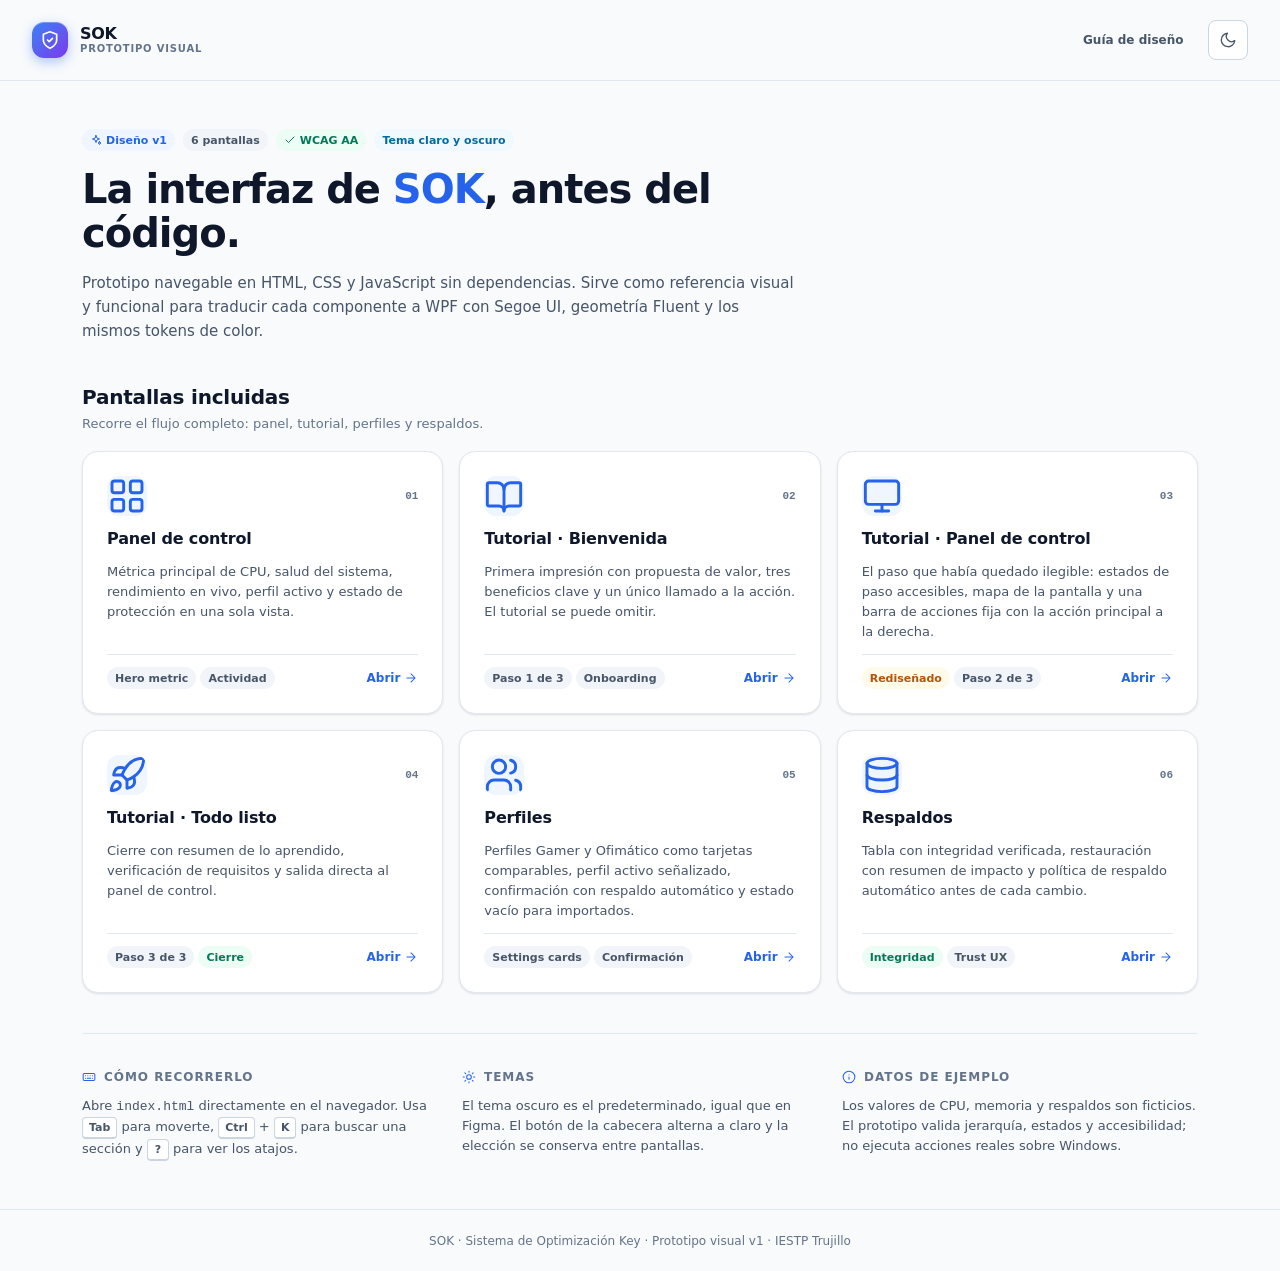
<file: docs/design/prototype/index.html>
<!DOCTYPE html>
<html lang="es" data-theme="dark">
<head>
  <meta charset="UTF-8">
  <meta name="viewport" content="width=device-width, initial-scale=1">
  <meta name="theme-color" content="#0B1120">
  <meta name="description" content="Prototipo visual navegable de SOK, Sistema de Optimización Key.">
  <title>SOK · Prototipo visual</title>
  <script>
    try {
      var stored = localStorage.getItem('sok-theme');
      document.documentElement.dataset.theme = stored === 'light' ? 'light' : 'dark';
    } catch (error) {
      document.documentElement.dataset.theme = 'dark';
    }
  </script>
  <link rel="stylesheet" href="tokens.css">
  <link rel="stylesheet" href="components.css">
  <link rel="stylesheet" href="layout.css">
  <link rel="stylesheet" href="motion.css">
</head>
<body class="cover">

  <header class="cover__header">
    <a class="cover__brand" href="index.html">
      <span class="logo-mark"><span data-icon="shield"></span></span>
      <span class="cover__brand-copy">
        <span class="cover__brand-name">SOK</span>
        <span class="cover__brand-tag">Prototipo visual</span>
      </span>
    </a>
    <div class="row">
      <a class="btn btn--ghost btn--sm" href="../README.md">Guía de diseño</a>
      <button class="theme-toggle" type="button" data-theme-toggle aria-pressed="true" aria-label="Cambiar a tema claro" data-tooltip="Cambiar tema">
        <span data-icon="moon" class="theme-toggle__moon icon"></span>
        <span data-icon="sun" class="theme-toggle__sun icon"></span>
      </button>
    </div>
  </header>

  <main class="cover__main">

    <div class="cover__intro">
      <div class="cover__badges">
        <span class="badge badge--accent"><span data-icon="sparkles"></span>Diseño v1</span>
        <span class="badge badge--neutral">6 pantallas</span>
        <span class="badge badge--success"><span data-icon="check"></span>WCAG AA</span>
        <span class="badge badge--info">Tema claro y oscuro</span>
      </div>
      <h1 class="cover__title">La interfaz de <em>SOK</em>, antes del código.</h1>
      <p class="cover__desc">
        Prototipo navegable en HTML, CSS y JavaScript sin dependencias. Sirve como referencia
        visual y funcional para traducir cada componente a WPF con Segoe UI, geometría Fluent
        y los mismos tokens de color.
      </p>
    </div>

    <section aria-labelledby="screens-title">
      <div class="section-heading" style="margin-bottom: var(--space-16);">
        <div class="section-heading__copy">
          <h2 class="section-heading__title" id="screens-title">Pantallas incluidas</h2>
          <p class="section-heading__desc">Recorre el flujo completo: panel, tutorial, perfiles y respaldos.</p>
        </div>
      </div>

      <div class="cover__grid">

        <a class="screen-card" href="screens/dashboard.html">
          <div class="screen-card__head">
            <span class="screen-card__icon" data-icon="dashboard"></span>
            <span class="screen-card__index">01</span>
          </div>
          <h3 class="screen-card__title">Panel de control</h3>
          <p class="screen-card__desc">
            Métrica principal de CPU, salud del sistema, rendimiento en vivo, perfil activo y
            estado de protección en una sola vista.
          </p>
          <div class="screen-card__foot">
            <div class="screen-card__tags">
              <span class="badge badge--neutral">Hero metric</span>
              <span class="badge badge--neutral">Actividad</span>
            </div>
            <span class="screen-card__cta">Abrir <span data-icon="arrow-right"></span></span>
          </div>
        </a>

        <a class="screen-card" href="screens/tutorial-welcome.html">
          <div class="screen-card__head">
            <span class="screen-card__icon" data-icon="book"></span>
            <span class="screen-card__index">02</span>
          </div>
          <h3 class="screen-card__title">Tutorial · Bienvenida</h3>
          <p class="screen-card__desc">
            Primera impresión con propuesta de valor, tres beneficios clave y un único llamado
            a la acción. El tutorial se puede omitir.
          </p>
          <div class="screen-card__foot">
            <div class="screen-card__tags">
              <span class="badge badge--neutral">Paso 1 de 3</span>
              <span class="badge badge--neutral">Onboarding</span>
            </div>
            <span class="screen-card__cta">Abrir <span data-icon="arrow-right"></span></span>
          </div>
        </a>

        <a class="screen-card" href="screens/tutorial-step02.html">
          <div class="screen-card__head">
            <span class="screen-card__icon" data-icon="monitor"></span>
            <span class="screen-card__index">03</span>
          </div>
          <h3 class="screen-card__title">Tutorial · Panel de control</h3>
          <p class="screen-card__desc">
            El paso que había quedado ilegible: estados de paso accesibles, mapa de la pantalla
            y una barra de acciones fija con la acción principal a la derecha.
          </p>
          <div class="screen-card__foot">
            <div class="screen-card__tags">
              <span class="badge badge--warning">Rediseñado</span>
              <span class="badge badge--neutral">Paso 2 de 3</span>
            </div>
            <span class="screen-card__cta">Abrir <span data-icon="arrow-right"></span></span>
          </div>
        </a>

        <a class="screen-card" href="screens/tutorial-final.html">
          <div class="screen-card__head">
            <span class="screen-card__icon" data-icon="rocket"></span>
            <span class="screen-card__index">04</span>
          </div>
          <h3 class="screen-card__title">Tutorial · Todo listo</h3>
          <p class="screen-card__desc">
            Cierre con resumen de lo aprendido, verificación de requisitos y salida directa al
            panel de control.
          </p>
          <div class="screen-card__foot">
            <div class="screen-card__tags">
              <span class="badge badge--neutral">Paso 3 de 3</span>
              <span class="badge badge--success">Cierre</span>
            </div>
            <span class="screen-card__cta">Abrir <span data-icon="arrow-right"></span></span>
          </div>
        </a>

        <a class="screen-card" href="screens/profiles.html">
          <div class="screen-card__head">
            <span class="screen-card__icon" data-icon="users"></span>
            <span class="screen-card__index">05</span>
          </div>
          <h3 class="screen-card__title">Perfiles</h3>
          <p class="screen-card__desc">
            Perfiles Gamer y Ofimático como tarjetas comparables, perfil activo señalizado,
            confirmación con respaldo automático y estado vacío para importados.
          </p>
          <div class="screen-card__foot">
            <div class="screen-card__tags">
              <span class="badge badge--neutral">Settings cards</span>
              <span class="badge badge--neutral">Confirmación</span>
            </div>
            <span class="screen-card__cta">Abrir <span data-icon="arrow-right"></span></span>
          </div>
        </a>

        <a class="screen-card" href="screens/backups.html">
          <div class="screen-card__head">
            <span class="screen-card__icon" data-icon="database"></span>
            <span class="screen-card__index">06</span>
          </div>
          <h3 class="screen-card__title">Respaldos</h3>
          <p class="screen-card__desc">
            Tabla con integridad verificada, restauración con resumen de impacto y política de
            respaldo automático antes de cada cambio.
          </p>
          <div class="screen-card__foot">
            <div class="screen-card__tags">
              <span class="badge badge--success">Integridad</span>
              <span class="badge badge--neutral">Trust UX</span>
            </div>
            <span class="screen-card__cta">Abrir <span data-icon="arrow-right"></span></span>
          </div>
        </a>

      </div>
    </section>

    <section class="cover__notes" aria-label="Notas del prototipo">
      <div class="cover__note">
        <h3 class="cover__note-title"><span data-icon="keyboard"></span>Cómo recorrerlo</h3>
        <p>
          Abre <code>index.html</code> directamente en el navegador. Usa <span class="kbd">Tab</span>
          para moverte, <span class="kbd">Ctrl</span> + <span class="kbd">K</span> para buscar una
          sección y <span class="kbd">?</span> para ver los atajos.
        </p>
      </div>
      <div class="cover__note">
        <h3 class="cover__note-title"><span data-icon="sun"></span>Temas</h3>
        <p>
          El tema oscuro es el predeterminado, igual que en Figma. El botón de la cabecera alterna
          a claro y la elección se conserva entre pantallas.
        </p>
      </div>
      <div class="cover__note">
        <h3 class="cover__note-title"><span data-icon="info"></span>Datos de ejemplo</h3>
        <p>
          Los valores de CPU, memoria y respaldos son ficticios. El prototipo valida jerarquía,
          estados y accesibilidad; no ejecuta acciones reales sobre Windows.
        </p>
      </div>
    </section>

  </main>

  <footer class="cover__footer">
    SOK · Sistema de Optimización Key · Prototipo visual v1 · IESTP Trujillo
  </footer>

  <script src="shell.js"></script>
  <script src="app.js"></script>
</body>
</html>
</file>
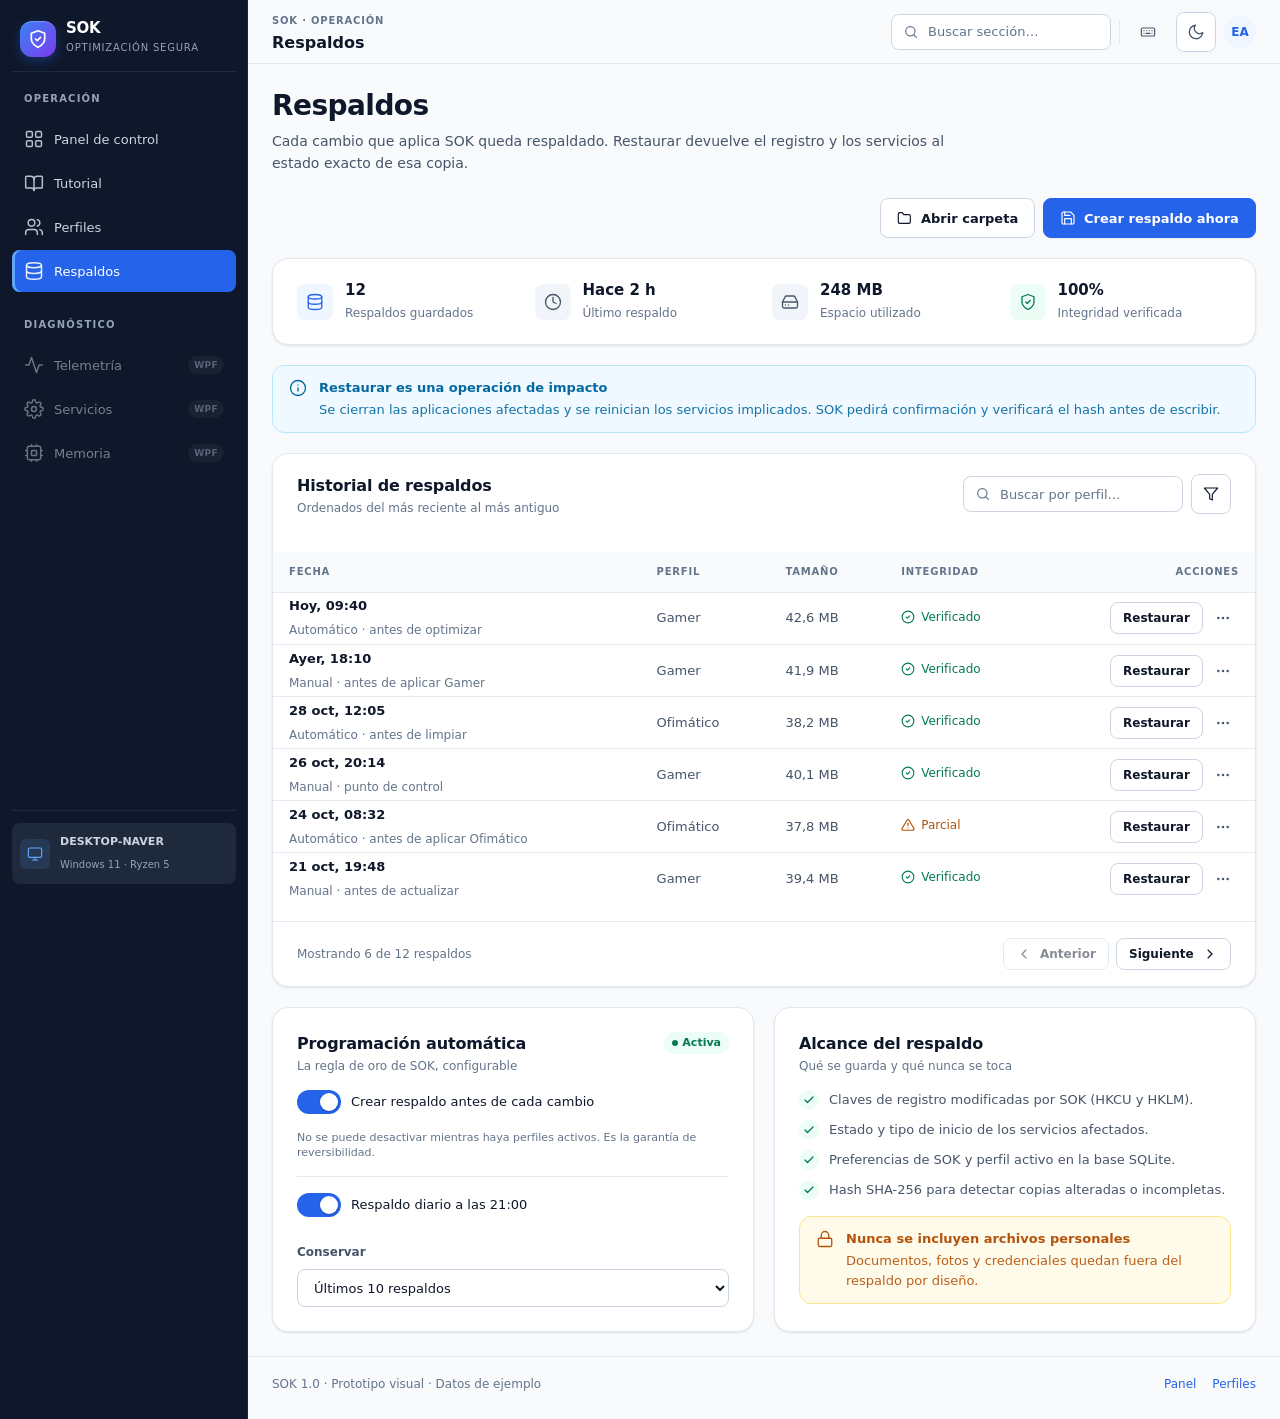
<file: docs/design/prototype/screens/backups.html>
<!DOCTYPE html>
<html lang="es" data-theme="dark">
<head>
  <meta charset="UTF-8">
  <meta name="viewport" content="width=device-width, initial-scale=1">
  <meta name="theme-color" content="#0B1120">
  <title>Respaldos · SOK</title>
  <script>
    try {
      var stored = localStorage.getItem('sok-theme');
      document.documentElement.dataset.theme = stored === 'light' ? 'light' : 'dark';
    } catch (error) {
      document.documentElement.dataset.theme = 'dark';
    }
  </script>
  <link rel="stylesheet" href="../tokens.css">
  <link rel="stylesheet" href="../components.css">
  <link rel="stylesheet" href="../layout.css">
  <link rel="stylesheet" href="../motion.css">
</head>
<body data-page="backups" data-title="Respaldos" data-section="Operación">

  <a class="skip-link" href="#main">Saltar al contenido</a>

  <div class="app">
    <aside id="sidebar-mount"></aside>

    <div class="main">
      <header id="header-mount"></header>

      <main class="content" id="main">

        <div class="page-head">
          <div class="page-head__copy">
            <h1 class="page-head__title">Respaldos</h1>
            <p class="page-head__desc">
              Cada cambio que aplica SOK queda respaldado. Restaurar devuelve el registro y los
              servicios al estado exacto de esa copia.
            </p>
          </div>
          <div class="page-head__actions">
            <button class="btn btn--secondary" type="button" data-toast="La carpeta de respaldos se abrirá en la versión WPF." data-toast-tone="info">
              <span data-icon="folder"></span>
              Abrir carpeta
            </button>
            <button class="btn btn--primary" type="button" data-dialog-open="dialog-backup">
              <span data-icon="save"></span>
              Crear respaldo ahora
            </button>
          </div>
        </div>

        <section class="backup-summary" aria-label="Resumen de respaldos">
          <div class="backup-summary__item">
            <span class="backup-summary__icon backup-summary__icon--accent"><span data-icon="database"></span></span>
            <div class="backup-summary__copy">
              <span class="backup-summary__value">12</span>
              <span class="backup-summary__label">Respaldos guardados</span>
            </div>
          </div>
          <div class="backup-summary__item">
            <span class="backup-summary__icon"><span data-icon="clock"></span></span>
            <div class="backup-summary__copy">
              <span class="backup-summary__value">Hace 2 h</span>
              <span class="backup-summary__label">Último respaldo</span>
            </div>
          </div>
          <div class="backup-summary__item">
            <span class="backup-summary__icon"><span data-icon="drive"></span></span>
            <div class="backup-summary__copy">
              <span class="backup-summary__value">248 MB</span>
              <span class="backup-summary__label">Espacio utilizado</span>
            </div>
          </div>
          <div class="backup-summary__item">
            <span class="backup-summary__icon backup-summary__icon--success"><span data-icon="shield"></span></span>
            <div class="backup-summary__copy">
              <span class="backup-summary__value">100%</span>
              <span class="backup-summary__label">Integridad verificada</span>
            </div>
          </div>
        </section>

        <div class="infobar infobar--info">
          <span class="infobar__icon" data-icon="info"></span>
          <div class="infobar__content">
            <strong class="infobar__title">Restaurar es una operación de impacto</strong>
            <span class="infobar__text">Se cierran las aplicaciones afectadas y se reinician los servicios implicados. SOK pedirá confirmación y verificará el hash antes de escribir.</span>
          </div>
        </div>

        <section class="card card--flush" aria-labelledby="history-title">
          <div class="card__header" style="padding: var(--space-20) var(--space-24);">
            <div class="card__heading">
              <h2 class="card__title" id="history-title">Historial de respaldos</h2>
              <p class="card__subtitle">Ordenados del más reciente al más antiguo</p>
            </div>
            <div class="card__actions">
              <div class="search" style="min-width: 180px;">
                <span data-icon="search"></span>
                <input class="search__input" type="search" placeholder="Buscar por perfil…" aria-label="Buscar respaldos por perfil">
              </div>
              <button class="btn btn--secondary btn--icon" type="button" aria-label="Filtrar respaldos" data-tooltip="Filtrar">
                <span data-icon="filter"></span>
              </button>
            </div>
          </div>

          <div class="table-wrap">
            <table class="table">
              <caption class="visually-hidden">Historial de respaldos con fecha, perfil, tamaño, integridad y acciones</caption>
              <thead>
                <tr>
                  <th scope="col">Fecha</th>
                  <th scope="col">Perfil</th>
                  <th scope="col">Tamaño</th>
                  <th scope="col">Integridad</th>
                  <th scope="col" style="text-align: right;">Acciones</th>
                </tr>
              </thead>
              <tbody>
                <tr>
                  <td>
                    <div class="table__primary">
                      <strong>Hoy, 09:40</strong>
                      <span>Automático · antes de optimizar</span>
                    </div>
                  </td>
                  <td>Gamer</td>
                  <td class="table__num">42,6 MB</td>
                  <td><span class="integrity integrity--ok"><span data-icon="check-circle"></span>Verificado</span></td>
                  <td>
                    <div class="table__actions">
                      <button class="btn btn--secondary btn--sm" type="button"
                              data-dialog-open="dialog-restore"
                              data-restore-date="Hoy, 09:40"
                              data-restore-profile="Gamer"
                              data-restore-size="42,6 MB"
                              data-restore-hash="a3f1…9c2e">Restaurar</button>
                      <button class="btn btn--ghost btn--icon btn--sm" type="button" aria-label="Más acciones" data-tooltip="Más acciones"
                              data-toast="Las acciones adicionales estarán disponibles en la versión WPF." data-toast-tone="info">
                        <span data-icon="more"></span>
                      </button>
                    </div>
                  </td>
                </tr>

                <tr>
                  <td>
                    <div class="table__primary">
                      <strong>Ayer, 18:10</strong>
                      <span>Manual · antes de aplicar Gamer</span>
                    </div>
                  </td>
                  <td>Gamer</td>
                  <td class="table__num">41,9 MB</td>
                  <td><span class="integrity integrity--ok"><span data-icon="check-circle"></span>Verificado</span></td>
                  <td>
                    <div class="table__actions">
                      <button class="btn btn--secondary btn--sm" type="button"
                              data-dialog-open="dialog-restore"
                              data-restore-date="Ayer, 18:10"
                              data-restore-profile="Gamer"
                              data-restore-size="41,9 MB"
                              data-restore-hash="7b40…1d88">Restaurar</button>
                      <button class="btn btn--ghost btn--icon btn--sm" type="button" aria-label="Más acciones" data-tooltip="Más acciones"
                              data-toast="Las acciones adicionales estarán disponibles en la versión WPF." data-toast-tone="info">
                        <span data-icon="more"></span>
                      </button>
                    </div>
                  </td>
                </tr>

                <tr>
                  <td>
                    <div class="table__primary">
                      <strong>28 oct, 12:05</strong>
                      <span>Automático · antes de limpiar</span>
                    </div>
                  </td>
                  <td>Ofimático</td>
                  <td class="table__num">38,2 MB</td>
                  <td><span class="integrity integrity--ok"><span data-icon="check-circle"></span>Verificado</span></td>
                  <td>
                    <div class="table__actions">
                      <button class="btn btn--secondary btn--sm" type="button"
                              data-dialog-open="dialog-restore"
                              data-restore-date="28 oct, 12:05"
                              data-restore-profile="Ofimático"
                              data-restore-size="38,2 MB"
                              data-restore-hash="c9e2…4a71">Restaurar</button>
                      <button class="btn btn--ghost btn--icon btn--sm" type="button" aria-label="Más acciones" data-tooltip="Más acciones"
                              data-toast="Las acciones adicionales estarán disponibles en la versión WPF." data-toast-tone="info">
                        <span data-icon="more"></span>
                      </button>
                    </div>
                  </td>
                </tr>

                <tr>
                  <td>
                    <div class="table__primary">
                      <strong>26 oct, 20:14</strong>
                      <span>Manual · punto de control</span>
                    </div>
                  </td>
                  <td>Gamer</td>
                  <td class="table__num">40,1 MB</td>
                  <td><span class="integrity integrity--ok"><span data-icon="check-circle"></span>Verificado</span></td>
                  <td>
                    <div class="table__actions">
                      <button class="btn btn--secondary btn--sm" type="button"
                              data-dialog-open="dialog-restore"
                              data-restore-date="26 oct, 20:14"
                              data-restore-profile="Gamer"
                              data-restore-size="40,1 MB"
                              data-restore-hash="e18c…77b3">Restaurar</button>
                      <button class="btn btn--ghost btn--icon btn--sm" type="button" aria-label="Más acciones" data-tooltip="Más acciones"
                              data-toast="Las acciones adicionales estarán disponibles en la versión WPF." data-toast-tone="info">
                        <span data-icon="more"></span>
                      </button>
                    </div>
                  </td>
                </tr>

                <tr>
                  <td>
                    <div class="table__primary">
                      <strong>24 oct, 08:32</strong>
                      <span>Automático · antes de aplicar Ofimático</span>
                    </div>
                  </td>
                  <td>Ofimático</td>
                  <td class="table__num">37,8 MB</td>
                  <td><span class="integrity integrity--warn"><span data-icon="alert-triangle"></span>Parcial</span></td>
                  <td>
                    <div class="table__actions">
                      <button class="btn btn--secondary btn--sm" type="button"
                              data-dialog-open="dialog-restore"
                              data-restore-date="24 oct, 08:32"
                              data-restore-profile="Ofimático"
                              data-restore-size="37,8 MB"
                              data-restore-hash="5d7a…0f16">Restaurar</button>
                      <button class="btn btn--ghost btn--icon btn--sm" type="button" aria-label="Más acciones" data-tooltip="Más acciones"
                              data-toast="Las acciones adicionales estarán disponibles en la versión WPF." data-toast-tone="info">
                        <span data-icon="more"></span>
                      </button>
                    </div>
                  </td>
                </tr>

                <tr>
                  <td>
                    <div class="table__primary">
                      <strong>21 oct, 19:48</strong>
                      <span>Manual · antes de actualizar</span>
                    </div>
                  </td>
                  <td>Gamer</td>
                  <td class="table__num">39,4 MB</td>
                  <td><span class="integrity integrity--ok"><span data-icon="check-circle"></span>Verificado</span></td>
                  <td>
                    <div class="table__actions">
                      <button class="btn btn--secondary btn--sm" type="button"
                              data-dialog-open="dialog-restore"
                              data-restore-date="21 oct, 19:48"
                              data-restore-profile="Gamer"
                              data-restore-size="39,4 MB"
                              data-restore-hash="2f90…6c47">Restaurar</button>
                      <button class="btn btn--ghost btn--icon btn--sm" type="button" aria-label="Más acciones" data-tooltip="Más acciones"
                              data-toast="Las acciones adicionales estarán disponibles en la versión WPF." data-toast-tone="info">
                        <span data-icon="more"></span>
                      </button>
                    </div>
                  </td>
                </tr>
              </tbody>
            </table>
          </div>

          <div class="card__footer" style="padding: var(--space-16) var(--space-24); margin: 0;">
            <span class="metric__meta">Mostrando 6 de 12 respaldos</span>
            <div class="card__actions">
              <button class="btn btn--secondary btn--sm" type="button" disabled>
                <span data-icon="chevron-left"></span>
                Anterior
              </button>
              <button class="btn btn--secondary btn--sm" type="button" data-toast="La paginación completa llega con la versión WPF." data-toast-tone="info">
                Siguiente
                <span data-icon="chevron-right"></span>
              </button>
            </div>
          </div>
        </section>

        <div class="grid grid--2">

          <section class="card" aria-labelledby="schedule-title">
            <div class="card__header">
              <div class="card__heading">
                <h2 class="card__title" id="schedule-title">Programación automática</h2>
                <p class="card__subtitle">La regla de oro de SOK, configurable</p>
              </div>
              <span class="badge badge--success badge--dot">Activa</span>
            </div>

            <div class="card__body">
              <label class="toggle">
                <input type="checkbox" checked>
                <span class="toggle__track"><span class="toggle__thumb"></span></span>
                <span class="toggle__label">Crear respaldo antes de cada cambio</span>
              </label>
              <p class="field__hint">No se puede desactivar mientras haya perfiles activos. Es la garantía de reversibilidad.</p>

              <hr class="divider">

              <label class="toggle">
                <input type="checkbox" checked>
                <span class="toggle__track"><span class="toggle__thumb"></span></span>
                <span class="toggle__label">Respaldo diario a las 21:00</span>
              </label>

              <div class="field" style="margin-top: var(--space-8);">
                <label class="field__label" for="retention">Conservar</label>
                <select class="select" id="retention">
                  <option>Últimos 10 respaldos</option>
                  <option>Últimos 20 respaldos</option>
                  <option>Últimos 30 días</option>
                  <option>Sin límite</option>
                </select>
              </div>
            </div>
          </section>

          <section class="card" aria-labelledby="scope-title">
            <div class="card__header">
              <div class="card__heading">
                <h2 class="card__title" id="scope-title">Alcance del respaldo</h2>
                <p class="card__subtitle">Qué se guarda y qué nunca se toca</p>
              </div>
            </div>

            <div class="card__body">
              <div class="checklist">
                <div class="checklist__item">
                  <span class="checklist__icon"><span data-icon="check"></span></span>
                  <span>Claves de registro modificadas por SOK (HKCU y HKLM).</span>
                </div>
                <div class="checklist__item">
                  <span class="checklist__icon"><span data-icon="check"></span></span>
                  <span>Estado y tipo de inicio de los servicios afectados.</span>
                </div>
                <div class="checklist__item">
                  <span class="checklist__icon"><span data-icon="check"></span></span>
                  <span>Preferencias de SOK y perfil activo en la base SQLite.</span>
                </div>
                <div class="checklist__item">
                  <span class="checklist__icon"><span data-icon="check"></span></span>
                  <span>Hash SHA-256 para detectar copias alteradas o incompletas.</span>
                </div>
              </div>

              <div class="infobar infobar--warning">
                <span class="infobar__icon" data-icon="lock"></span>
                <div class="infobar__content">
                  <strong class="infobar__title">Nunca se incluyen archivos personales</strong>
                  <span class="infobar__text">Documentos, fotos y credenciales quedan fuera del respaldo por diseño.</span>
                </div>
              </div>
            </div>
          </section>
        </div>

      </main>

      <footer class="footer">
        <span>SOK 1.0 · Prototipo visual · Datos de ejemplo</span>
        <div class="footer__links">
          <a href="dashboard.html">Panel</a>
          <a href="profiles.html">Perfiles</a>
        </div>
      </footer>
    </div>
  </div>

  <!-- Restaurar -->
  <div class="dialog" id="dialog-restore" role="dialog" aria-modal="true" aria-labelledby="restore-title" aria-hidden="true" hidden>
    <div class="dialog__backdrop"></div>
    <div class="dialog__panel">
      <div class="dialog__header">
        <div class="dialog__heading">
          <span class="dialog__icon" style="background: var(--color-danger-bg); color: var(--color-danger-fg);">
            <span data-icon="rotate-ccw"></span>
          </span>
          <div>
            <h2 class="dialog__title" id="restore-title">Restaurar respaldo</h2>
            <p class="dialog__subtitle"><span data-fill="date">Hoy, 09:40</span> · perfil <span data-fill="profile">Gamer</span></p>
          </div>
        </div>
        <button class="btn btn--ghost btn--icon btn--sm" type="button" data-dialog-close aria-label="Cerrar">
          <span data-icon="x"></span>
        </button>
      </div>

      <div class="dialog__body">
        <div class="infobar infobar--danger">
          <span class="infobar__icon" data-icon="alert-triangle"></span>
          <div class="infobar__content">
            <strong class="infobar__title">Se sobrescribirá el estado actual</strong>
            <span class="infobar__text">Las claves y servicios modificados después de este respaldo volverán a su valor anterior. Los archivos personales no se ven afectados.</span>
          </div>
        </div>

        <dl class="dialog__summary">
          <div class="dialog__summary-row"><dt>Fecha del respaldo</dt><dd data-fill="date">Hoy, 09:40</dd></div>
          <div class="dialog__summary-row"><dt>Perfil</dt><dd data-fill="profile">Gamer</dd></div>
          <div class="dialog__summary-row"><dt>Tamaño</dt><dd data-fill="size">42,6 MB</dd></div>
          <div class="dialog__summary-row"><dt>Hash SHA-256</dt><dd><code data-fill="hash">a3f1…9c2e</code></dd></div>
          <div class="dialog__summary-row"><dt>Servicios a reiniciar</dt><dd>4</dd></div>
        </dl>

        <label class="toggle">
          <input type="checkbox" data-guard="restore-confirm">
          <span class="toggle__track"><span class="toggle__thumb"></span></span>
          <span class="toggle__label">Entiendo que se reiniciarán los servicios afectados</span>
        </label>
      </div>

      <div class="dialog__footer">
        <button class="btn btn--secondary" type="button" data-dialog-close data-autofocus>Cancelar</button>
        <button class="btn btn--danger" id="restore-confirm" type="button" disabled data-dialog-close
                data-toast-title="Respaldo restaurado"
                data-toast="El estado anterior quedó aplicado. Los servicios se reiniciaron correctamente."
                data-toast-tone="success">
          Restaurar respaldo
        </button>
      </div>
    </div>
  </div>

  <!-- Crear respaldo -->
  <div class="dialog" id="dialog-backup" role="dialog" aria-modal="true" aria-labelledby="backup-title" aria-hidden="true" hidden>
    <div class="dialog__backdrop"></div>
    <div class="dialog__panel">
      <div class="dialog__header">
        <div class="dialog__heading">
          <span class="dialog__icon" style="background: var(--color-accent-subtle); color: var(--color-accent-default);">
            <span data-icon="save"></span>
          </span>
          <div>
            <h2 class="dialog__title" id="backup-title">Crear un respaldo</h2>
            <p class="dialog__subtitle">Copia de seguridad del estado actual</p>
          </div>
        </div>
        <button class="btn btn--ghost btn--icon btn--sm" type="button" data-dialog-close aria-label="Cerrar">
          <span data-icon="x"></span>
        </button>
      </div>

      <div class="dialog__body">
        <p>Se guardarán las claves de registro y el estado de los servicios modificados por SOK. El respaldo se verifica con SHA-256 al finalizar.</p>
        <dl class="dialog__summary">
          <div class="dialog__summary-row"><dt>Contenido</dt><dd>Registro + servicios</dd></div>
          <div class="dialog__summary-row"><dt>Tamaño estimado</dt><dd>42,6 MB</dd></div>
          <div class="dialog__summary-row"><dt>Ubicación</dt><dd>%LOCALAPPDATA%\SOK\Backups</dd></div>
        </dl>
      </div>

      <div class="dialog__footer">
        <button class="btn btn--secondary" type="button" data-dialog-close data-autofocus>Cancelar</button>
        <button class="btn btn--primary" type="button" data-dialog-close
                data-toast-title="Respaldo creado"
                data-toast="42,6 MB · integridad verificada con SHA-256."
                data-toast-tone="success">
          Crear respaldo
        </button>
      </div>
    </div>
  </div>

  <script src="../shell.js"></script>
  <script src="../app.js"></script>
</body>
</html>
</file>
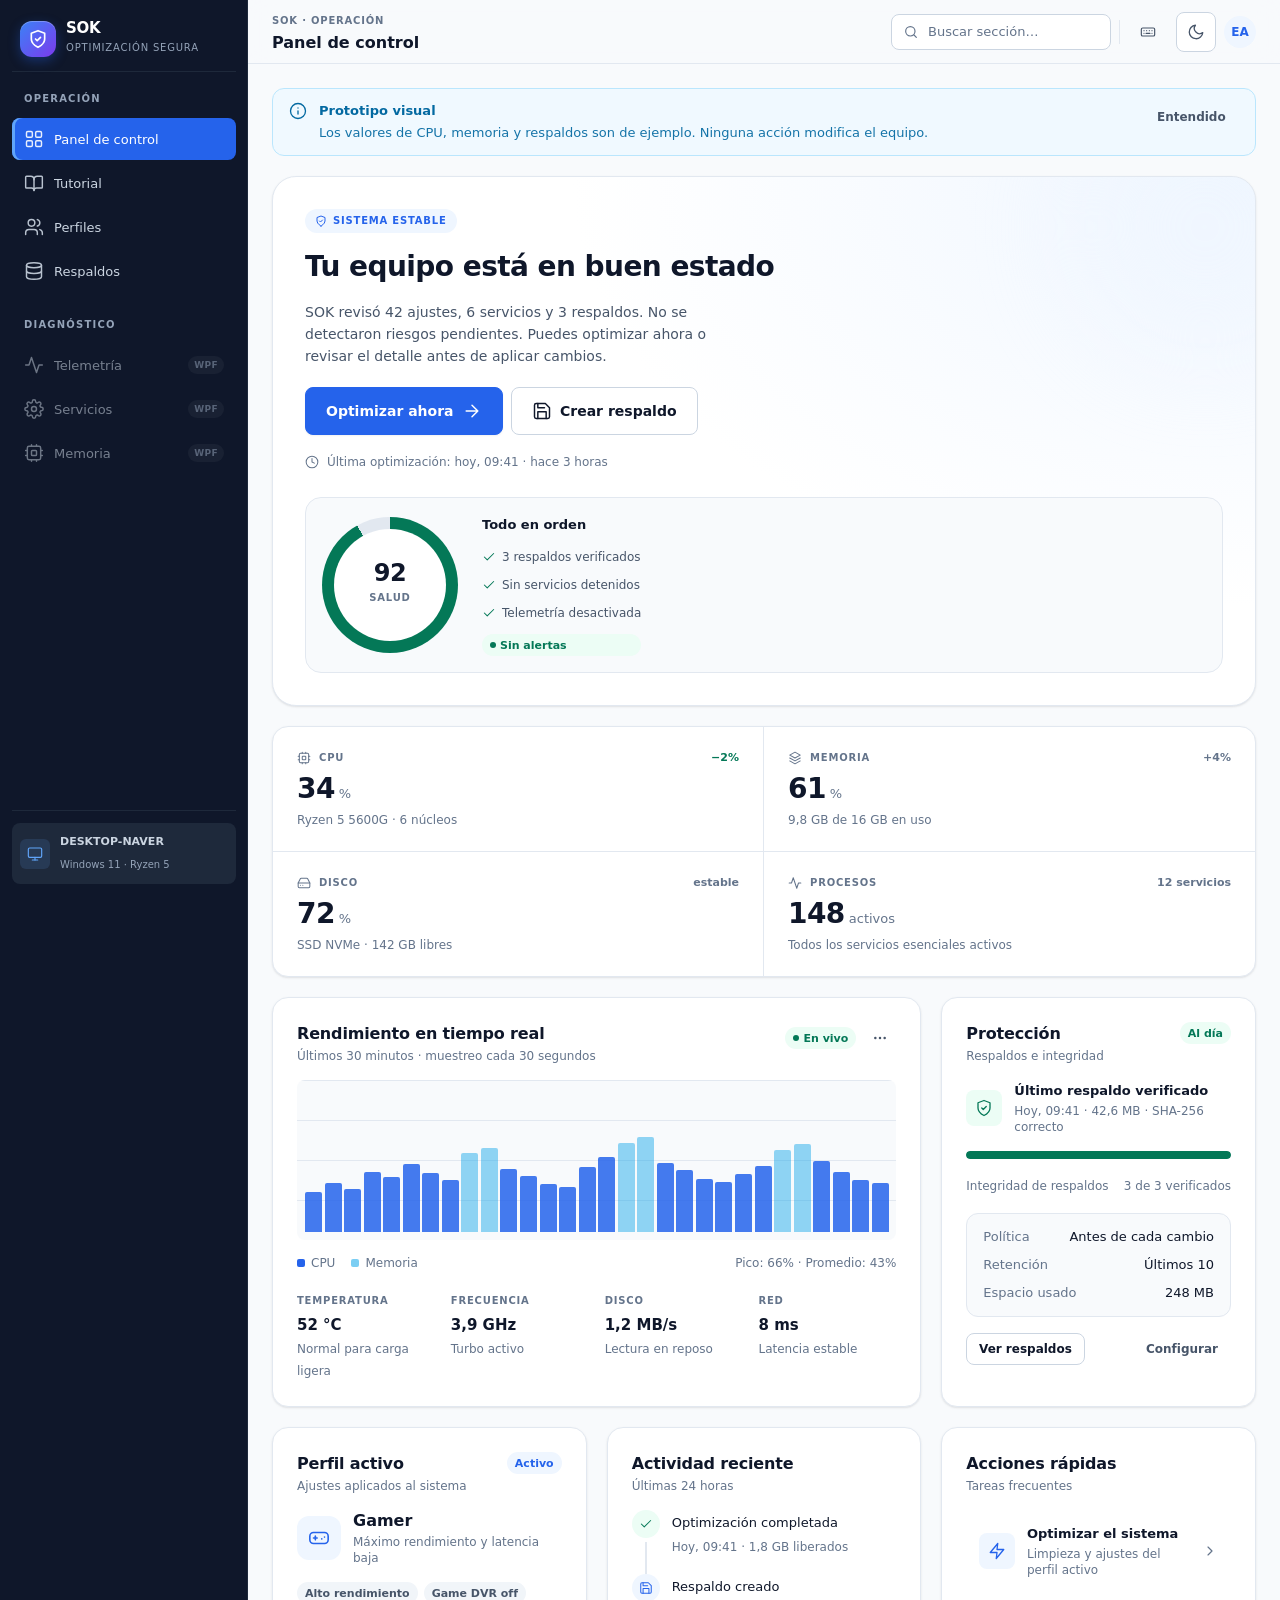
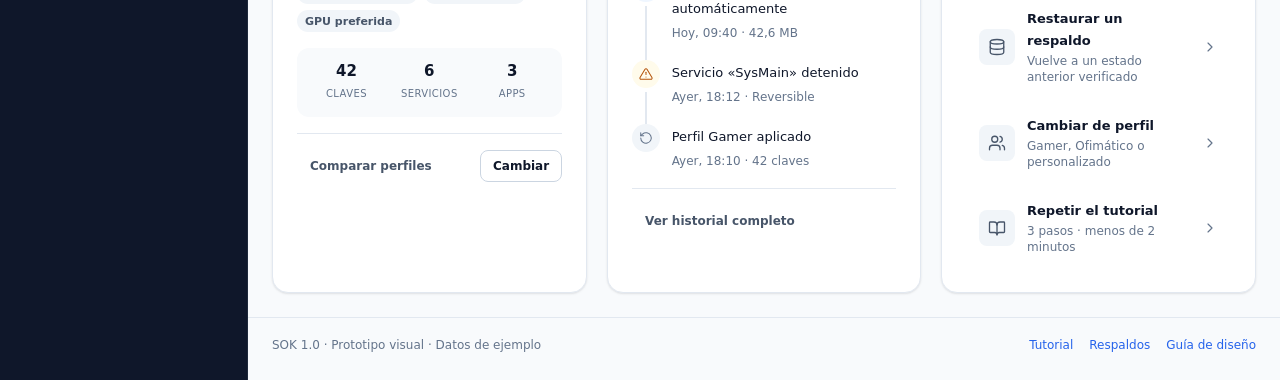
<file: docs/design/prototype/screens/dashboard.html>
<!DOCTYPE html>
<html lang="es" data-theme="dark">
<head>
  <meta charset="UTF-8">
  <meta name="viewport" content="width=device-width, initial-scale=1">
  <meta name="theme-color" content="#0B1120">
  <title>Panel de control · SOK</title>
  <script>
    try {
      var stored = localStorage.getItem('sok-theme');
      document.documentElement.dataset.theme = stored === 'light' ? 'light' : 'dark';
    } catch (error) {
      document.documentElement.dataset.theme = 'dark';
    }
  </script>
  <link rel="stylesheet" href="../tokens.css">
  <link rel="stylesheet" href="../components.css">
  <link rel="stylesheet" href="../layout.css">
  <link rel="stylesheet" href="../motion.css">
</head>
<body data-page="dashboard" data-title="Panel de control" data-section="Operación">

  <a class="skip-link" href="#main">Saltar al contenido</a>

  <div class="app">
    <aside id="sidebar-mount"></aside>

    <div class="main">
      <header id="header-mount"></header>

      <main class="content" id="main">

        <div class="infobar infobar--info" id="demo-note">
          <span class="infobar__icon" data-icon="info"></span>
          <div class="infobar__content">
            <strong class="infobar__title">Prototipo visual</strong>
            <span class="infobar__text">Los valores de CPU, memoria y respaldos son de ejemplo. Ninguna acción modifica el equipo.</span>
          </div>
          <button class="btn btn--ghost btn--sm" type="button" data-dismiss="demo-note">Entendido</button>
        </div>

        <section class="hero" aria-labelledby="hero-title">
          <div class="hero__copy">
            <span class="hero__eyebrow"><span data-icon="shield"></span>Sistema estable</span>
            <h1 class="hero__title" id="hero-title">Tu equipo está en buen estado</h1>
            <p class="hero__desc">
              SOK revisó 42 ajustes, 6 servicios y 3 respaldos. No se detectaron riesgos
              pendientes. Puedes optimizar ahora o revisar el detalle antes de aplicar cambios.
            </p>
            <div class="hero__actions">
              <button class="btn btn--primary btn--lg" type="button" data-dialog-open="dialog-optimize">
                Optimizar ahora
                <span data-icon="arrow-right"></span>
              </button>
              <button class="btn btn--secondary btn--lg" type="button" data-dialog-open="dialog-backup">
                <span data-icon="save"></span>
                Crear respaldo
              </button>
            </div>
            <p class="metric__meta">
              <span data-icon="clock"></span>
              Última optimización: hoy, 09:41 · hace 3 horas
            </p>
          </div>

          <div class="hero__aside">
            <div class="ring ring--success" style="--value: 92; --ring-size: 136px; --ring-thickness: 12px;"
                 role="img" aria-label="Salud del sistema: 92 de 100">
              <div class="ring__content">
                <span class="ring__value">92</span>
                <span class="ring__label">Salud</span>
              </div>
            </div>
            <div class="hero__ring-copy">
              <p class="hero__ring-title">Todo en orden</p>
              <ul class="hero__ring-list">
                <li><span data-icon="check"></span>3 respaldos verificados</li>
                <li><span data-icon="check"></span>Sin servicios detenidos</li>
                <li><span data-icon="check"></span>Telemetría desactivada</li>
              </ul>
              <span class="badge badge--success badge--dot">Sin alertas</span>
            </div>
          </div>
        </section>

        <section class="metric-strip" aria-label="Métricas del sistema">
          <div class="metric-strip__item">
            <div class="metric-strip__head">
              <span class="metric__label"><span data-icon="cpu"></span>CPU</span>
              <span class="metric__trend metric__trend--good">−2%</span>
            </div>
            <div class="metric__value metric__value--sm">34<span class="metric__unit">%</span></div>
            <div class="metric__meta">Ryzen 5 5600G · 6 núcleos</div>
          </div>

          <div class="metric-strip__item">
            <div class="metric-strip__head">
              <span class="metric__label"><span data-icon="layers"></span>Memoria</span>
              <span class="metric__trend metric__trend--neutral">+4%</span>
            </div>
            <div class="metric__value metric__value--sm">61<span class="metric__unit">%</span></div>
            <div class="metric__meta">9,8 GB de 16 GB en uso</div>
          </div>

          <div class="metric-strip__item">
            <div class="metric-strip__head">
              <span class="metric__label"><span data-icon="drive"></span>Disco</span>
              <span class="metric__trend metric__trend--neutral">estable</span>
            </div>
            <div class="metric__value metric__value--sm">72<span class="metric__unit">%</span></div>
            <div class="metric__meta">SSD NVMe · 142 GB libres</div>
          </div>

          <div class="metric-strip__item">
            <div class="metric-strip__head">
              <span class="metric__label"><span data-icon="activity"></span>Procesos</span>
              <span class="metric__trend metric__trend--neutral">12 servicios</span>
            </div>
            <div class="metric__value metric__value--sm">148<span class="metric__unit">activos</span></div>
            <div class="metric__meta">Todos los servicios esenciales activos</div>
          </div>
        </section>

        <div class="grid grid--12">

          <section class="card col-8" aria-labelledby="chart-title">
            <div class="card__header">
              <div class="card__heading">
                <h2 class="card__title" id="chart-title">Rendimiento en tiempo real</h2>
                <p class="card__subtitle">Últimos 30 minutos · muestreo cada 30 segundos</p>
              </div>
              <div class="card__actions">
                <span class="badge badge--success badge--dot">En vivo</span>
                <button class="btn btn--ghost btn--icon btn--sm" type="button" aria-label="Más opciones de la gráfica" data-tooltip="Opciones">
                  <span data-icon="more"></span>
                </button>
              </div>
            </div>

            <div class="card__body">
              <div class="chart">
                <div class="chart__canvas" role="img" aria-label="Gráfica de uso de CPU y memoria durante los últimos 30 minutos. La CPU se mantiene entre 20 y 45 por ciento.">
                  <div class="chart__bars" aria-hidden="true">
                    <div class="chart__bar" style="height: 28%"></div>
                    <div class="chart__bar" style="height: 34%"></div>
                    <div class="chart__bar" style="height: 30%"></div>
                    <div class="chart__bar" style="height: 42%"></div>
                    <div class="chart__bar" style="height: 38%"></div>
                    <div class="chart__bar" style="height: 47%"></div>
                    <div class="chart__bar" style="height: 41%"></div>
                    <div class="chart__bar" style="height: 36%"></div>
                    <div class="chart__bar chart__bar--muted" style="height: 55%"></div>
                    <div class="chart__bar chart__bar--muted" style="height: 58%"></div>
                    <div class="chart__bar" style="height: 44%"></div>
                    <div class="chart__bar" style="height: 39%"></div>
                    <div class="chart__bar" style="height: 33%"></div>
                    <div class="chart__bar" style="height: 31%"></div>
                    <div class="chart__bar" style="height: 45%"></div>
                    <div class="chart__bar" style="height: 52%"></div>
                    <div class="chart__bar chart__bar--muted" style="height: 62%"></div>
                    <div class="chart__bar chart__bar--muted" style="height: 66%"></div>
                    <div class="chart__bar" style="height: 48%"></div>
                    <div class="chart__bar" style="height: 43%"></div>
                    <div class="chart__bar" style="height: 37%"></div>
                    <div class="chart__bar" style="height: 35%"></div>
                    <div class="chart__bar" style="height: 40%"></div>
                    <div class="chart__bar" style="height: 46%"></div>
                    <div class="chart__bar chart__bar--muted" style="height: 57%"></div>
                    <div class="chart__bar chart__bar--muted" style="height: 61%"></div>
                    <div class="chart__bar" style="height: 49%"></div>
                    <div class="chart__bar" style="height: 42%"></div>
                    <div class="chart__bar" style="height: 36%"></div>
                    <div class="chart__bar" style="height: 34%"></div>
                  </div>
                </div>
                <div class="chart__legend">
                  <span class="chart__legend-item"><span class="chart__swatch"></span>CPU</span>
                  <span class="chart__legend-item"><span class="chart__swatch chart__swatch--alt"></span>Memoria</span>
                  <span class="row__spacer"></span>
                  <span>Pico: 66% · Promedio: 43%</span>
                </div>
              </div>

              <div class="stat-grid">
                <div class="stat">
                  <span class="stat__label">Temperatura</span>
                  <span class="stat__value">52 °C</span>
                  <span class="stat__meta">Normal para carga ligera</span>
                </div>
                <div class="stat">
                  <span class="stat__label">Frecuencia</span>
                  <span class="stat__value">3,9 GHz</span>
                  <span class="stat__meta">Turbo activo</span>
                </div>
                <div class="stat">
                  <span class="stat__label">Disco</span>
                  <span class="stat__value">1,2 MB/s</span>
                  <span class="stat__meta">Lectura en reposo</span>
                </div>
                <div class="stat">
                  <span class="stat__label">Red</span>
                  <span class="stat__value">8 ms</span>
                  <span class="stat__meta">Latencia estable</span>
                </div>
              </div>
            </div>
          </section>

          <section class="card col-4" aria-labelledby="protection-title">
            <div class="card__header">
              <div class="card__heading">
                <h2 class="card__title" id="protection-title">Protección</h2>
                <p class="card__subtitle">Respaldos e integridad</p>
              </div>
              <span class="badge badge--success">Al día</span>
            </div>

            <div class="card__body">
              <div class="row">
                <span class="quick-action__icon" style="background: var(--color-success-bg); color: var(--color-success-fg);">
                  <span data-icon="shield"></span>
                </span>
                <div class="quick-action__copy">
                  <span class="quick-action__title">Último respaldo verificado</span>
                  <span class="quick-action__desc">Hoy, 09:41 · 42,6 MB · SHA-256 correcto</span>
                </div>
              </div>

              <div class="progress progress--success">
                <div class="progress__fill" style="width: 100%"></div>
              </div>
              <div class="progress__legend">
                <span>Integridad de respaldos</span>
                <span>3 de 3 verificados</span>
              </div>

              <dl class="dialog__summary" style="gap: var(--space-6);">
                <div class="dialog__summary-row">
                  <dt>Política</dt>
                  <dd>Antes de cada cambio</dd>
                </div>
                <div class="dialog__summary-row">
                  <dt>Retención</dt>
                  <dd>Últimos 10</dd>
                </div>
                <div class="dialog__summary-row">
                  <dt>Espacio usado</dt>
                  <dd>248 MB</dd>
                </div>
              </dl>
            </div>

            <div class="card__footer" style="border-top: 0; padding-top: 0;">
              <a class="btn btn--secondary btn--sm" href="backups.html">Ver respaldos</a>
              <a class="btn btn--ghost btn--sm" href="backups.html">Configurar</a>
            </div>
          </section>
        </div>

        <div class="grid grid--12">

          <section class="card col-4" aria-labelledby="profile-title">
            <div class="card__header">
              <div class="card__heading">
                <h2 class="card__title" id="profile-title">Perfil activo</h2>
                <p class="card__subtitle">Ajustes aplicados al sistema</p>
              </div>
              <span class="badge badge--accent">Activo</span>
            </div>

            <div class="card__body">
              <div class="row">
                <span class="profile-card__icon"><span data-icon="gamepad"></span></span>
                <div class="profile-card__copy">
                  <span class="profile-card__name">Gamer</span>
                  <span class="profile-card__desc">Máximo rendimiento y latencia baja</span>
                </div>
              </div>

              <div class="profile-card__tags">
                <span class="badge badge--neutral">Alto rendimiento</span>
                <span class="badge badge--neutral">Game DVR off</span>
                <span class="badge badge--neutral">GPU preferida</span>
              </div>

              <div class="profile-card__stats">
                <div class="profile-card__stat">
                  <span class="profile-card__stat-value">42</span>
                  <span class="profile-card__stat-label">Claves</span>
                </div>
                <div class="profile-card__stat">
                  <span class="profile-card__stat-value">6</span>
                  <span class="profile-card__stat-label">Servicios</span>
                </div>
                <div class="profile-card__stat">
                  <span class="profile-card__stat-value">3</span>
                  <span class="profile-card__stat-label">Apps</span>
                </div>
              </div>
            </div>

            <div class="card__footer">
              <a class="btn btn--ghost btn--sm" href="profiles.html">Comparar perfiles</a>
              <a class="btn btn--secondary btn--sm" href="profiles.html">Cambiar</a>
            </div>
          </section>

          <section class="card col-4" aria-labelledby="activity-title">
            <div class="card__header">
              <div class="card__heading">
                <h2 class="card__title" id="activity-title">Actividad reciente</h2>
                <p class="card__subtitle">Últimas 24 horas</p>
              </div>
            </div>

            <div class="card__body">
              <ol class="activity">
                <li class="activity__item">
                  <span class="activity__marker activity__marker--success"><span data-icon="check"></span></span>
                  <div class="activity__copy">
                    <span class="activity__title">Optimización completada</span>
                    <span class="activity__meta">Hoy, 09:41 · 1,8 GB liberados</span>
                  </div>
                </li>
                <li class="activity__item">
                  <span class="activity__marker activity__marker--accent"><span data-icon="save"></span></span>
                  <div class="activity__copy">
                    <span class="activity__title">Respaldo creado automáticamente</span>
                    <span class="activity__meta">Hoy, 09:40 · 42,6 MB</span>
                  </div>
                </li>
                <li class="activity__item">
                  <span class="activity__marker activity__marker--warning"><span data-icon="alert-triangle"></span></span>
                  <div class="activity__copy">
                    <span class="activity__title">Servicio «SysMain» detenido</span>
                    <span class="activity__meta">Ayer, 18:12 · Reversible</span>
                  </div>
                </li>
                <li class="activity__item">
                  <span class="activity__marker"><span data-icon="rotate-ccw"></span></span>
                  <div class="activity__copy">
                    <span class="activity__title">Perfil Gamer aplicado</span>
                    <span class="activity__meta">Ayer, 18:10 · 42 claves</span>
                  </div>
                </li>
              </ol>
            </div>

            <div class="card__footer">
              <a class="btn btn--ghost btn--sm" href="#">Ver historial completo</a>
            </div>
          </section>

          <section class="card col-4" aria-labelledby="quick-title">
            <div class="card__header">
              <div class="card__heading">
                <h2 class="card__title" id="quick-title">Acciones rápidas</h2>
                <p class="card__subtitle">Tareas frecuentes</p>
              </div>
            </div>

            <div class="card__body" style="gap: var(--space-4);">
              <a class="quick-action" href="#" data-dialog-open="dialog-optimize">
                <span class="quick-action__icon" style="background: var(--color-accent-subtle); color: var(--color-accent-default);">
                  <span data-icon="zap"></span>
                </span>
                <span class="quick-action__copy">
                  <span class="quick-action__title">Optimizar el sistema</span>
                  <span class="quick-action__desc">Limpieza y ajustes del perfil activo</span>
                </span>
                <span class="quick-action__arrow" data-icon="chevron-right"></span>
              </a>

              <a class="quick-action" href="backups.html">
                <span class="quick-action__icon"><span data-icon="database"></span></span>
                <span class="quick-action__copy">
                  <span class="quick-action__title">Restaurar un respaldo</span>
                  <span class="quick-action__desc">Vuelve a un estado anterior verificado</span>
                </span>
                <span class="quick-action__arrow" data-icon="chevron-right"></span>
              </a>

              <a class="quick-action" href="profiles.html">
                <span class="quick-action__icon"><span data-icon="users"></span></span>
                <span class="quick-action__copy">
                  <span class="quick-action__title">Cambiar de perfil</span>
                  <span class="quick-action__desc">Gamer, Ofimático o personalizado</span>
                </span>
                <span class="quick-action__arrow" data-icon="chevron-right"></span>
              </a>

              <a class="quick-action" href="tutorial-welcome.html">
                <span class="quick-action__icon"><span data-icon="book"></span></span>
                <span class="quick-action__copy">
                  <span class="quick-action__title">Repetir el tutorial</span>
                  <span class="quick-action__desc">3 pasos · menos de 2 minutos</span>
                </span>
                <span class="quick-action__arrow" data-icon="chevron-right"></span>
              </a>
            </div>
          </section>
        </div>

      </main>

      <footer class="footer">
        <span>SOK 1.0 · Prototipo visual · Datos de ejemplo</span>
        <div class="footer__links">
          <a href="tutorial-welcome.html">Tutorial</a>
          <a href="backups.html">Respaldos</a>
          <a href="../README.md">Guía de diseño</a>
        </div>
      </footer>
    </div>
  </div>

  <!-- Confirmación: optimizar -->
  <div class="dialog" id="dialog-optimize" role="dialog" aria-modal="true" aria-labelledby="optimize-title" aria-hidden="true" hidden>
    <div class="dialog__backdrop"></div>
    <div class="dialog__panel">
      <div class="dialog__header">
        <div class="dialog__heading">
          <span class="dialog__icon"><span data-icon="zap"></span></span>
          <div>
            <h2 class="dialog__title" id="optimize-title">Optimizar el sistema</h2>
            <p class="dialog__subtitle">Perfil Gamer · se aplicará en 2 etapas</p>
          </div>
        </div>
        <button class="btn btn--ghost btn--icon btn--sm" type="button" data-dialog-close aria-label="Cerrar">
          <span data-icon="x"></span>
        </button>
      </div>

      <div class="dialog__body">
        <div class="infobar infobar--warning">
          <span class="infobar__icon" data-icon="shield"></span>
          <div class="infobar__content">
            <strong class="infobar__title">Respaldo automático incluido</strong>
            <span class="infobar__text">Antes de aplicar los cambios se creará un punto de restauración de 42,6 MB.</span>
          </div>
        </div>

        <dl class="dialog__summary">
          <div class="dialog__summary-row"><dt>Ajustes de registro</dt><dd>42 claves</dd></div>
          <div class="dialog__summary-row"><dt>Servicios afectados</dt><dd>6</dd></div>
          <div class="dialog__summary-row"><dt>Espacio estimado a liberar</dt><dd>1,8 GB</dd></div>
          <div class="dialog__summary-row"><dt>Reinicio requerido</dt><dd>No</dd></div>
        </dl>

        <p>Puedes deshacer los cambios restaurando el respaldo creado en esta operación.</p>
      </div>

      <div class="dialog__footer">
        <button class="btn btn--secondary" type="button" data-dialog-close data-autofocus>Cancelar</button>
        <button class="btn btn--primary" type="button" data-dialog-close
                data-toast-title="Optimización completada"
                data-toast="Se liberaron 1,8 GB y el respaldo quedó verificado."
                data-toast-tone="success">
          Aplicar y optimizar
        </button>
      </div>
    </div>
  </div>

  <!-- Confirmación: respaldo -->
  <div class="dialog" id="dialog-backup" role="dialog" aria-modal="true" aria-labelledby="backup-title" aria-hidden="true" hidden>
    <div class="dialog__backdrop"></div>
    <div class="dialog__panel">
      <div class="dialog__header">
        <div class="dialog__heading">
          <span class="dialog__icon" style="background: var(--color-accent-subtle); color: var(--color-accent-default);">
            <span data-icon="save"></span>
          </span>
          <div>
            <h2 class="dialog__title" id="backup-title">Crear un respaldo</h2>
            <p class="dialog__subtitle">Copia de seguridad del estado actual</p>
          </div>
        </div>
        <button class="btn btn--ghost btn--icon btn--sm" type="button" data-dialog-close aria-label="Cerrar">
          <span data-icon="x"></span>
        </button>
      </div>

      <div class="dialog__body">
        <p>Se guardarán las claves de registro y el estado de los servicios modificados por SOK. El respaldo se verifica con SHA-256 al finalizar.</p>
        <dl class="dialog__summary">
          <div class="dialog__summary-row"><dt>Contenido</dt><dd>Registro + servicios</dd></div>
          <div class="dialog__summary-row"><dt>Tamaño estimado</dt><dd>42,6 MB</dd></div>
          <div class="dialog__summary-row"><dt>Ubicación</dt><dd>%LOCALAPPDATA%\SOK\Backups</dd></div>
        </dl>
      </div>

      <div class="dialog__footer">
        <button class="btn btn--secondary" type="button" data-dialog-close data-autofocus>Cancelar</button>
        <button class="btn btn--primary" type="button" data-dialog-close
                data-toast-title="Respaldo creado"
                data-toast="42,6 MB · integridad verificada con SHA-256."
                data-toast-tone="success">
          Crear respaldo
        </button>
      </div>
    </div>
  </div>

  <script src="../shell.js"></script>
  <script src="../app.js"></script>
</body>
</html>
</file>
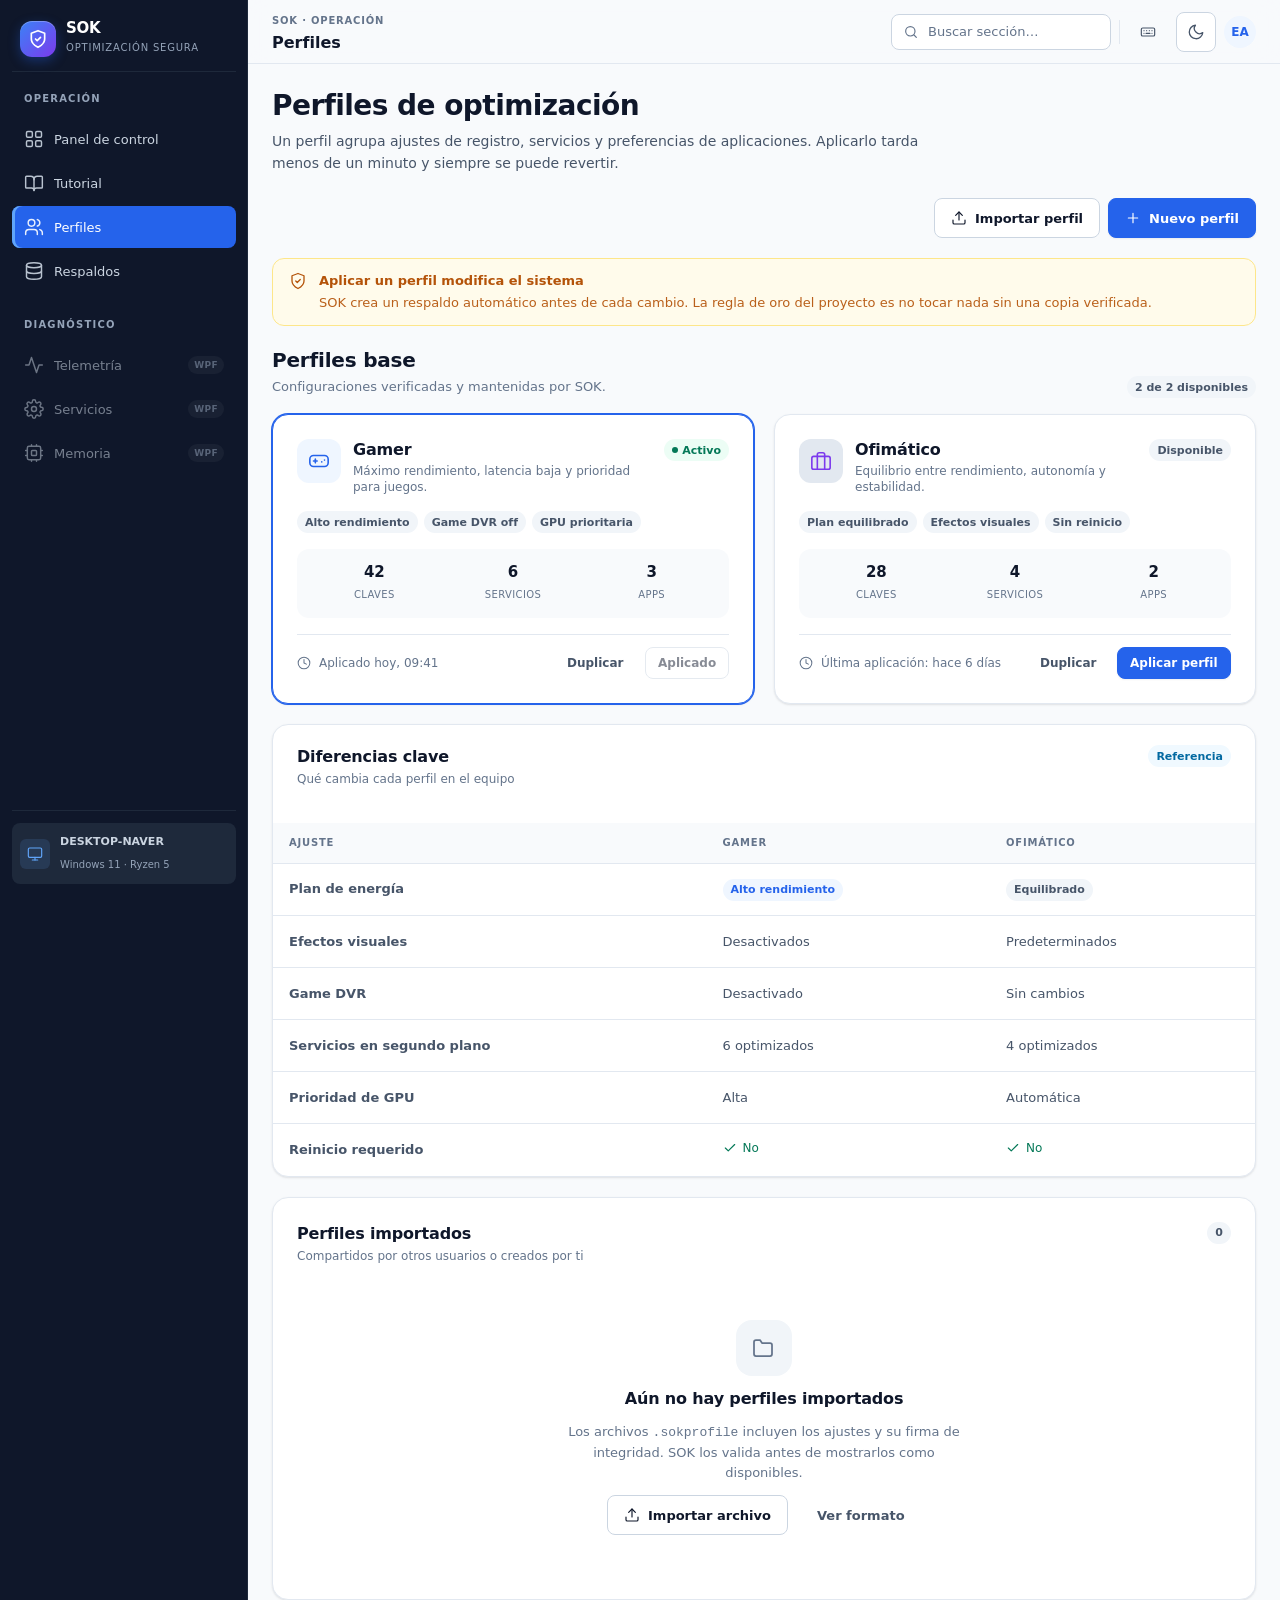
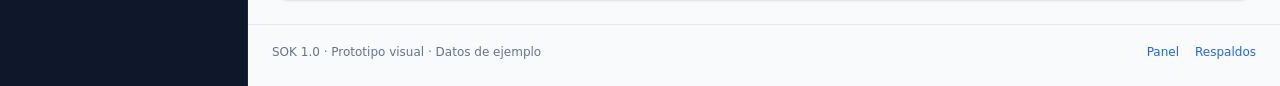
<file: docs/design/prototype/screens/profiles.html>
<!DOCTYPE html>
<html lang="es" data-theme="dark">
<head>
  <meta charset="UTF-8">
  <meta name="viewport" content="width=device-width, initial-scale=1">
  <meta name="theme-color" content="#0B1120">
  <title>Perfiles · SOK</title>
  <script>
    try {
      var stored = localStorage.getItem('sok-theme');
      document.documentElement.dataset.theme = stored === 'light' ? 'light' : 'dark';
    } catch (error) {
      document.documentElement.dataset.theme = 'dark';
    }
  </script>
  <link rel="stylesheet" href="../tokens.css">
  <link rel="stylesheet" href="../components.css">
  <link rel="stylesheet" href="../layout.css">
  <link rel="stylesheet" href="../motion.css">
</head>
<body data-page="profiles" data-title="Perfiles" data-section="Operación">

  <a class="skip-link" href="#main">Saltar al contenido</a>

  <div class="app">
    <aside id="sidebar-mount"></aside>

    <div class="main">
      <header id="header-mount"></header>

      <main class="content" id="main">

        <div class="page-head">
          <div class="page-head__copy">
            <h1 class="page-head__title">Perfiles de optimización</h1>
            <p class="page-head__desc">
              Un perfil agrupa ajustes de registro, servicios y preferencias de aplicaciones.
              Aplicarlo tarda menos de un minuto y siempre se puede revertir.
            </p>
          </div>
          <div class="page-head__actions">
            <label class="btn btn--secondary">
              <span data-icon="upload"></span>
              Importar perfil
              <input type="file" class="visually-hidden" accept=".sokprofile,.json" data-file-toast>
            </label>
            <button class="btn btn--primary" type="button" data-dialog-open="dialog-new-profile">
              <span data-icon="plus"></span>
              Nuevo perfil
            </button>
          </div>
        </div>

        <div class="infobar infobar--warning">
          <span class="infobar__icon" data-icon="shield"></span>
          <div class="infobar__content">
            <strong class="infobar__title">Aplicar un perfil modifica el sistema</strong>
            <span class="infobar__text">SOK crea un respaldo automático antes de cada cambio. La regla de oro del proyecto es no tocar nada sin una copia verificada.</span>
          </div>
        </div>

        <section class="stack" aria-labelledby="base-profiles">
          <div class="section-heading">
            <div class="section-heading__copy">
              <h2 class="section-heading__title" id="base-profiles">Perfiles base</h2>
              <p class="section-heading__desc">Configuraciones verificadas y mantenidas por SOK.</p>
            </div>
            <span class="badge badge--neutral">2 de 2 disponibles</span>
          </div>

          <div class="profile-grid">

            <article class="profile-card profile-card--active">
              <div class="profile-card__head">
                <span class="profile-card__icon"><span data-icon="gamepad"></span></span>
                <div class="profile-card__copy">
                  <h3 class="profile-card__name">Gamer</h3>
                  <p class="profile-card__desc">Máximo rendimiento, latencia baja y prioridad para juegos.</p>
                </div>
                <span class="badge badge--success badge--dot">Activo</span>
              </div>

              <div class="profile-card__tags">
                <span class="badge badge--neutral">Alto rendimiento</span>
                <span class="badge badge--neutral">Game DVR off</span>
                <span class="badge badge--neutral">GPU prioritaria</span>
              </div>

              <div class="profile-card__stats">
                <div class="profile-card__stat">
                  <span class="profile-card__stat-value">42</span>
                  <span class="profile-card__stat-label">Claves</span>
                </div>
                <div class="profile-card__stat">
                  <span class="profile-card__stat-value">6</span>
                  <span class="profile-card__stat-label">Servicios</span>
                </div>
                <div class="profile-card__stat">
                  <span class="profile-card__stat-value">3</span>
                  <span class="profile-card__stat-label">Apps</span>
                </div>
              </div>

              <div class="profile-card__footer">
                <span class="metric__meta"><span data-icon="clock"></span>Aplicado hoy, 09:41</span>
                <div class="card__actions">
                  <button class="btn btn--ghost btn--sm" type="button" data-toast="Se creó una copia editable del perfil Gamer." data-toast-tone="info">Duplicar</button>
                  <button class="btn btn--secondary btn--sm" type="button" disabled>Aplicado</button>
                </div>
              </div>
            </article>

            <article class="profile-card">
              <div class="profile-card__head">
                <span class="profile-card__icon profile-card__icon--violet"><span data-icon="briefcase"></span></span>
                <div class="profile-card__copy">
                  <h3 class="profile-card__name">Ofimático</h3>
                  <p class="profile-card__desc">Equilibrio entre rendimiento, autonomía y estabilidad.</p>
                </div>
                <span class="badge badge--neutral">Disponible</span>
              </div>

              <div class="profile-card__tags">
                <span class="badge badge--neutral">Plan equilibrado</span>
                <span class="badge badge--neutral">Efectos visuales</span>
                <span class="badge badge--neutral">Sin reinicio</span>
              </div>

              <div class="profile-card__stats">
                <div class="profile-card__stat">
                  <span class="profile-card__stat-value">28</span>
                  <span class="profile-card__stat-label">Claves</span>
                </div>
                <div class="profile-card__stat">
                  <span class="profile-card__stat-value">4</span>
                  <span class="profile-card__stat-label">Servicios</span>
                </div>
                <div class="profile-card__stat">
                  <span class="profile-card__stat-value">2</span>
                  <span class="profile-card__stat-label">Apps</span>
                </div>
              </div>

              <div class="profile-card__footer">
                <span class="metric__meta"><span data-icon="clock"></span>Última aplicación: hace 6 días</span>
                <div class="card__actions">
                  <button class="btn btn--ghost btn--sm" type="button" data-toast="Se creó una copia editable del perfil Ofimático." data-toast-tone="info">Duplicar</button>
                  <button class="btn btn--primary btn--sm" type="button" data-dialog-open="dialog-apply">Aplicar perfil</button>
                </div>
              </div>
            </article>

          </div>
        </section>

        <section class="card card--flush" aria-labelledby="compare-title">
          <div class="card__header" style="padding: var(--space-20) var(--space-24);">
            <div class="card__heading">
              <h2 class="card__title" id="compare-title">Diferencias clave</h2>
              <p class="card__subtitle">Qué cambia cada perfil en el equipo</p>
            </div>
            <span class="badge badge--info">Referencia</span>
          </div>

          <div class="table-wrap">
            <table class="table">
              <caption class="visually-hidden">Comparación de ajustes entre los perfiles Gamer y Ofimático</caption>
              <thead>
                <tr>
                  <th scope="col">Ajuste</th>
                  <th scope="col">Gamer</th>
                  <th scope="col">Ofimático</th>
                </tr>
              </thead>
              <tbody>
                <tr>
                  <td><strong>Plan de energía</strong></td>
                  <td><span class="badge badge--accent">Alto rendimiento</span></td>
                  <td><span class="badge badge--neutral">Equilibrado</span></td>
                </tr>
                <tr>
                  <td><strong>Efectos visuales</strong></td>
                  <td>Desactivados</td>
                  <td>Predeterminados</td>
                </tr>
                <tr>
                  <td><strong>Game DVR</strong></td>
                  <td>Desactivado</td>
                  <td>Sin cambios</td>
                </tr>
                <tr>
                  <td><strong>Servicios en segundo plano</strong></td>
                  <td>6 optimizados</td>
                  <td>4 optimizados</td>
                </tr>
                <tr>
                  <td><strong>Prioridad de GPU</strong></td>
                  <td>Alta</td>
                  <td>Automática</td>
                </tr>
                <tr>
                  <td><strong>Reinicio requerido</strong></td>
                  <td><span class="integrity integrity--ok"><span data-icon="check"></span>No</span></td>
                  <td><span class="integrity integrity--ok"><span data-icon="check"></span>No</span></td>
                </tr>
              </tbody>
            </table>
          </div>
        </section>

        <section class="card" aria-labelledby="imported-title">
          <div class="card__header">
            <div class="card__heading">
              <h2 class="card__title" id="imported-title">Perfiles importados</h2>
              <p class="card__subtitle">Compartidos por otros usuarios o creados por ti</p>
            </div>
            <span class="badge badge--neutral">0</span>
          </div>

          <div class="empty-state">
            <span class="empty-state__icon"><span data-icon="folder"></span></span>
            <h3 class="empty-state__title">Aún no hay perfiles importados</h3>
            <p class="empty-state__desc">
              Los archivos <code>.sokprofile</code> incluyen los ajustes y su firma de integridad.
              SOK los valida antes de mostrarlos como disponibles.
            </p>
            <div class="row">
              <label class="btn btn--secondary">
                <span data-icon="upload"></span>
                Importar archivo
                <input type="file" class="visually-hidden" accept=".sokprofile,.json" data-file-toast>
              </label>
              <button class="btn btn--ghost" type="button" data-toast="El formato .sokprofile se documentará en la versión WPF." data-toast-tone="info">Ver formato</button>
            </div>
          </div>
        </section>

      </main>

      <footer class="footer">
        <span>SOK 1.0 · Prototipo visual · Datos de ejemplo</span>
        <div class="footer__links">
          <a href="dashboard.html">Panel</a>
          <a href="backups.html">Respaldos</a>
        </div>
      </footer>
    </div>
  </div>

  <!-- Aplicar perfil -->
  <div class="dialog" id="dialog-apply" role="dialog" aria-modal="true" aria-labelledby="apply-title" aria-hidden="true" hidden>
    <div class="dialog__backdrop"></div>
    <div class="dialog__panel">
      <div class="dialog__header">
        <div class="dialog__heading">
          <span class="dialog__icon"><span data-icon="alert-triangle"></span></span>
          <div>
            <h2 class="dialog__title" id="apply-title">Aplicar perfil Ofimático</h2>
            <p class="dialog__subtitle">28 claves · 4 servicios · 2 aplicaciones</p>
          </div>
        </div>
        <button class="btn btn--ghost btn--icon btn--sm" type="button" data-dialog-close aria-label="Cerrar">
          <span data-icon="x"></span>
        </button>
      </div>

      <div class="dialog__body">
        <div class="infobar infobar--warning">
          <span class="infobar__icon" data-icon="shield"></span>
          <div class="infobar__content">
            <strong class="infobar__title">Respaldo obligatorio antes de aplicar</strong>
            <span class="infobar__text">Se guardarán 42,6 MB con verificación SHA-256. Podrás restaurar el estado actual desde Respaldos.</span>
          </div>
        </div>

        <dl class="dialog__summary">
          <div class="dialog__summary-row"><dt>Perfil actual</dt><dd>Gamer</dd></div>
          <div class="dialog__summary-row"><dt>Perfil nuevo</dt><dd>Ofimático</dd></div>
          <div class="dialog__summary-row"><dt>Claves de registro</dt><dd>28</dd></div>
          <div class="dialog__summary-row"><dt>Servicios afectados</dt><dd>4</dd></div>
          <div class="dialog__summary-row"><dt>Reinicio requerido</dt><dd>No</dd></div>
        </dl>

        <label class="toggle">
          <input type="checkbox" checked disabled>
          <span class="toggle__track"><span class="toggle__thumb"></span></span>
          <span class="toggle__label">Crear respaldo antes de aplicar (obligatorio)</span>
        </label>

        <p class="field__hint">Los servicios esenciales de Windows nunca se desactivan. SOK verifica su estado al finalizar.</p>
      </div>

      <div class="dialog__footer">
        <button class="btn btn--secondary" type="button" data-dialog-close data-autofocus>Cancelar</button>
        <button class="btn btn--primary" type="button" data-dialog-close
                data-toast-title="Perfil aplicado"
                data-toast="Ofimático está activo. El respaldo anterior quedó guardado."
                data-toast-tone="success">
          Aplicar perfil
        </button>
      </div>
    </div>
  </div>

  <!-- Nuevo perfil -->
  <div class="dialog" id="dialog-new-profile" role="dialog" aria-modal="true" aria-labelledby="new-profile-title" aria-hidden="true" hidden>
    <div class="dialog__backdrop"></div>
    <div class="dialog__panel">
      <div class="dialog__header">
        <div class="dialog__heading">
          <span class="dialog__icon" style="background: var(--color-accent-subtle); color: var(--color-accent-default);">
            <span data-icon="users"></span>
          </span>
          <div>
            <h2 class="dialog__title" id="new-profile-title">Nuevo perfil</h2>
            <p class="dialog__subtitle">Parte de un perfil base y ajusta lo necesario</p>
          </div>
        </div>
        <button class="btn btn--ghost btn--icon btn--sm" type="button" data-dialog-close aria-label="Cerrar">
          <span data-icon="x"></span>
        </button>
      </div>

      <div class="dialog__body">
        <div class="field">
          <label class="field__label" for="profile-name">Nombre del perfil</label>
          <input class="input" id="profile-name" type="text" placeholder="Ej. Diseño y edición" data-autofocus>
        </div>

        <div class="field">
          <label class="field__label" for="profile-base">Perfil base</label>
          <select class="select" id="profile-base">
            <option>Ofimático</option>
            <option>Gamer</option>
            <option>Sin base (desde cero)</option>
          </select>
          <span class="field__hint">Los ajustes del perfil base se copian y luego puedes editarlos.</span>
        </div>

        <div class="field">
          <label class="field__label" for="profile-desc">Descripción</label>
          <textarea class="textarea" id="profile-desc" placeholder="Para qué sirve este perfil"></textarea>
        </div>
      </div>

      <div class="dialog__footer">
        <button class="btn btn--secondary" type="button" data-dialog-close>Cancelar</button>
        <button class="btn btn--primary" type="button" data-dialog-close
                data-toast-title="Perfil creado"
                data-toast="El perfil quedó guardado como borrador. La edición real llega con la versión WPF."
                data-toast-tone="info">
          Crear perfil
        </button>
      </div>
    </div>
  </div>

  <script src="../shell.js"></script>
  <script src="../app.js"></script>
</body>
</html>
</file>
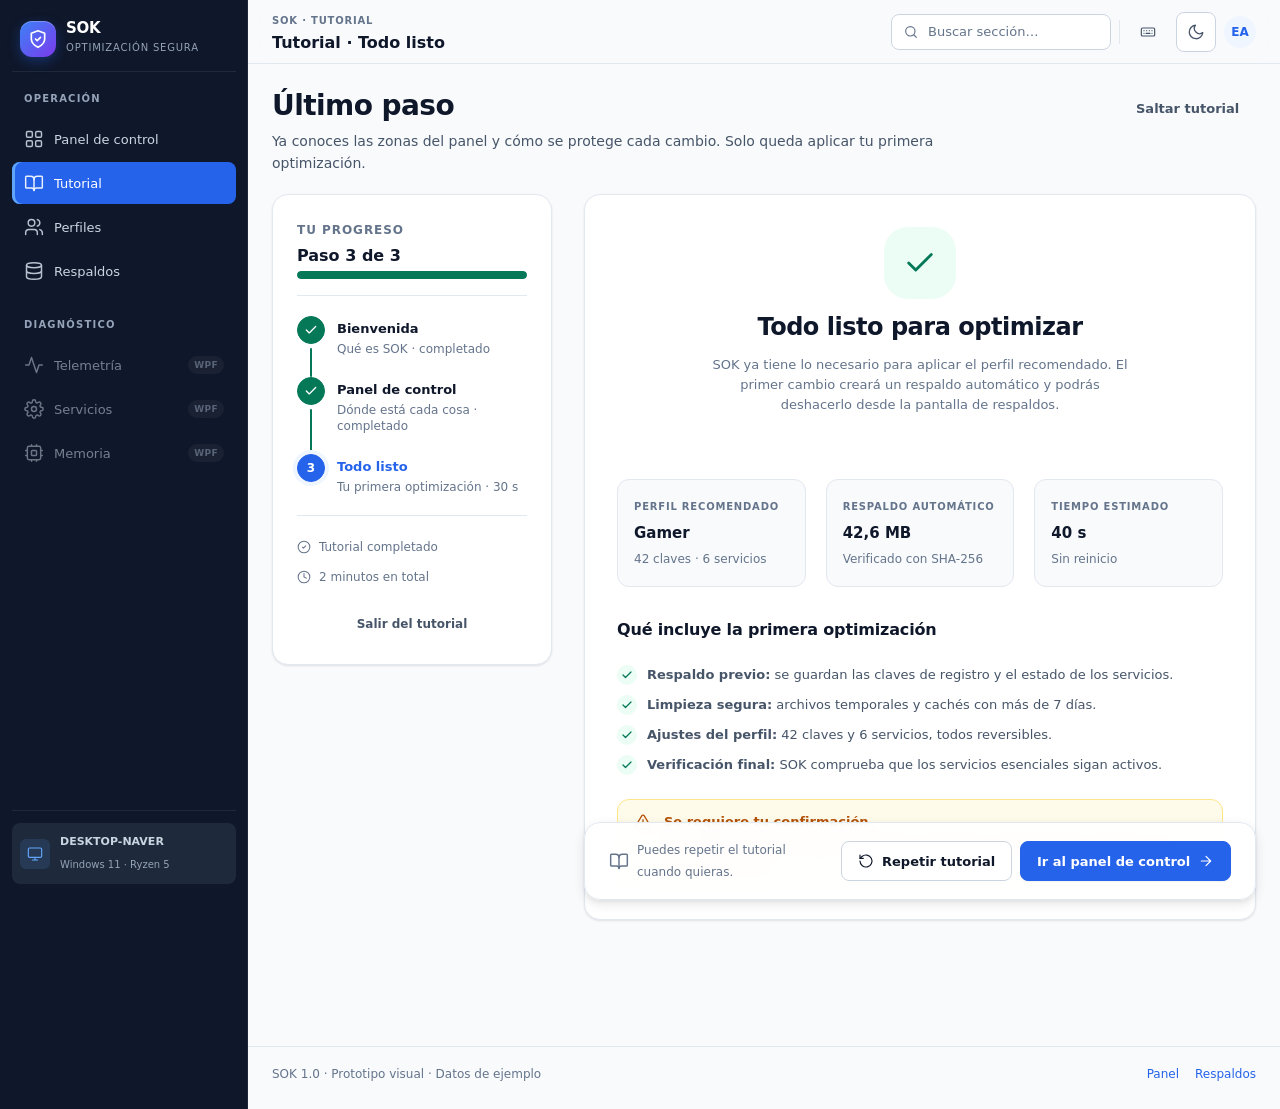
<file: docs/design/prototype/screens/tutorial-final.html>
<!DOCTYPE html>
<html lang="es" data-theme="dark">
<head>
  <meta charset="UTF-8">
  <meta name="viewport" content="width=device-width, initial-scale=1">
  <meta name="theme-color" content="#0B1120">
  <title>Tutorial · Todo listo · SOK</title>
  <script>
    try {
      var stored = localStorage.getItem('sok-theme');
      document.documentElement.dataset.theme = stored === 'light' ? 'light' : 'dark';
    } catch (error) {
      document.documentElement.dataset.theme = 'dark';
    }
  </script>
  <link rel="stylesheet" href="../tokens.css">
  <link rel="stylesheet" href="../components.css">
  <link rel="stylesheet" href="../layout.css">
  <link rel="stylesheet" href="../motion.css">
</head>
<body data-page="tutorial-final" data-title="Tutorial · Todo listo" data-section="Tutorial">

  <a class="skip-link" href="#main">Saltar al contenido</a>

  <div class="app">
    <aside id="sidebar-mount"></aside>

    <div class="main">
      <header id="header-mount"></header>

      <main class="content" id="main">

        <div class="page-head">
          <div class="page-head__copy">
            <h1 class="page-head__title">Último paso</h1>
            <p class="page-head__desc">
              Ya conoces las zonas del panel y cómo se protege cada cambio. Solo queda aplicar
              tu primera optimización.
            </p>
          </div>
          <div class="page-head__actions">
            <a class="btn btn--ghost" href="dashboard.html">Saltar tutorial</a>
          </div>
        </div>

        <div class="tutorial">

          <aside class="tutorial__aside" aria-label="Progreso del tutorial">
            <div class="tutorial__aside-head">
              <span class="tutorial__aside-title">Tu progreso</span>
              <span class="tutorial__aside-progress">Paso 3 de 3</span>
              <div class="progress progress--success" role="progressbar" aria-valuemin="0" aria-valuemax="3" aria-valuenow="3" aria-label="Progreso del tutorial">
                <div class="progress__fill" style="width: 100%"></div>
              </div>
            </div>

            <ol class="stepper">
              <li class="stepper__item stepper__item--completed">
                <span class="stepper__marker" aria-hidden="true"><span data-icon="check"></span></span>
                <div class="stepper__copy">
                  <span class="stepper__title">Bienvenida<span class="visually-hidden"> (completado)</span></span>
                  <span class="stepper__desc">Qué es SOK · completado</span>
                </div>
              </li>
              <li class="stepper__item stepper__item--completed">
                <span class="stepper__marker" aria-hidden="true"><span data-icon="check"></span></span>
                <div class="stepper__copy">
                  <span class="stepper__title">Panel de control<span class="visually-hidden"> (completado)</span></span>
                  <span class="stepper__desc">Dónde está cada cosa · completado</span>
                </div>
              </li>
              <li class="stepper__item stepper__item--active" aria-current="step">
                <span class="stepper__marker" aria-hidden="true">3</span>
                <div class="stepper__copy">
                  <span class="stepper__title">Todo listo</span>
                  <span class="stepper__desc">Tu primera optimización · 30 s</span>
                </div>
              </li>
            </ol>

            <hr class="divider">

            <div class="stack stack--tight">
              <span class="metric__meta"><span data-icon="check-circle"></span>Tutorial completado</span>
              <span class="metric__meta"><span data-icon="clock"></span>2 minutos en total</span>
            </div>

            <a class="btn btn--ghost btn--sm" href="dashboard.html">Salir del tutorial</a>
          </aside>

          <div class="tutorial__main">

            <section class="tutorial__panel" aria-labelledby="final-title">
              <div class="empty-state" style="padding-top: 0;">
                <span class="empty-state__icon empty-state__icon--success"><span data-icon="check"></span></span>
                <h2 class="tutorial__title" id="final-title">Todo listo para optimizar</h2>
                <p class="empty-state__desc">
                  SOK ya tiene lo necesario para aplicar el perfil recomendado. El primer cambio
                  creará un respaldo automático y podrás deshacerlo desde la pantalla de respaldos.
                </p>
              </div>

              <div class="grid grid--3">
                <div class="stat-card">
                  <span class="stat__label">Perfil recomendado</span>
                  <span class="stat__value">Gamer</span>
                  <span class="stat__meta">42 claves · 6 servicios</span>
                </div>
                <div class="stat-card">
                  <span class="stat__label">Respaldo automático</span>
                  <span class="stat__value">42,6 MB</span>
                  <span class="stat__meta">Verificado con SHA-256</span>
                </div>
                <div class="stat-card">
                  <span class="stat__label">Tiempo estimado</span>
                  <span class="stat__value">40 s</span>
                  <span class="stat__meta">Sin reinicio</span>
                </div>
              </div>

              <div class="tutorial__prose">
                <h3>Qué incluye la primera optimización</h3>
              </div>

              <div class="checklist">
                <div class="checklist__item">
                  <span class="checklist__icon"><span data-icon="check"></span></span>
                  <span><strong>Respaldo previo:</strong> se guardan las claves de registro y el estado de los servicios.</span>
                </div>
                <div class="checklist__item">
                  <span class="checklist__icon"><span data-icon="check"></span></span>
                  <span><strong>Limpieza segura:</strong> archivos temporales y cachés con más de 7 días.</span>
                </div>
                <div class="checklist__item">
                  <span class="checklist__icon"><span data-icon="check"></span></span>
                  <span><strong>Ajustes del perfil:</strong> 42 claves y 6 servicios, todos reversibles.</span>
                </div>
                <div class="checklist__item">
                  <span class="checklist__icon"><span data-icon="check"></span></span>
                  <span><strong>Verificación final:</strong> SOK comprueba que los servicios esenciales sigan activos.</span>
                </div>
              </div>

              <div class="infobar infobar--warning">
                <span class="infobar__icon" data-icon="alert-triangle"></span>
                <div class="infobar__content">
                  <strong class="infobar__title">Se requiere tu confirmación</strong>
                  <span class="infobar__text">La optimización no empieza hasta que confirmes el resumen de cambios en el panel de control.</span>
                </div>
              </div>
            </section>

            <div class="action-bar">
              <div class="action-bar__hint">
                <span data-icon="book"></span>
                <span>Puedes repetir el tutorial cuando quieras.</span>
              </div>
              <div class="action-bar__actions">
                <a class="btn btn--secondary" href="tutorial-welcome.html">
                  <span data-icon="rotate-ccw"></span>
                  Repetir tutorial
                </a>
                <a class="btn btn--primary" href="dashboard.html">
                  Ir al panel de control
                  <span data-icon="arrow-right"></span>
                </a>
              </div>
            </div>

          </div>
        </div>

      </main>

      <footer class="footer">
        <span>SOK 1.0 · Prototipo visual · Datos de ejemplo</span>
        <div class="footer__links">
          <a href="dashboard.html">Panel</a>
          <a href="backups.html">Respaldos</a>
        </div>
      </footer>
    </div>
  </div>

  <script src="../shell.js"></script>
  <script src="../app.js"></script>
</body>
</html>
</file>
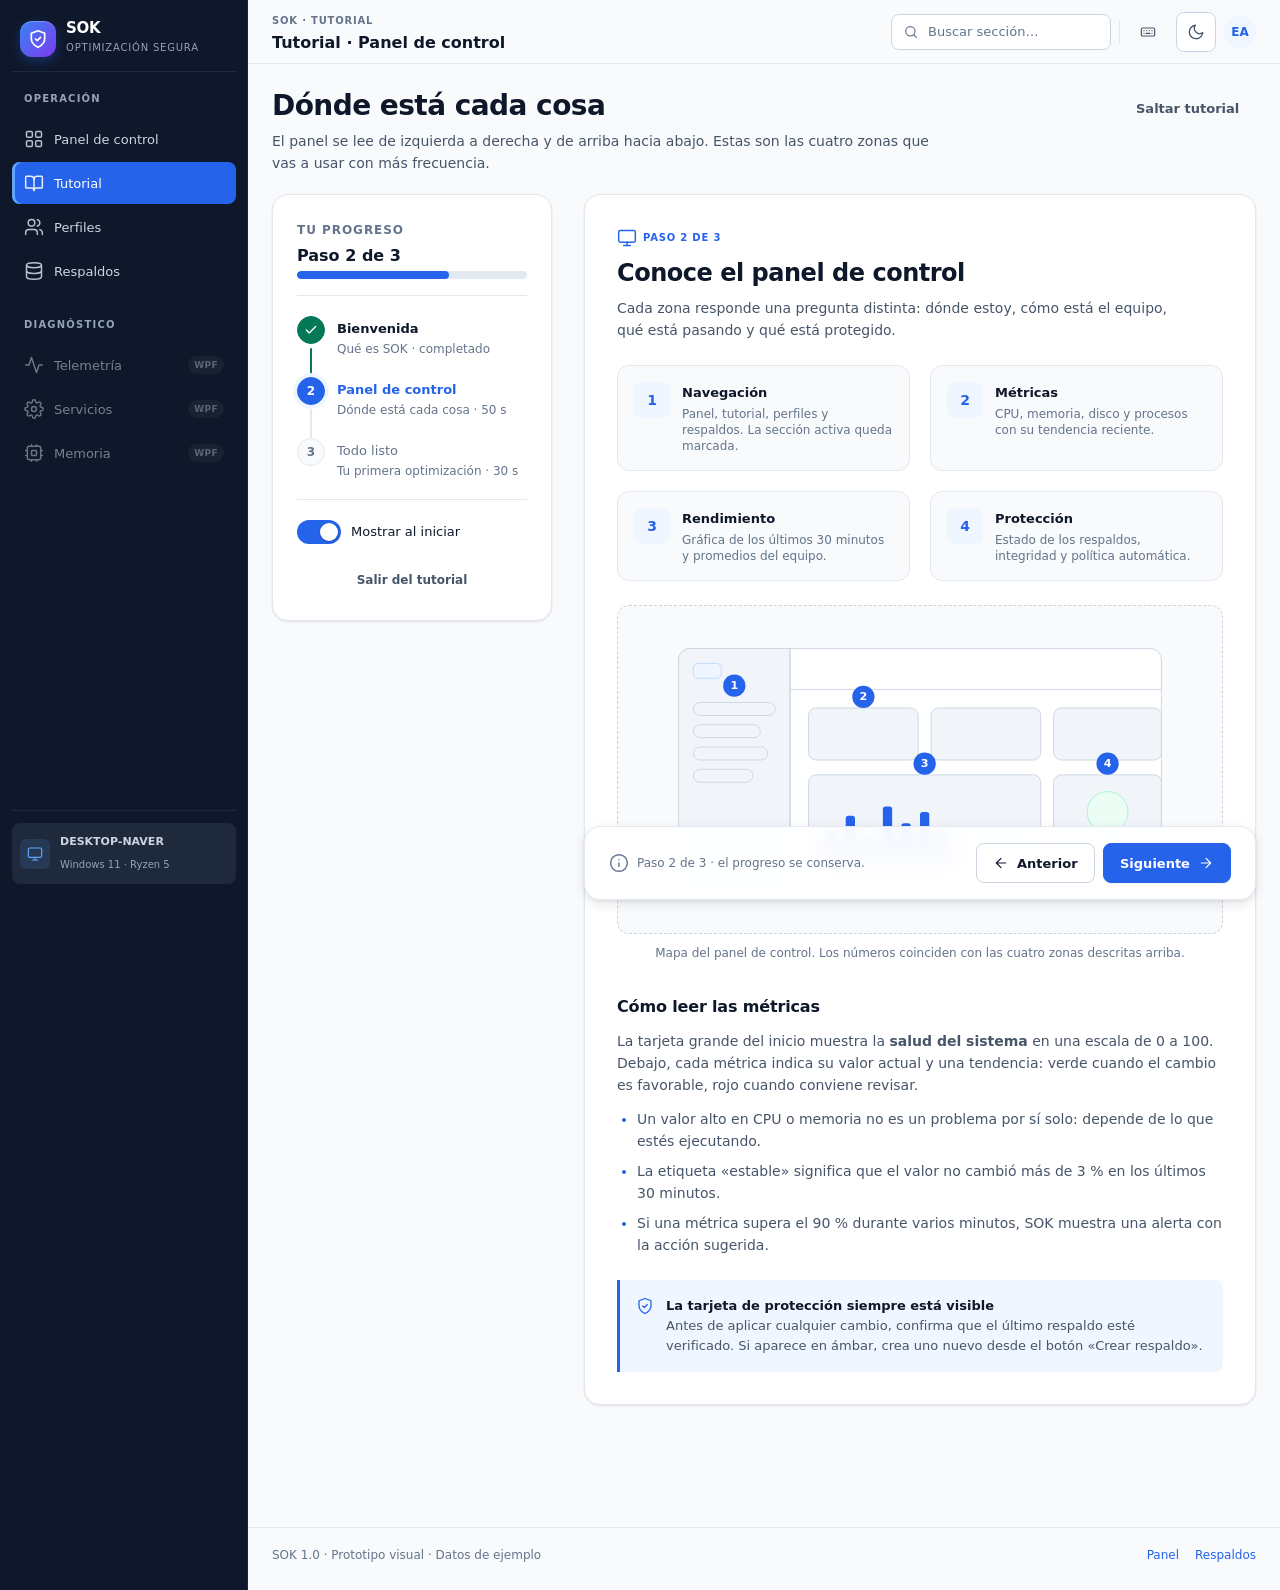
<file: docs/design/prototype/screens/tutorial-step02.html>
<!DOCTYPE html>
<html lang="es" data-theme="dark">
<head>
  <meta charset="UTF-8">
  <meta name="viewport" content="width=device-width, initial-scale=1">
  <meta name="theme-color" content="#0B1120">
  <title>Tutorial · Panel de control · SOK</title>
  <script>
    try {
      var stored = localStorage.getItem('sok-theme');
      document.documentElement.dataset.theme = stored === 'light' ? 'light' : 'dark';
    } catch (error) {
      document.documentElement.dataset.theme = 'dark';
    }
  </script>
  <link rel="stylesheet" href="../tokens.css">
  <link rel="stylesheet" href="../components.css">
  <link rel="stylesheet" href="../layout.css">
  <link rel="stylesheet" href="../motion.css">
</head>
<body data-page="tutorial-step02" data-title="Tutorial · Panel de control" data-section="Tutorial">

  <a class="skip-link" href="#main">Saltar al contenido</a>

  <div class="app">
    <aside id="sidebar-mount"></aside>

    <div class="main">
      <header id="header-mount"></header>

      <main class="content" id="main">

        <div class="page-head">
          <div class="page-head__copy">
            <h1 class="page-head__title">Dónde está cada cosa</h1>
            <p class="page-head__desc">
              El panel se lee de izquierda a derecha y de arriba hacia abajo. Estas son las
              cuatro zonas que vas a usar con más frecuencia.
            </p>
          </div>
          <div class="page-head__actions">
            <a class="btn btn--ghost" href="dashboard.html">Saltar tutorial</a>
          </div>
        </div>

        <div class="tutorial">

          <aside class="tutorial__aside" aria-label="Progreso del tutorial">
            <div class="tutorial__aside-head">
              <span class="tutorial__aside-title">Tu progreso</span>
              <span class="tutorial__aside-progress">Paso 2 de 3</span>
              <div class="progress" role="progressbar" aria-valuemin="0" aria-valuemax="3" aria-valuenow="2" aria-label="Progreso del tutorial">
                <div class="progress__fill" style="width: 66%"></div>
              </div>
            </div>

            <ol class="stepper">
              <li class="stepper__item stepper__item--completed">
                <span class="stepper__marker" aria-hidden="true"><span data-icon="check"></span></span>
                <div class="stepper__copy">
                  <span class="stepper__title">Bienvenida<span class="visually-hidden"> (completado)</span></span>
                  <span class="stepper__desc">Qué es SOK · completado</span>
                </div>
              </li>
              <li class="stepper__item stepper__item--active" aria-current="step">
                <span class="stepper__marker" aria-hidden="true">2</span>
                <div class="stepper__copy">
                  <span class="stepper__title">Panel de control</span>
                  <span class="stepper__desc">Dónde está cada cosa · 50 s</span>
                </div>
              </li>
              <li class="stepper__item stepper__item--upcoming">
                <span class="stepper__marker" aria-hidden="true">3</span>
                <div class="stepper__copy">
                  <span class="stepper__title">Todo listo</span>
                  <span class="stepper__desc">Tu primera optimización · 30 s</span>
                </div>
              </li>
            </ol>

            <hr class="divider">

            <label class="toggle">
              <input type="checkbox" checked>
              <span class="toggle__track"><span class="toggle__thumb"></span></span>
              <span class="toggle__label">Mostrar al iniciar</span>
            </label>

            <a class="btn btn--ghost btn--sm" href="dashboard.html">Salir del tutorial</a>
          </aside>

          <div class="tutorial__main">

            <section class="tutorial__panel" aria-labelledby="step02-title">
              <div class="stack stack--tight">
                <span class="tutorial__kicker"><span data-icon="monitor"></span>Paso 2 de 3</span>
                <h2 class="tutorial__title" id="step02-title">Conoce el panel de control</h2>
                <p class="tutorial__desc">
                  Cada zona responde una pregunta distinta: dónde estoy, cómo está el equipo,
                  qué está pasando y qué está protegido.
                </p>
              </div>

              <div class="grid grid--2">
                <div class="benefit">
                  <span class="benefit__icon" aria-hidden="true">1</span>
                  <div class="benefit__copy">
                    <span class="benefit__title">Navegación</span>
                    <span class="benefit__desc">Panel, tutorial, perfiles y respaldos. La sección activa queda marcada.</span>
                  </div>
                </div>
                <div class="benefit">
                  <span class="benefit__icon" aria-hidden="true">2</span>
                  <div class="benefit__copy">
                    <span class="benefit__title">Métricas</span>
                    <span class="benefit__desc">CPU, memoria, disco y procesos con su tendencia reciente.</span>
                  </div>
                </div>
                <div class="benefit">
                  <span class="benefit__icon" aria-hidden="true">3</span>
                  <div class="benefit__copy">
                    <span class="benefit__title">Rendimiento</span>
                    <span class="benefit__desc">Gráfica de los últimos 30 minutos y promedios del equipo.</span>
                  </div>
                </div>
                <div class="benefit">
                  <span class="benefit__icon" aria-hidden="true">4</span>
                  <div class="benefit__copy">
                    <span class="benefit__title">Protección</span>
                    <span class="benefit__desc">Estado de los respaldos, integridad y política automática.</span>
                  </div>
                </div>
              </div>

              <div class="tutorial__figure">
                <div class="tutorial__figure-frame">
                  <svg class="illustration" viewBox="0 0 560 300" role="img"
                       aria-label="Mapa del panel: 1 barra lateral de navegación, 2 fila de métricas, 3 gráfica de rendimiento, 4 tarjeta de protección">
                    <rect class="illustration__panel" x="20" y="20" width="520" height="260" rx="12"/>
                    <path class="illustration__surface" d="M32 20h108v260H32a12 12 0 0 1-12-12V32a12 12 0 0 1 12-12z"/>
                    <line class="illustration__line" x1="140" y1="20" x2="140" y2="280"/>
                    <line class="illustration__line" x1="140" y1="64" x2="540" y2="64"/>

                    <rect class="illustration__accent" x="36" y="36" width="30" height="16" rx="5"/>
                    <rect class="illustration__surface" x="36" y="78" width="88" height="14" rx="7"/>
                    <rect class="illustration__surface" x="36" y="102" width="72" height="14" rx="7"/>
                    <rect class="illustration__surface" x="36" y="126" width="80" height="14" rx="7"/>
                    <rect class="illustration__surface" x="36" y="150" width="64" height="14" rx="7"/>

                    <rect class="illustration__surface" x="160" y="84" width="118" height="56" rx="8"/>
                    <rect class="illustration__surface" x="292" y="84" width="118" height="56" rx="8"/>
                    <rect class="illustration__surface" x="424" y="84" width="116" height="56" rx="8"/>

                    <rect class="illustration__surface" x="160" y="156" width="250" height="108" rx="8"/>
                    <rect class="illustration__accent-solid" x="180" y="216" width="10" height="34" rx="3"/>
                    <rect class="illustration__accent-solid" x="200" y="200" width="10" height="50" rx="3"/>
                    <rect class="illustration__accent-solid" x="220" y="224" width="10" height="26" rx="3"/>
                    <rect class="illustration__accent-solid" x="240" y="190" width="10" height="60" rx="3"/>
                    <rect class="illustration__accent-solid" x="260" y="208" width="10" height="42" rx="3"/>
                    <rect class="illustration__accent-solid" x="280" y="196" width="10" height="54" rx="3"/>
                    <rect class="illustration__accent-solid" x="300" y="218" width="10" height="32" rx="3"/>

                    <rect class="illustration__surface" x="424" y="156" width="116" height="108" rx="8"/>
                    <circle class="illustration__success" cx="482" cy="196" r="22"/>
                    <rect class="illustration__surface" x="440" y="230" width="84" height="10" rx="5"/>
                    <rect class="illustration__surface" x="440" y="246" width="60" height="10" rx="5"/>

                    <g>
                      <circle class="illustration__accent-solid" cx="80" cy="60" r="12"/>
                      <text x="80" y="60" fill="var(--color-accent-on)" font-size="12" font-weight="700"
                            font-family="var(--font-sans)" text-anchor="middle" dominant-baseline="central">1</text>
                      <circle class="illustration__accent-solid" cx="219" cy="72" r="12"/>
                      <text x="219" y="72" fill="var(--color-accent-on)" font-size="12" font-weight="700"
                            font-family="var(--font-sans)" text-anchor="middle" dominant-baseline="central">2</text>
                      <circle class="illustration__accent-solid" cx="285" cy="144" r="12"/>
                      <text x="285" y="144" fill="var(--color-accent-on)" font-size="12" font-weight="700"
                            font-family="var(--font-sans)" text-anchor="middle" dominant-baseline="central">3</text>
                      <circle class="illustration__accent-solid" cx="482" cy="144" r="12"/>
                      <text x="482" y="144" fill="var(--color-accent-on)" font-size="12" font-weight="700"
                            font-family="var(--font-sans)" text-anchor="middle" dominant-baseline="central">4</text>
                    </g>
                  </svg>
                </div>
                <p class="tutorial__figure-caption">Mapa del panel de control. Los números coinciden con las cuatro zonas descritas arriba.</p>
              </div>

              <div class="tutorial__prose">
                <h3>Cómo leer las métricas</h3>
                <p>
                  La tarjeta grande del inicio muestra la <strong>salud del sistema</strong> en
                  una escala de 0 a 100. Debajo, cada métrica indica su valor actual y una
                  tendencia: verde cuando el cambio es favorable, rojo cuando conviene revisar.
                </p>
                <ul>
                  <li>Un valor alto en CPU o memoria no es un problema por sí solo: depende de lo que estés ejecutando.</li>
                  <li>La etiqueta «estable» significa que el valor no cambió más de 3 % en los últimos 30 minutos.</li>
                  <li>Si una métrica supera el 90 % durante varios minutos, SOK muestra una alerta con la acción sugerida.</li>
                </ul>
              </div>

              <div class="callout">
                <span class="callout__icon" data-icon="shield"></span>
                <div>
                  <strong class="callout__title">La tarjeta de protección siempre está visible</strong>
                  Antes de aplicar cualquier cambio, confirma que el último respaldo esté verificado.
                  Si aparece en ámbar, crea uno nuevo desde el botón «Crear respaldo».
                </div>
              </div>
            </section>

            <div class="action-bar">
              <div class="action-bar__hint">
                <span data-icon="info"></span>
                <span>Paso 2 de 3 · el progreso se conserva.</span>
              </div>
              <div class="action-bar__actions">
                <a class="btn btn--secondary" href="tutorial-welcome.html">
                  <span data-icon="arrow-left"></span>
                  Anterior
                </a>
                <a class="btn btn--primary" href="tutorial-final.html">
                  Siguiente
                  <span data-icon="arrow-right"></span>
                </a>
              </div>
            </div>

          </div>
        </div>

      </main>

      <footer class="footer">
        <span>SOK 1.0 · Prototipo visual · Datos de ejemplo</span>
        <div class="footer__links">
          <a href="dashboard.html">Panel</a>
          <a href="backups.html">Respaldos</a>
        </div>
      </footer>
    </div>
  </div>

  <script src="../shell.js"></script>
  <script src="../app.js"></script>
</body>
</html>
</file>
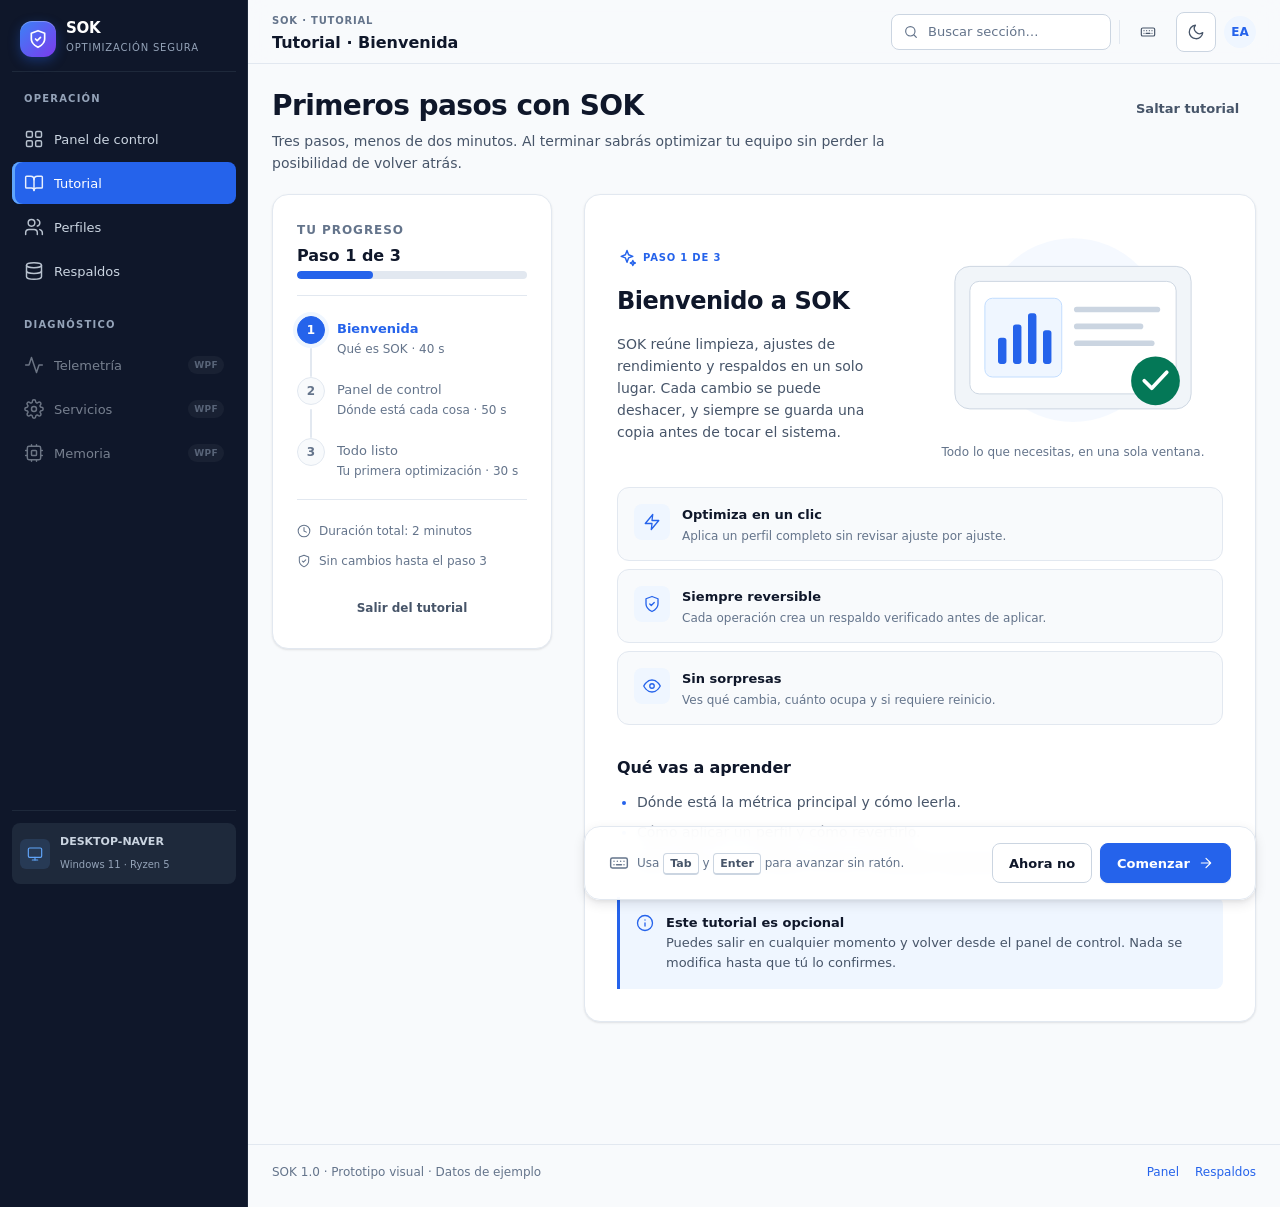
<file: docs/design/prototype/screens/tutorial-welcome.html>
<!DOCTYPE html>
<html lang="es" data-theme="dark">
<head>
  <meta charset="UTF-8">
  <meta name="viewport" content="width=device-width, initial-scale=1">
  <meta name="theme-color" content="#0B1120">
  <title>Tutorial · Bienvenida · SOK</title>
  <script>
    try {
      var stored = localStorage.getItem('sok-theme');
      document.documentElement.dataset.theme = stored === 'light' ? 'light' : 'dark';
    } catch (error) {
      document.documentElement.dataset.theme = 'dark';
    }
  </script>
  <link rel="stylesheet" href="../tokens.css">
  <link rel="stylesheet" href="../components.css">
  <link rel="stylesheet" href="../layout.css">
  <link rel="stylesheet" href="../motion.css">
</head>
<body data-page="tutorial-welcome" data-title="Tutorial · Bienvenida" data-section="Tutorial">

  <a class="skip-link" href="#main">Saltar al contenido</a>

  <div class="app">
    <aside id="sidebar-mount"></aside>

    <div class="main">
      <header id="header-mount"></header>

      <main class="content" id="main">

        <div class="page-head">
          <div class="page-head__copy">
            <h1 class="page-head__title">Primeros pasos con SOK</h1>
            <p class="page-head__desc">
              Tres pasos, menos de dos minutos. Al terminar sabrás optimizar tu equipo sin
              perder la posibilidad de volver atrás.
            </p>
          </div>
          <div class="page-head__actions">
            <a class="btn btn--ghost" href="dashboard.html">Saltar tutorial</a>
          </div>
        </div>

        <div class="tutorial">

          <aside class="tutorial__aside" aria-label="Progreso del tutorial">
            <div class="tutorial__aside-head">
              <span class="tutorial__aside-title">Tu progreso</span>
              <span class="tutorial__aside-progress">Paso 1 de 3</span>
              <div class="progress" role="progressbar" aria-valuemin="0" aria-valuemax="3" aria-valuenow="1" aria-label="Progreso del tutorial">
                <div class="progress__fill" style="width: 33%"></div>
              </div>
            </div>

            <ol class="stepper">
              <li class="stepper__item stepper__item--active" aria-current="step">
                <span class="stepper__marker" aria-hidden="true">1</span>
                <div class="stepper__copy">
                  <span class="stepper__title">Bienvenida</span>
                  <span class="stepper__desc">Qué es SOK · 40 s</span>
                </div>
              </li>
              <li class="stepper__item stepper__item--upcoming">
                <span class="stepper__marker" aria-hidden="true">2</span>
                <div class="stepper__copy">
                  <span class="stepper__title">Panel de control</span>
                  <span class="stepper__desc">Dónde está cada cosa · 50 s</span>
                </div>
              </li>
              <li class="stepper__item stepper__item--upcoming">
                <span class="stepper__marker" aria-hidden="true">3</span>
                <div class="stepper__copy">
                  <span class="stepper__title">Todo listo</span>
                  <span class="stepper__desc">Tu primera optimización · 30 s</span>
                </div>
              </li>
            </ol>

            <hr class="divider">

            <div class="stack stack--tight">
              <span class="metric__meta"><span data-icon="clock"></span>Duración total: 2 minutos</span>
              <span class="metric__meta"><span data-icon="shield"></span>Sin cambios hasta el paso 3</span>
            </div>

            <a class="btn btn--ghost btn--sm" href="dashboard.html">Salir del tutorial</a>
          </aside>

          <div class="tutorial__main">

            <section class="tutorial__panel" aria-labelledby="welcome-title">
              <div class="tutorial__split">
                <div class="stack">
                  <span class="tutorial__kicker"><span data-icon="sparkles"></span>Paso 1 de 3</span>
                  <h2 class="tutorial__title" id="welcome-title">Bienvenido a SOK</h2>
                  <p class="tutorial__desc">
                    SOK reúne limpieza, ajustes de rendimiento y respaldos en un solo lugar.
                    Cada cambio se puede deshacer, y siempre se guarda una copia antes de tocar
                    el sistema.
                  </p>
                </div>

                <div class="tutorial__figure">
                  <svg class="illustration" viewBox="0 0 320 220" role="img" aria-label="Ilustración de un equipo protegido y optimizado por SOK">
                    <circle class="illustration__glow" cx="160" cy="110" r="98"/>
                    <rect class="illustration__surface" x="34" y="42" width="252" height="152" rx="16"/>
                    <rect class="illustration__panel" x="50" y="58" width="220" height="120" rx="10"/>
                    <rect class="illustration__accent" x="66" y="76" width="82" height="84" rx="8"/>
                    <rect class="illustration__accent-solid" x="80" y="118" width="9" height="28" rx="3"/>
                    <rect class="illustration__accent-solid" x="96" y="104" width="9" height="42" rx="3"/>
                    <rect class="illustration__accent-solid" x="112" y="92" width="9" height="54" rx="3"/>
                    <rect class="illustration__accent-solid" x="128" y="110" width="9" height="36" rx="3"/>
                    <line class="illustration__line" x1="164" y1="88" x2="250" y2="88" stroke-width="6" stroke-linecap="round"/>
                    <line class="illustration__line" x1="164" y1="106" x2="232" y2="106" stroke-width="6" stroke-linecap="round"/>
                    <line class="illustration__line" x1="164" y1="124" x2="244" y2="124" stroke-width="6" stroke-linecap="round"/>
                    <circle class="illustration__success-solid" cx="248" cy="164" r="26"/>
                    <path d="m236 164 8 8 16-17" fill="none" stroke="var(--color-success-on-solid)" stroke-width="4" stroke-linecap="round" stroke-linejoin="round"/>
                  </svg>
                  <p class="tutorial__figure-caption">Todo lo que necesitas, en una sola ventana.</p>
                </div>
              </div>

              <div class="stack stack--tight">
                <div class="benefit">
                  <span class="benefit__icon"><span data-icon="zap"></span></span>
                  <div class="benefit__copy">
                    <span class="benefit__title">Optimiza en un clic</span>
                    <span class="benefit__desc">Aplica un perfil completo sin revisar ajuste por ajuste.</span>
                  </div>
                </div>
                <div class="benefit">
                  <span class="benefit__icon"><span data-icon="shield"></span></span>
                  <div class="benefit__copy">
                    <span class="benefit__title">Siempre reversible</span>
                    <span class="benefit__desc">Cada operación crea un respaldo verificado antes de aplicar.</span>
                  </div>
                </div>
                <div class="benefit">
                  <span class="benefit__icon"><span data-icon="eye"></span></span>
                  <div class="benefit__copy">
                    <span class="benefit__title">Sin sorpresas</span>
                    <span class="benefit__desc">Ves qué cambia, cuánto ocupa y si requiere reinicio.</span>
                  </div>
                </div>
              </div>

              <div class="tutorial__prose">
                <h3>Qué vas a aprender</h3>
                <ul>
                  <li>Dónde está la métrica principal y cómo leerla.</li>
                  <li>Cómo aplicar un perfil y cómo revertirlo.</li>
                  <li>Qué hacer si un cambio no da el resultado esperado.</li>
                </ul>
              </div>

              <div class="callout">
                <span class="callout__icon" data-icon="info"></span>
                <div>
                  <strong class="callout__title">Este tutorial es opcional</strong>
                  Puedes salir en cualquier momento y volver desde el panel de control. Nada se
                  modifica hasta que tú lo confirmes.
                </div>
              </div>
            </section>

            <div class="action-bar">
              <div class="action-bar__hint">
                <span data-icon="keyboard"></span>
                <span>Usa <span class="kbd">Tab</span> y <span class="kbd">Enter</span> para avanzar sin ratón.</span>
              </div>
              <div class="action-bar__actions">
                <a class="btn btn--secondary" href="dashboard.html">Ahora no</a>
                <a class="btn btn--primary" href="tutorial-step02.html">
                  Comenzar
                  <span data-icon="arrow-right"></span>
                </a>
              </div>
            </div>

          </div>
        </div>

      </main>

      <footer class="footer">
        <span>SOK 1.0 · Prototipo visual · Datos de ejemplo</span>
        <div class="footer__links">
          <a href="dashboard.html">Panel</a>
          <a href="backups.html">Respaldos</a>
        </div>
      </footer>
    </div>
  </div>

  <script src="../shell.js"></script>
  <script src="../app.js"></script>
</body>
</html>
</file>
<file: docs/design/prototype/tokens.css>
/* ==========================================================================
   SOK · Design Tokens
   Single source of truth for the HTML/CSS prototype.
   Mirrors docs/design/design-tokens.json and maps 1:1 to Theme.xaml.
   ========================================================================== */

:root {
  color-scheme: light;

  /* ---------------------------------------------------------------------
     Brand palette
     --------------------------------------------------------------------- */
  --brand-50: #EFF6FF;
  --brand-100: #DBEAFE;
  --brand-200: #BFDBFE;
  --brand-300: #93C5FD;
  --brand-400: #60A5FA;
  --brand-500: #3B82F6;
  --brand-600: #2563EB;
  --brand-700: #1D4ED8;
  --brand-800: #1E40AF;
  --brand-900: #1E3A8A;
  --brand-950: #172554;

  --slate-50: #F8FAFC;
  --slate-100: #F1F5F9;
  --slate-200: #E2E8F0;
  --slate-300: #CBD5E1;
  --slate-400: #94A3B8;
  --slate-500: #64748B;
  --slate-600: #475569;
  --slate-700: #334155;
  --slate-800: #1E293B;
  --slate-900: #0F172A;
  --slate-950: #020617;

  --emerald-50: #ECFDF5;
  --emerald-100: #D1FAE5;
  --emerald-200: #A7F3D0;
  --emerald-300: #6EE7B7;
  --emerald-400: #34D399;
  --emerald-500: #10B981;
  --emerald-600: #059669;
  --emerald-700: #047857;
  --emerald-800: #065F46;
  --emerald-900: #064E3B;
  --emerald-950: #022C22;

  --amber-50: #FFFBEB;
  --amber-100: #FEF3C7;
  --amber-200: #FDE68A;
  --amber-300: #FCD34D;
  --amber-400: #FBBF24;
  --amber-500: #F59E0B;
  --amber-600: #D97706;
  --amber-700: #B45309;
  --amber-800: #92400E;
  --amber-900: #78350F;
  --amber-950: #451A03;

  --rose-50: #FFF1F2;
  --rose-100: #FFE4E6;
  --rose-200: #FECDD3;
  --rose-300: #FDA4AF;
  --rose-400: #FB7185;
  --rose-500: #F43F5E;
  --rose-600: #E11D48;
  --rose-700: #BE123C;
  --rose-800: #9F1239;
  --rose-900: #881337;
  --rose-950: #4C0519;

  --sky-50: #F0F9FF;
  --sky-100: #E0F2FE;
  --sky-200: #BAE6FD;
  --sky-300: #7DD3FC;
  --sky-400: #38BDF8;
  --sky-500: #0EA5E9;
  --sky-600: #0284C7;
  --sky-700: #0369A1;
  --sky-800: #075985;
  --sky-900: #0C4A6E;
  --sky-950: #082F49;

  --violet-50: #F5F3FF;
  --violet-100: #EDE9FE;
  --violet-200: #DDD6FE;
  --violet-300: #C4B5FD;
  --violet-400: #A78BFA;
  --violet-500: #8B5CF6;
  --violet-600: #7C3AED;
  --violet-700: #6D28D9;
  --violet-800: #5B21B6;
  --violet-900: #4C1D95;
  --violet-950: #2E1065;

  /* ---------------------------------------------------------------------
     Semantic colors · Light
     --------------------------------------------------------------------- */
  --color-bg-canvas: #F8FAFC;
  --color-bg-subtle: #F1F5F9;
  --color-bg-muted: #E2E8F0;

  --color-surface-default: #FFFFFF;
  --color-surface-subtle: #F8FAFC;
  --color-surface-raised: #FFFFFF;
  --color-surface-hover: #F8FAFC;
  --color-surface-pressed: #F1F5F9;
  --color-surface-selected: #EFF6FF;

  --color-text-primary: #0F172A;
  --color-text-secondary: #475569;
  --color-text-tertiary: #64748B;
  --color-text-disabled: #94A3B8;
  --color-text-inverse: #FFFFFF;
  --color-text-link: #2563EB;

  --color-border-subtle: #E2E8F0;
  --color-border-default: #CBD5E1;
  --color-border-strong: #94A3B8;

  --color-accent-default: #2563EB;
  --color-accent-hover: #1D4ED8;
  --color-accent-pressed: #1E40AF;
  --color-accent-subtle: #EFF6FF;
  --color-accent-subtle-hover: #DBEAFE;
  --color-accent-border: #BFDBFE;
  --color-accent-on: #FFFFFF;

  --color-success-bg: #ECFDF5;
  --color-success-bg-strong: #D1FAE5;
  --color-success-fg: #047857;
  --color-success-solid: #047857;
  --color-success-solid-hover: #065F46;
  --color-success-on-solid: #FFFFFF;
  --color-success-border: #A7F3D0;

  --color-warning-bg: #FFFBEB;
  --color-warning-bg-strong: #FEF3C7;
  --color-warning-fg: #B45309;
  --color-warning-solid: #B45309;
  --color-warning-solid-hover: #92400E;
  --color-warning-on-solid: #FFFFFF;
  --color-warning-border: #FDE68A;

  --color-danger-bg: #FFF1F2;
  --color-danger-bg-strong: #FFE4E6;
  --color-danger-fg: #BE123C;
  --color-danger-solid: #BE123C;
  --color-danger-solid-hover: #9F1239;
  --color-danger-on-solid: #FFFFFF;
  --color-danger-border: #FECDD3;

  --color-info-bg: #F0F9FF;
  --color-info-bg-strong: #E0F2FE;
  --color-info-fg: #0369A1;
  --color-info-solid: #0369A1;
  --color-info-solid-hover: #075985;
  --color-info-on-solid: #FFFFFF;
  --color-info-border: #BAE6FD;

  --color-sidebar-bg: #0F172A;
  --color-sidebar-bg-elevated: #1E293B;
  --color-sidebar-hover: #1E293B;
  --color-sidebar-active: #2563EB;
  --color-sidebar-active-hover: #1D4ED8;
  --color-sidebar-text: #CBD5E1;
  --color-sidebar-text-muted: #94A3B8;
  --color-sidebar-text-active: #FFFFFF;
  --color-sidebar-border: #1E293B;
  --color-sidebar-indicator: #60A5FA;

  --color-overlay-scrim: rgba(15, 23, 42, 0.72);
  --color-tooltip-bg: #0F172A;
  --color-tooltip-fg: #F8FAFC;

  --color-shadow-soft: rgba(15, 23, 42, 0.06);
  --color-shadow-medium: rgba(15, 23, 42, 0.10);
  --color-shadow-strong: rgba(15, 23, 42, 0.18);
  --color-focus-ring: #2563EB;

  --color-chart-primary: #2563EB;
  --color-chart-secondary: #7C3AED;
  --color-chart-tertiary: #0EA5E9;
  --color-chart-quaternary: #D97706;
  --color-chart-grid: #E2E8F0;

  /* ---------------------------------------------------------------------
     Typography
     --------------------------------------------------------------------- */
  --font-sans: "Segoe UI Variable Text", "Segoe UI", system-ui, -apple-system, BlinkMacSystemFont, sans-serif;
  --font-display: "Segoe UI Variable Display", "Segoe UI", system-ui, -apple-system, BlinkMacSystemFont, sans-serif;
  --font-mono: "Cascadia Mono", "Consolas", "SFMono-Regular", monospace;

  --text-overline: 11px;
  --text-caption: 12px;
  --text-body-s: 13px;
  --text-body: 14px;
  --text-body-l: 15px;
  --text-h4: 16px;
  --text-h3: 20px;
  --text-h2: 24px;
  --text-h1: 28px;
  --text-display: 32px;
  --text-metric: 40px;
  --text-metric-lg: 48px;

  --leading-overline: 16px;
  --leading-caption: 16px;
  --leading-body-s: 20px;
  --leading-body: 22px;
  --leading-body-l: 24px;
  --leading-h4: 24px;
  --leading-h3: 28px;
  --leading-h2: 32px;
  --leading-h1: 36px;
  --leading-display: 40px;
  --leading-metric: 44px;

  --weight-regular: 400;
  --weight-medium: 500;
  --weight-semibold: 600;
  --weight-bold: 700;

  --tracking-tight: -0.02em;
  --tracking-snug: -0.01em;
  --tracking-normal: 0;
  --tracking-wide: 0.08em;

  /* ---------------------------------------------------------------------
     Spacing · 4px grid
     --------------------------------------------------------------------- */
  --space-0: 0;
  --space-2: 2px;
  --space-4: 4px;
  --space-6: 6px;
  --space-8: 8px;
  --space-10: 10px;
  --space-12: 12px;
  --space-16: 16px;
  --space-20: 20px;
  --space-24: 24px;
  --space-32: 32px;
  --space-40: 40px;
  --space-48: 48px;
  --space-64: 64px;

  /* ---------------------------------------------------------------------
     Radius
     --------------------------------------------------------------------- */
  --radius-none: 0;
  --radius-xs: 4px;
  --radius-sm: 6px;
  --radius-md: 8px;
  --radius-lg: 12px;
  --radius-xl: 16px;
  --radius-2xl: 24px;
  --radius-full: 9999px;

  /* ---------------------------------------------------------------------
     Borders
     --------------------------------------------------------------------- */
  --border-width-1: 1px;
  --border-width-2: 2px;
  --border-width-3: 3px;

  /* ---------------------------------------------------------------------
     Elevation
     --------------------------------------------------------------------- */
  --shadow-e1: 0 1px 2px var(--color-shadow-soft), 0 1px 3px var(--color-shadow-soft);
  --shadow-e2: 0 4px 12px var(--color-shadow-medium), 0 2px 4px var(--color-shadow-soft);
  --shadow-e3: 0 12px 32px var(--color-shadow-strong), 0 4px 8px var(--color-shadow-medium);

  /* ---------------------------------------------------------------------
     Motion
     --------------------------------------------------------------------- */
  --duration-fast: 120ms;
  --duration-normal: 180ms;
  --duration-slow: 240ms;
  --ease-standard: cubic-bezier(0.2, 0, 0, 1);
  --ease-emphasized: cubic-bezier(0.2, 0, 0, 1);

  /* ---------------------------------------------------------------------
     Layout
     --------------------------------------------------------------------- */
  --layout-sidebar-w: 248px;
  --layout-sidebar-w-rail: 72px;
  --layout-header-h: 64px;
  --layout-content-pad: 32px;
  --layout-content-gap: 24px;
  --layout-content-max: 1280px;

  /* ---------------------------------------------------------------------
     Component tokens
     --------------------------------------------------------------------- */
  --btn-height-sm: 32px;
  --btn-height-md: 40px;
  --btn-height-lg: 48px;
  --btn-pad-x-sm: 12px;
  --btn-pad-x-md: 16px;
  --btn-pad-x-lg: 20px;
  --btn-radius: var(--radius-md);

  --card-radius: var(--radius-xl);
  --card-pad: var(--space-24);
  --card-gap: var(--space-16);

  --nav-item-h: 42px;
  --nav-item-radius: var(--radius-md);

  --stepper-circle: 28px;
  --progress-h: 8px;

  --toggle-w: 44px;
  --toggle-h: 24px;
  --toggle-thumb: 18px;

  --table-row-h: 52px;

  --icon-sm: 16px;
  --icon-md: 20px;
  --icon-lg: 24px;
  --icon-xl: 32px;
}

/* ==========================================================================
   Dark theme
   ========================================================================== */

[data-theme="dark"] {
  color-scheme: dark;

  --color-bg-canvas: #0B1120;
  --color-bg-subtle: #0F172A;
  --color-bg-muted: #1E293B;

  --color-surface-default: #111827;
  --color-surface-subtle: #0F172A;
  --color-surface-raised: #1E293B;
  --color-surface-hover: #1E293B;
  --color-surface-pressed: #334155;
  --color-surface-selected: #172554;

  --color-text-primary: #F8FAFC;
  --color-text-secondary: #CBD5E1;
  --color-text-tertiary: #94A3B8;
  --color-text-disabled: #64748B;
  --color-text-inverse: #0F172A;
  --color-text-link: #93C5FD;

  --color-border-subtle: #1E293B;
  --color-border-default: #334155;
  --color-border-strong: #475569;

  --color-accent-default: #60A5FA;
  --color-accent-hover: #93C5FD;
  --color-accent-pressed: #BFDBFE;
  --color-accent-subtle: #172554;
  --color-accent-subtle-hover: #1E3A8A;
  --color-accent-border: #1E40AF;
  --color-accent-on: #0B1120;

  --color-success-bg: #022C22;
  --color-success-bg-strong: #064E3B;
  --color-success-fg: #6EE7B7;
  --color-success-solid: #10B981;
  --color-success-solid-hover: #34D399;
  --color-success-on-solid: #022C22;
  --color-success-border: #065F46;

  --color-warning-bg: #451A03;
  --color-warning-bg-strong: #78350F;
  --color-warning-fg: #FCD34D;
  --color-warning-solid: #F59E0B;
  --color-warning-solid-hover: #FBBF24;
  --color-warning-on-solid: #451A03;
  --color-warning-border: #92400E;

  --color-danger-bg: #4C0519;
  --color-danger-bg-strong: #881337;
  --color-danger-fg: #FDA4AF;
  --color-danger-solid: #F43F5E;
  --color-danger-solid-hover: #FB7185;
  --color-danger-on-solid: #4C0519;
  --color-danger-border: #9F1239;

  --color-info-bg: #082F49;
  --color-info-bg-strong: #0C4A6E;
  --color-info-fg: #7DD3FC;
  --color-info-solid: #0EA5E9;
  --color-info-solid-hover: #38BDF8;
  --color-info-on-solid: #082F49;
  --color-info-border: #075985;

  --color-sidebar-bg: #020617;
  --color-sidebar-bg-elevated: #0F172A;
  --color-sidebar-hover: #1E293B;
  --color-sidebar-active: #1E40AF;
  --color-sidebar-active-hover: #1D4ED8;
  --color-sidebar-text: #CBD5E1;
  --color-sidebar-text-muted: #94A3B8;
  --color-sidebar-text-active: #FFFFFF;
  --color-sidebar-border: #1E293B;
  --color-sidebar-indicator: #60A5FA;

  --color-overlay-scrim: rgba(0, 0, 0, 0.78);
  --color-tooltip-bg: #E2E8F0;
  --color-tooltip-fg: #0F172A;

  --color-shadow-soft: rgba(0, 0, 0, 0.30);
  --color-shadow-medium: rgba(0, 0, 0, 0.40);
  --color-shadow-strong: rgba(0, 0, 0, 0.60);
  --color-focus-ring: #60A5FA;

  --color-chart-primary: #60A5FA;
  --color-chart-secondary: #A78BFA;
  --color-chart-tertiary: #38BDF8;
  --color-chart-quaternary: #FBBF24;
  --color-chart-grid: #334155;
}

/* ==========================================================================
   High contrast / forced colors
   ========================================================================== */

@media (prefers-contrast: more) {
  :root {
    --color-border-subtle: #94A3B8;
    --color-border-default: #64748B;
    --color-border-strong: #334155;
    --color-text-tertiary: #334155;
  }

  [data-theme="dark"] {
    --color-border-subtle: #64748B;
    --color-border-default: #94A3B8;
    --color-border-strong: #CBD5E1;
    --color-text-tertiary: #CBD5E1;
  }
}

@media (forced-colors: active) {
  :root,
  [data-theme="dark"] {
    --color-bg-canvas: Canvas;
    --color-bg-subtle: Canvas;
    --color-bg-muted: Canvas;
    --color-surface-default: Canvas;
    --color-surface-subtle: Canvas;
    --color-surface-raised: Canvas;
    --color-surface-hover: Highlight;
    --color-surface-pressed: Highlight;
    --color-text-primary: CanvasText;
    --color-text-secondary: CanvasText;
    --color-text-tertiary: CanvasText;
    --color-text-disabled: GrayText;
    --color-text-inverse: Canvas;
    --color-border-subtle: CanvasText;
    --color-border-default: CanvasText;
    --color-border-strong: CanvasText;
    --color-accent-default: Highlight;
    --color-accent-hover: Highlight;
    --color-accent-pressed: Highlight;
    --color-accent-subtle: Canvas;
    --color-accent-subtle-hover: Canvas;
    --color-accent-border: CanvasText;
    --color-accent-on: HighlightText;
    --color-sidebar-bg: Canvas;
    --color-sidebar-bg-elevated: Canvas;
    --color-sidebar-hover: Highlight;
    --color-sidebar-active: Highlight;
    --color-sidebar-active-hover: Highlight;
    --color-sidebar-text: CanvasText;
    --color-sidebar-text-muted: CanvasText;
    --color-sidebar-text-active: HighlightText;
    --color-sidebar-border: CanvasText;
    --color-sidebar-indicator: Highlight;
    --color-focus-ring: Highlight;
  }
}
</file>
<file: docs/design/prototype/components.css>
/* ==========================================================================
   SOK · Components
   BEM-style, token-driven. No hardcoded colors except transparent overlays.
   ========================================================================== */

/* --------------------------------------------------------------------------
   Icons
   -------------------------------------------------------------------------- */

.icon {
  width: var(--icon-md);
  height: var(--icon-md);
  flex-shrink: 0;
  fill: none;
  stroke: currentColor;
  stroke-width: 1.75;
  stroke-linecap: round;
  stroke-linejoin: round;
}

.icon--sm { width: var(--icon-sm); height: var(--icon-sm); }
.icon--lg { width: var(--icon-lg); height: var(--icon-lg); }
.icon--xl { width: var(--icon-xl); height: var(--icon-xl); }

/* --------------------------------------------------------------------------
   Buttons
   -------------------------------------------------------------------------- */

.btn {
  display: inline-flex;
  align-items: center;
  justify-content: center;
  gap: var(--space-8);
  height: var(--btn-height-md);
  padding: 0 var(--btn-pad-x-md);
  border: var(--border-width-1) solid transparent;
  border-radius: var(--btn-radius);
  background: transparent;
  color: var(--color-text-primary);
  font-family: var(--font-sans);
  font-size: var(--text-body-s);
  font-weight: var(--weight-semibold);
  line-height: 1;
  white-space: nowrap;
  cursor: pointer;
  user-select: none;
  transition:
    background-color var(--duration-fast) var(--ease-standard),
    border-color var(--duration-fast) var(--ease-standard),
    color var(--duration-fast) var(--ease-standard),
    box-shadow var(--duration-fast) var(--ease-standard),
    transform var(--duration-fast) var(--ease-standard);
}

.btn:active { transform: translateY(1px); }

.btn:disabled,
.btn[aria-disabled="true"] {
  opacity: 0.5;
  cursor: not-allowed;
  pointer-events: none;
}

.btn--sm {
  height: var(--btn-height-sm);
  padding: 0 var(--btn-pad-x-sm);
  font-size: var(--text-caption);
}

.btn--lg {
  height: var(--btn-height-lg);
  padding: 0 var(--btn-pad-x-lg);
  font-size: var(--text-body);
}

.btn--primary {
  background: var(--color-accent-default);
  border-color: var(--color-accent-default);
  color: var(--color-accent-on);
  box-shadow: 0 1px 2px var(--color-shadow-soft);
}

.btn--primary:hover {
  background: var(--color-accent-hover);
  border-color: var(--color-accent-hover);
}

.btn--primary:active {
  background: var(--color-accent-pressed);
  border-color: var(--color-accent-pressed);
}

.btn--secondary {
  background: var(--color-surface-default);
  border-color: var(--color-border-default);
  color: var(--color-text-primary);
}

.btn--secondary:hover {
  background: var(--color-surface-hover);
  border-color: var(--color-border-strong);
}

.btn--secondary:active {
  background: var(--color-surface-pressed);
}

.btn--ghost {
  background: transparent;
  border-color: transparent;
  color: var(--color-text-secondary);
}

.btn--ghost:hover {
  background: var(--color-surface-hover);
  color: var(--color-text-primary);
}

.btn--ghost:active {
  background: var(--color-surface-pressed);
}

.btn--danger {
  background: var(--color-danger-solid);
  border-color: var(--color-danger-solid);
  color: var(--color-danger-on-solid);
}

.btn--danger:hover {
  background: var(--color-danger-solid-hover);
  border-color: var(--color-danger-solid-hover);
}

.btn--icon {
  width: var(--btn-height-md);
  padding: 0;
}

.btn--icon.btn--sm { width: var(--btn-height-sm); }
.btn--icon.btn--lg { width: var(--btn-height-lg); }

.btn .icon {
  width: var(--icon-sm);
  height: var(--icon-sm);
}

.btn--lg .icon {
  width: var(--icon-md);
  height: var(--icon-md);
}

.btn--loading {
  pointer-events: none;
}

.btn--loading .icon {
  animation: spin 900ms linear infinite;
}

/* --------------------------------------------------------------------------
   Theme toggle
   -------------------------------------------------------------------------- */

.theme-toggle {
  display: inline-flex;
  align-items: center;
  justify-content: center;
  width: var(--btn-height-md);
  height: var(--btn-height-md);
  padding: 0;
  border: var(--border-width-1) solid var(--color-border-default);
  border-radius: var(--radius-md);
  background: var(--color-surface-default);
  color: var(--color-text-secondary);
  cursor: pointer;
  transition:
    background-color var(--duration-fast) var(--ease-standard),
    border-color var(--duration-fast) var(--ease-standard),
    color var(--duration-fast) var(--ease-standard);
}

.theme-toggle:hover {
  background: var(--color-surface-hover);
  border-color: var(--color-border-strong);
  color: var(--color-text-primary);
}

.theme-toggle .icon { width: 18px; height: 18px; }

.theme-toggle__sun { display: none; }
.theme-toggle__moon { display: block; }

[data-theme="dark"] .theme-toggle__sun { display: block; }
[data-theme="dark"] .theme-toggle__moon { display: none; }

/* --------------------------------------------------------------------------
   Badges
   -------------------------------------------------------------------------- */

.badge {
  display: inline-flex;
  align-items: center;
  gap: var(--space-4);
  height: 22px;
  padding: 0 var(--space-8);
  border-radius: var(--radius-full);
  font-size: 11px;
  font-weight: var(--weight-semibold);
  line-height: 1;
  white-space: nowrap;
}

.badge .icon {
  width: 12px;
  height: 12px;
  stroke-width: 2;
}

.badge--neutral {
  background: var(--color-bg-subtle);
  color: var(--color-text-secondary);
}

.badge--accent {
  background: var(--color-accent-subtle);
  color: var(--color-accent-default);
}

.badge--success {
  background: var(--color-success-bg);
  color: var(--color-success-fg);
}

.badge--warning {
  background: var(--color-warning-bg);
  color: var(--color-warning-fg);
}

.badge--danger {
  background: var(--color-danger-bg);
  color: var(--color-danger-fg);
}

.badge--info {
  background: var(--color-info-bg);
  color: var(--color-info-fg);
}

.badge--dot::before {
  content: "";
  width: 6px;
  height: 6px;
  border-radius: 50%;
  background: currentColor;
}

/* --------------------------------------------------------------------------
   Cards
   -------------------------------------------------------------------------- */

.card {
  position: relative;
  display: flex;
  flex-direction: column;
  gap: var(--card-gap);
  min-width: 0;
  padding: var(--card-pad);
  border: var(--border-width-1) solid var(--color-border-subtle);
  border-radius: var(--card-radius);
  background: var(--color-surface-default);
  box-shadow: var(--shadow-e1);
}

.card--flush {
  padding: 0;
  overflow: hidden;
}

.card--interactive {
  transition:
    border-color var(--duration-normal) var(--ease-standard),
    box-shadow var(--duration-normal) var(--ease-standard),
    transform var(--duration-normal) var(--ease-standard);
}

.card--interactive:hover {
  border-color: var(--color-accent-border);
  box-shadow: var(--shadow-e2);
  transform: translateY(-1px);
}

.card--selected {
  border-color: var(--color-accent-default);
  background: var(--color-surface-selected);
  box-shadow: 0 0 0 1px var(--color-accent-default), var(--shadow-e1);
}

.card__header {
  display: flex;
  align-items: flex-start;
  justify-content: space-between;
  gap: var(--space-12);
}

.card__heading {
  display: flex;
  flex-direction: column;
  gap: var(--space-2);
  min-width: 0;
}

.card__title {
  font-family: var(--font-display);
  font-size: var(--text-h4);
  font-weight: var(--weight-semibold);
  line-height: var(--leading-h4);
  color: var(--color-text-primary);
}

.card__subtitle {
  font-size: var(--text-caption);
  line-height: var(--leading-caption);
  color: var(--color-text-tertiary);
}

.card__body {
  display: flex;
  flex-direction: column;
  gap: var(--space-16);
  min-width: 0;
}

.card__footer {
  display: flex;
  align-items: center;
  justify-content: space-between;
  gap: var(--space-12);
  padding-top: var(--space-16);
  border-top: var(--border-width-1) solid var(--color-border-subtle);
}

.card__actions {
  display: flex;
  align-items: center;
  gap: var(--space-8);
  flex-shrink: 0;
}

/* --------------------------------------------------------------------------
   Metric cards
   -------------------------------------------------------------------------- */

.metric {
  display: flex;
  flex-direction: column;
  gap: var(--space-8);
  min-width: 0;
}

.metric__label {
  display: flex;
  align-items: center;
  gap: var(--space-8);
  font-size: 10px;
  font-weight: var(--weight-semibold);
  letter-spacing: var(--tracking-wide);
  text-transform: uppercase;
  color: var(--color-text-tertiary);
}

.metric__label .icon {
  width: 14px;
  height: 14px;
}

.metric__value {
  font-family: var(--font-display);
  font-size: var(--text-metric);
  font-weight: var(--weight-bold);
  line-height: 1;
  letter-spacing: var(--tracking-tight);
  color: var(--color-text-primary);
  font-variant-numeric: tabular-nums;
}

.metric__value--sm { font-size: var(--text-h1); }

.metric__unit {
  margin-left: var(--space-4);
  font-family: var(--font-sans);
  font-size: var(--text-body-s);
  font-weight: var(--weight-medium);
  letter-spacing: 0;
  color: var(--color-text-tertiary);
}

.metric__meta {
  display: flex;
  align-items: center;
  gap: var(--space-8);
  font-size: var(--text-caption);
  color: var(--color-text-tertiary);
}

.metric__meta .icon {
  width: 14px;
  height: 14px;
}

.metric__trend {
  display: inline-flex;
  align-items: center;
  gap: 2px;
  font-size: 11px;
  font-weight: var(--weight-semibold);
}

.metric__trend--up { color: var(--color-success-fg); }
.metric__trend--down { color: var(--color-danger-fg); }
.metric__trend--neutral { color: var(--color-text-tertiary); }
.metric__trend--good { color: var(--color-success-fg); }
.metric__trend--bad { color: var(--color-danger-fg); }

.metric__hero {
  display: flex;
  align-items: center;
  gap: var(--space-24);
}

.metric__hero-copy {
  display: flex;
  flex-direction: column;
  gap: var(--space-8);
  min-width: 0;
}

/* --------------------------------------------------------------------------
   Progress ring
   -------------------------------------------------------------------------- */

.ring {
  --value: 50;
  --ring-size: 120px;
  --ring-thickness: 10px;
  position: relative;
  display: grid;
  place-items: center;
  width: var(--ring-size);
  height: var(--ring-size);
  flex-shrink: 0;
  border-radius: 50%;
  background: conic-gradient(
    var(--ring-color, var(--color-accent-default)) calc(var(--value) * 1%),
    var(--color-bg-muted) 0
  );
}

.ring::before {
  content: "";
  position: absolute;
  inset: var(--ring-thickness);
  border-radius: 50%;
  background: var(--color-surface-default);
}

.ring__content {
  position: relative;
  z-index: 1;
  display: flex;
  flex-direction: column;
  align-items: center;
  gap: 2px;
}

.ring__value {
  font-family: var(--font-display);
  font-size: var(--text-h2);
  font-weight: var(--weight-bold);
  line-height: 1;
  letter-spacing: var(--tracking-tight);
  color: var(--color-text-primary);
  font-variant-numeric: tabular-nums;
}

.ring__label {
  font-size: 10px;
  font-weight: var(--weight-semibold);
  letter-spacing: var(--tracking-wide);
  text-transform: uppercase;
  color: var(--color-text-tertiary);
}

.ring--success { --ring-color: var(--color-success-solid); }
.ring--warning { --ring-color: var(--color-warning-solid); }
.ring--danger { --ring-color: var(--color-danger-solid); }

/* --------------------------------------------------------------------------
   Progress bar
   -------------------------------------------------------------------------- */

.progress {
  position: relative;
  width: 100%;
  height: var(--progress-h);
  overflow: hidden;
  border-radius: var(--radius-full);
  background: var(--color-bg-muted);
}

.progress__fill {
  height: 100%;
  border-radius: inherit;
  background: var(--color-accent-default);
  transition: width var(--duration-slow) var(--ease-standard);
}

.progress--success .progress__fill { background: var(--color-success-solid); }
.progress--warning .progress__fill { background: var(--color-warning-solid); }
.progress--danger .progress__fill { background: var(--color-danger-solid); }

.progress__legend {
  display: flex;
  align-items: center;
  justify-content: space-between;
  gap: var(--space-8);
  font-size: var(--text-caption);
  color: var(--color-text-tertiary);
}

/* --------------------------------------------------------------------------
   Toggle switch
   -------------------------------------------------------------------------- */

.toggle {
  display: inline-flex;
  align-items: center;
  gap: var(--space-10);
  cursor: pointer;
  user-select: none;
}

.toggle input {
  position: absolute;
  width: 1px;
  height: 1px;
  margin: -1px;
  padding: 0;
  overflow: hidden;
  clip: rect(0 0 0 0);
  white-space: nowrap;
  border: 0;
}

.toggle__track {
  position: relative;
  width: var(--toggle-w);
  height: var(--toggle-h);
  flex-shrink: 0;
  border-radius: var(--radius-full);
  background: var(--color-border-default);
  transition: background-color var(--duration-fast) var(--ease-standard);
}

.toggle__thumb {
  position: absolute;
  top: 3px;
  left: 3px;
  width: var(--toggle-thumb);
  height: var(--toggle-thumb);
  border-radius: 50%;
  background: #FFFFFF;
  box-shadow: 0 1px 2px rgba(0, 0, 0, 0.25);
  transition: transform var(--duration-fast) var(--ease-standard);
}

.toggle input:checked + .toggle__track {
  background: var(--color-accent-default);
}

.toggle input:checked + .toggle__track .toggle__thumb {
  transform: translateX(20px);
}

.toggle input:focus-visible + .toggle__track {
  outline: 2px solid var(--color-focus-ring);
  outline-offset: 2px;
}

.toggle input:disabled + .toggle__track {
  opacity: 0.5;
  cursor: not-allowed;
}

.toggle__label {
  font-size: var(--text-body-s);
  color: var(--color-text-primary);
}

/* --------------------------------------------------------------------------
   Navigation
   -------------------------------------------------------------------------- */

.nav {
  display: flex;
  flex-direction: column;
  gap: 2px;
}

.nav__label {
  margin: var(--space-20) var(--space-12) var(--space-6);
  font-size: 10px;
  font-weight: var(--weight-semibold);
  letter-spacing: 0.12em;
  text-transform: uppercase;
  color: var(--color-sidebar-text-muted);
}

.nav__label:first-child { margin-top: 0; }

.nav__item {
  position: relative;
  display: flex;
  align-items: center;
  gap: var(--space-10);
  height: var(--nav-item-h);
  padding: 0 var(--space-12);
  border-radius: var(--nav-item-radius);
  color: var(--color-sidebar-text);
  font-size: var(--text-body-s);
  font-weight: var(--weight-medium);
  line-height: 1;
  transition:
    background-color var(--duration-fast) var(--ease-standard),
    color var(--duration-fast) var(--ease-standard);
}

.nav__item:hover {
  background: var(--color-sidebar-hover);
  color: var(--color-sidebar-text-active);
}

.nav__item--active {
  background: var(--color-sidebar-active);
  color: var(--color-sidebar-text-active);
  box-shadow: inset 3px 0 0 var(--color-sidebar-indicator);
}

.nav__item--active:hover {
  background: var(--color-sidebar-active-hover);
}

.nav__item--muted {
  opacity: 0.55;
  cursor: default;
}

.nav__item--muted:hover {
  background: transparent;
  color: var(--color-sidebar-text);
}

.nav__icon {
  width: var(--icon-md);
  height: var(--icon-md);
  opacity: 0.9;
}

.nav__text {
  flex: 1;
  min-width: 0;
  overflow: hidden;
  text-overflow: ellipsis;
  white-space: nowrap;
}

.nav__badge {
  flex-shrink: 0;
  height: 18px;
  padding: 0 6px;
  border-radius: var(--radius-full);
  background: rgba(255, 255, 255, 0.08);
  color: var(--color-sidebar-text-muted);
  font-size: 9px;
  font-weight: var(--weight-semibold);
  letter-spacing: 0.04em;
  line-height: 18px;
  text-transform: uppercase;
}

/* --------------------------------------------------------------------------
   Stepper
   -------------------------------------------------------------------------- */

.stepper {
  display: flex;
  flex-direction: column;
}

.stepper__item {
  position: relative;
  display: grid;
  grid-template-columns: var(--stepper-circle) minmax(0, 1fr);
  gap: var(--space-12);
  padding-bottom: var(--space-20);
}

.stepper__item:last-child { padding-bottom: 0; }

.stepper__item::before {
  content: "";
  position: absolute;
  top: calc(var(--stepper-circle) + 4px);
  bottom: 0;
  left: calc(var(--stepper-circle) / 2 - 1px);
  width: 2px;
  border-radius: var(--radius-full);
  background: var(--color-border-subtle);
}

.stepper__item:last-child::before { display: none; }

.stepper__marker {
  position: relative;
  z-index: 1;
  display: grid;
  place-items: center;
  width: var(--stepper-circle);
  height: var(--stepper-circle);
  border: var(--border-width-1) solid var(--color-border-subtle);
  border-radius: 50%;
  background: var(--color-surface-subtle);
  color: var(--color-text-secondary);
  font-size: var(--text-caption);
  font-weight: var(--weight-semibold);
  font-variant-numeric: tabular-nums;
}

.stepper__marker .icon {
  width: 14px;
  height: 14px;
  stroke-width: 2.25;
}

.stepper__copy {
  display: flex;
  flex-direction: column;
  gap: 2px;
  min-width: 0;
  padding-top: 3px;
}

.stepper__title {
  font-size: var(--text-body-s);
  font-weight: var(--weight-semibold);
  line-height: var(--leading-body-s);
  color: var(--color-text-primary);
}

.stepper__desc {
  font-size: var(--text-caption);
  line-height: var(--leading-caption);
  color: var(--color-text-tertiary);
}

.stepper__item--completed .stepper__marker {
  border-color: var(--color-success-solid);
  background: var(--color-success-solid);
  color: var(--color-success-on-solid);
}

.stepper__item--completed::before {
  background: var(--color-success-solid);
}

.stepper__item--active .stepper__marker {
  border-color: var(--color-accent-default);
  background: var(--color-accent-default);
  color: var(--color-accent-on);
  box-shadow: 0 0 0 4px var(--color-accent-subtle);
}

.stepper__item--active .stepper__title {
  color: var(--color-accent-default);
}

.stepper__item--upcoming .stepper__marker {
  color: var(--color-text-tertiary);
}

.stepper__item--upcoming .stepper__title {
  color: var(--color-text-tertiary);
  font-weight: var(--weight-medium);
}

/* --------------------------------------------------------------------------
   Table
   -------------------------------------------------------------------------- */

.table-wrap {
  width: 100%;
  overflow-x: auto;
}

.table {
  width: 100%;
  min-width: 720px;
  border-collapse: collapse;
}

.table th {
  height: 40px;
  padding: 0 var(--space-16);
  border-bottom: var(--border-width-1) solid var(--color-border-subtle);
  background: var(--color-surface-subtle);
  color: var(--color-text-tertiary);
  font-size: 10px;
  font-weight: var(--weight-semibold);
  letter-spacing: var(--tracking-wide);
  text-align: left;
  text-transform: uppercase;
  white-space: nowrap;
}

.table td {
  height: var(--table-row-h);
  padding: 0 var(--space-16);
  border-bottom: var(--border-width-1) solid var(--color-border-subtle);
  color: var(--color-text-secondary);
  font-size: var(--text-body-s);
  vertical-align: middle;
}

.table tbody tr {
  transition: background-color var(--duration-fast) var(--ease-standard);
}

.table tbody tr:hover { background: var(--color-surface-hover); }
.table tbody tr:last-child td { border-bottom: 0; }

.table__primary {
  display: flex;
  flex-direction: column;
  gap: 2px;
}

.table__primary strong {
  color: var(--color-text-primary);
  font-weight: var(--weight-semibold);
}

.table__primary span {
  color: var(--color-text-tertiary);
  font-size: var(--text-caption);
}

.table__actions {
  display: flex;
  align-items: center;
  justify-content: flex-end;
  gap: var(--space-4);
}

.table__num {
  font-variant-numeric: tabular-nums;
  color: var(--color-text-primary);
}

/* --------------------------------------------------------------------------
   Empty state
   -------------------------------------------------------------------------- */

.empty-state {
  display: flex;
  flex-direction: column;
  align-items: center;
  justify-content: center;
  gap: var(--space-12);
  padding: var(--space-40) var(--space-24);
  text-align: center;
}

.empty-state__icon {
  display: grid;
  place-items: center;
  width: 56px;
  height: 56px;
  border-radius: var(--radius-xl);
  background: var(--color-bg-subtle);
  color: var(--color-text-tertiary);
}

.empty-state__icon .icon { width: 24px; height: 24px; }

.empty-state__icon--success {
  width: 72px;
  height: 72px;
  border-radius: var(--radius-2xl);
  background: var(--color-success-bg);
  color: var(--color-success-fg);
}

.empty-state__icon--success .icon {
  width: 34px;
  height: 34px;
  stroke-width: 2;
}

.empty-state__title {
  font-family: var(--font-display);
  font-size: var(--text-h4);
  font-weight: var(--weight-semibold);
  color: var(--color-text-primary);
}

.empty-state__desc {
  max-width: 420px;
  font-size: var(--text-body-s);
  line-height: var(--leading-body-s);
  color: var(--color-text-tertiary);
}

/* --------------------------------------------------------------------------
   InfoBar
   -------------------------------------------------------------------------- */

.infobar {
  display: flex;
  align-items: flex-start;
  gap: var(--space-12);
  padding: var(--space-12) var(--space-16);
  border: var(--border-width-1) solid transparent;
  border-radius: var(--radius-lg);
  font-size: var(--text-body-s);
  line-height: var(--leading-body-s);
}

.infobar__icon {
  width: 18px;
  height: 18px;
  flex-shrink: 0;
  margin-top: 1px;
}

.infobar__content {
  flex: 1;
  min-width: 0;
}

.infobar__title {
  display: block;
  font-weight: var(--weight-semibold);
}

.infobar__text {
  display: block;
  margin-top: 2px;
  opacity: 0.92;
}

.infobar--info {
  border-color: var(--color-info-border);
  background: var(--color-info-bg);
  color: var(--color-info-fg);
}

.infobar--success {
  border-color: var(--color-success-border);
  background: var(--color-success-bg);
  color: var(--color-success-fg);
}

.infobar--warning {
  border-color: var(--color-warning-border);
  background: var(--color-warning-bg);
  color: var(--color-warning-fg);
}

.infobar--danger {
  border-color: var(--color-danger-border);
  background: var(--color-danger-bg);
  color: var(--color-danger-fg);
}

/* --------------------------------------------------------------------------
   Tooltip (CSS only)
   -------------------------------------------------------------------------- */

[data-tooltip] { position: relative; }

[data-tooltip]::after {
  content: attr(data-tooltip);
  position: absolute;
  bottom: calc(100% + 8px);
  left: 50%;
  z-index: 50;
  max-width: 220px;
  padding: 6px 10px;
  border-radius: var(--radius-sm);
  background: var(--color-tooltip-bg);
  color: var(--color-tooltip-fg);
  font-size: var(--text-caption);
  font-weight: var(--weight-medium);
  line-height: 1.3;
  white-space: nowrap;
  pointer-events: none;
  opacity: 0;
  transform: translate(-50%, 4px);
  transition:
    opacity var(--duration-fast) var(--ease-standard),
    transform var(--duration-fast) var(--ease-standard);
}

[data-tooltip]:hover::after,
[data-tooltip]:focus-visible::after {
  opacity: 1;
  transform: translate(-50%, 0);
}

/* --------------------------------------------------------------------------
   Dialog
   -------------------------------------------------------------------------- */

.dialog {
  position: fixed;
  inset: 0;
  z-index: 100;
  display: grid;
  place-items: center;
  padding: var(--space-16);
}

.dialog[hidden] { display: none; }

.dialog__backdrop {
  position: absolute;
  inset: 0;
  background: var(--color-overlay-scrim);
  backdrop-filter: blur(4px);
}

.dialog__panel {
  position: relative;
  z-index: 1;
  display: flex;
  flex-direction: column;
  gap: var(--space-16);
  width: min(480px, 100%);
  max-height: calc(100vh - 64px);
  overflow: auto;
  padding: var(--space-24);
  border: var(--border-width-1) solid var(--color-border-subtle);
  border-radius: var(--radius-xl);
  background: var(--color-surface-raised);
  box-shadow: var(--shadow-e3);
  animation: dialog-in var(--duration-normal) var(--ease-emphasized);
}

.dialog__header {
  display: flex;
  align-items: flex-start;
  justify-content: space-between;
  gap: var(--space-16);
}

.dialog__heading {
  display: flex;
  align-items: flex-start;
  gap: var(--space-12);
  min-width: 0;
}

.dialog__icon {
  display: grid;
  place-items: center;
  width: 40px;
  height: 40px;
  flex-shrink: 0;
  border-radius: var(--radius-lg);
  background: var(--color-warning-bg);
  color: var(--color-warning-fg);
}

.dialog__title {
  font-family: var(--font-display);
  font-size: var(--text-h3);
  font-weight: var(--weight-semibold);
  line-height: var(--leading-h3);
  color: var(--color-text-primary);
}

.dialog__subtitle {
  margin-top: 2px;
  font-size: var(--text-caption);
  color: var(--color-text-tertiary);
}

.dialog__body {
  display: flex;
  flex-direction: column;
  gap: var(--space-12);
  font-size: var(--text-body-s);
  line-height: var(--leading-body-s);
  color: var(--color-text-secondary);
}

.dialog__summary {
  display: flex;
  flex-direction: column;
  gap: var(--space-8);
  padding: var(--space-12) var(--space-16);
  border: var(--border-width-1) solid var(--color-border-subtle);
  border-radius: var(--radius-lg);
  background: var(--color-surface-subtle);
}

.dialog__summary-row {
  display: flex;
  align-items: center;
  justify-content: space-between;
  gap: var(--space-12);
  font-size: var(--text-body-s);
}

.dialog__summary-row dt { color: var(--color-text-tertiary); }
.dialog__summary-row dd { color: var(--color-text-primary); font-weight: var(--weight-medium); }

.dialog__footer {
  display: flex;
  align-items: center;
  justify-content: flex-end;
  gap: var(--space-8);
  padding-top: var(--space-4);
}

/* --------------------------------------------------------------------------
   Toast
   -------------------------------------------------------------------------- */

.toast-region {
  position: fixed;
  right: var(--space-24);
  bottom: var(--space-24);
  z-index: 200;
  display: flex;
  flex-direction: column;
  gap: var(--space-8);
  width: min(380px, calc(100vw - 48px));
}

.toast {
  display: flex;
  align-items: flex-start;
  gap: var(--space-10);
  padding: var(--space-12) var(--space-14, 14px);
  border: var(--border-width-1) solid var(--color-border-subtle);
  border-radius: var(--radius-lg);
  background: var(--color-surface-raised);
  box-shadow: var(--shadow-e2);
  font-size: var(--text-body-s);
  line-height: var(--leading-body-s);
  color: var(--color-text-secondary);
  animation: toast-in var(--duration-normal) var(--ease-standard);
}

.toast__icon {
  width: 18px;
  height: 18px;
  flex-shrink: 0;
  margin-top: 1px;
}

.toast--success .toast__icon { color: var(--color-success-fg); }
.toast--info .toast__icon { color: var(--color-info-fg); }
.toast--warning .toast__icon { color: var(--color-warning-fg); }
.toast--danger .toast__icon { color: var(--color-danger-fg); }

.toast__content { flex: 1; min-width: 0; }
.toast__title { font-weight: var(--weight-semibold); color: var(--color-text-primary); }
.toast__text { margin-top: 1px; }

.toast__close {
  display: grid;
  place-items: center;
  width: 24px;
  height: 24px;
  flex-shrink: 0;
  border: 0;
  border-radius: var(--radius-sm);
  background: transparent;
  color: var(--color-text-tertiary);
  cursor: pointer;
}

.toast__close:hover {
  background: var(--color-surface-hover);
  color: var(--color-text-primary);
}

.toast__close .icon { width: 14px; height: 14px; }

/* --------------------------------------------------------------------------
   Brand mark / avatar
   -------------------------------------------------------------------------- */

.logo-mark {
  display: grid;
  place-items: center;
  width: 36px;
  height: 36px;
  flex-shrink: 0;
  border-radius: var(--radius-lg);
  background: linear-gradient(135deg, var(--brand-500) 0%, var(--violet-600) 100%);
  color: #FFFFFF;
  box-shadow:
    0 4px 12px rgba(37, 99, 235, 0.35),
    inset 0 1px 0 rgba(255, 255, 255, 0.25);
}

.logo-mark .icon { width: 20px; height: 20px; stroke-width: 2; }

.avatar {
  display: grid;
  place-items: center;
  width: 32px;
  height: 32px;
  flex-shrink: 0;
  border-radius: 50%;
  background: var(--color-accent-subtle);
  color: var(--color-accent-default);
  font-size: var(--text-caption);
  font-weight: var(--weight-semibold);
}

/* --------------------------------------------------------------------------
   Search field
   -------------------------------------------------------------------------- */

.search {
  position: relative;
  display: flex;
  align-items: center;
  min-width: 200px;
}

.search .icon {
  position: absolute;
  left: var(--space-12);
  width: 16px;
  height: 16px;
  color: var(--color-text-tertiary);
  pointer-events: none;
}

.search__input {
  width: 100%;
  height: 36px;
  padding: 0 var(--space-12) 0 calc(var(--space-12) + 16px + var(--space-8));
  border: var(--border-width-1) solid var(--color-border-default);
  border-radius: var(--radius-md);
  background: var(--color-surface-default);
  color: var(--color-text-primary);
  font-size: var(--text-body-s);
  outline: none;
  transition:
    border-color var(--duration-fast) var(--ease-standard),
    box-shadow var(--duration-fast) var(--ease-standard);
}

.search__input::placeholder { color: var(--color-text-tertiary); }

.search__input:focus {
  border-color: var(--color-accent-default);
  box-shadow: 0 0 0 3px var(--color-accent-subtle);
}

/* --------------------------------------------------------------------------
   Form fields
   -------------------------------------------------------------------------- */

.field {
  display: flex;
  flex-direction: column;
  gap: var(--space-6);
  min-width: 0;
}

.field__label {
  font-size: var(--text-caption);
  font-weight: var(--weight-semibold);
  color: var(--color-text-secondary);
}

.field__hint {
  font-size: 11px;
  line-height: 1.4;
  color: var(--color-text-tertiary);
}

.input,
.select,
.textarea {
  width: 100%;
  height: 38px;
  padding: 0 var(--space-12);
  border: var(--border-width-1) solid var(--color-border-default);
  border-radius: var(--radius-md);
  background: var(--color-surface-default);
  color: var(--color-text-primary);
  font-family: var(--font-sans);
  font-size: var(--text-body-s);
  outline: none;
  transition:
    border-color var(--duration-fast) var(--ease-standard),
    box-shadow var(--duration-fast) var(--ease-standard);
}

.textarea {
  height: auto;
  min-height: 76px;
  padding: var(--space-8) var(--space-12);
  line-height: var(--leading-body-s);
  resize: vertical;
}

.input::placeholder,
.textarea::placeholder {
  color: var(--color-text-tertiary);
}

.input:focus,
.select:focus,
.textarea:focus {
  border-color: var(--color-accent-default);
  box-shadow: 0 0 0 3px var(--color-accent-subtle);
}

/* --------------------------------------------------------------------------
   Divider
   -------------------------------------------------------------------------- */

.divider {
  width: 100%;
  height: 1px;
  border: 0;
  background: var(--color-border-subtle);
}

/* --------------------------------------------------------------------------
   Sparkline
   -------------------------------------------------------------------------- */

.sparkline {
  display: block;
  width: 100%;
  height: 44px;
  overflow: visible;
}

.sparkline__line {
  fill: none;
  stroke: var(--color-accent-default);
  stroke-width: 2;
  stroke-linecap: round;
  stroke-linejoin: round;
}

.sparkline__area { fill: var(--color-accent-subtle); opacity: 0.7; }

/* --------------------------------------------------------------------------
   Activity timeline
   -------------------------------------------------------------------------- */

.activity {
  display: flex;
  flex-direction: column;
}

.activity__item {
  position: relative;
  display: grid;
  grid-template-columns: 28px minmax(0, 1fr);
  gap: var(--space-12);
  padding-bottom: var(--space-16);
}

.activity__item:last-child { padding-bottom: 0; }

.activity__item::before {
  content: "";
  position: absolute;
  top: 32px;
  bottom: 0;
  left: 13px;
  width: 2px;
  background: var(--color-border-subtle);
}

.activity__item:last-child::before { display: none; }

.activity__marker {
  position: relative;
  z-index: 1;
  display: grid;
  place-items: center;
  width: 28px;
  height: 28px;
  border-radius: 50%;
  background: var(--color-bg-subtle);
  color: var(--color-text-tertiary);
}

.activity__marker .icon { width: 14px; height: 14px; }
.activity__marker--success { background: var(--color-success-bg); color: var(--color-success-fg); }
.activity__marker--accent { background: var(--color-accent-subtle); color: var(--color-accent-default); }
.activity__marker--warning { background: var(--color-warning-bg); color: var(--color-warning-fg); }

.activity__copy {
  display: flex;
  flex-direction: column;
  gap: 2px;
  min-width: 0;
  padding-top: 2px;
}

.activity__title {
  font-size: var(--text-body-s);
  font-weight: var(--weight-medium);
  color: var(--color-text-primary);
}

.activity__meta {
  font-size: var(--text-caption);
  color: var(--color-text-tertiary);
}

/* --------------------------------------------------------------------------
   Quick action
   -------------------------------------------------------------------------- */

.quick-action {
  display: flex;
  align-items: center;
  gap: var(--space-12);
  padding: var(--space-12);
  border: var(--border-width-1) solid transparent;
  border-radius: var(--radius-lg);
  transition:
    background-color var(--duration-fast) var(--ease-standard),
    border-color var(--duration-fast) var(--ease-standard);
}

.quick-action:hover {
  background: var(--color-surface-hover);
  border-color: var(--color-border-subtle);
}

.quick-action__icon {
  display: grid;
  place-items: center;
  width: 36px;
  height: 36px;
  flex-shrink: 0;
  border-radius: var(--radius-md);
  background: var(--color-bg-subtle);
  color: var(--color-text-secondary);
}

.quick-action__icon .icon { width: 18px; height: 18px; }

.quick-action__copy {
  display: flex;
  flex-direction: column;
  gap: 1px;
  min-width: 0;
  flex: 1;
}

.quick-action__title {
  font-size: var(--text-body-s);
  font-weight: var(--weight-semibold);
  color: var(--color-text-primary);
}

.quick-action__desc {
  display: -webkit-box;
  -webkit-box-orient: vertical;
  -webkit-line-clamp: 2;
  font-size: var(--text-caption);
  line-height: var(--leading-caption);
  color: var(--color-text-tertiary);
  overflow: hidden;
}

.quick-action__arrow {
  width: 16px;
  height: 16px;
  color: var(--color-text-tertiary);
}

/* --------------------------------------------------------------------------
   Stats
   -------------------------------------------------------------------------- */

.stat {
  display: flex;
  flex-direction: column;
  gap: 2px;
}

.stat__label {
  font-size: 10px;
  font-weight: var(--weight-semibold);
  letter-spacing: var(--tracking-wide);
  text-transform: uppercase;
  color: var(--color-text-tertiary);
}

.stat__value {
  font-size: var(--text-body-l);
  font-weight: var(--weight-semibold);
  color: var(--color-text-primary);
  font-variant-numeric: tabular-nums;
}

.stat__meta {
  font-size: var(--text-caption);
  color: var(--color-text-tertiary);
}

.stat-grid {
  display: grid;
  grid-template-columns: repeat(auto-fit, minmax(120px, 1fr));
  gap: var(--space-16);
}

.stat-card {
  display: flex;
  flex-direction: column;
  gap: var(--space-4);
  padding: var(--space-16);
  border: var(--border-width-1) solid var(--color-border-subtle);
  border-radius: var(--radius-lg);
  background: var(--color-surface-subtle);
}

/* --------------------------------------------------------------------------
   Callout
   -------------------------------------------------------------------------- */

.callout {
  display: flex;
  gap: var(--space-12);
  padding: var(--space-16);
  border-left: 3px solid var(--color-accent-default);
  border-radius: 0 var(--radius-md) var(--radius-md) 0;
  background: var(--color-accent-subtle);
  color: var(--color-text-secondary);
  font-size: var(--text-body-s);
  line-height: var(--leading-body-s);
}

.callout__icon {
  width: 18px;
  height: 18px;
  flex-shrink: 0;
  margin-top: 1px;
  color: var(--color-accent-default);
}

.callout__title {
  display: block;
  font-weight: var(--weight-semibold);
  color: var(--color-text-primary);
}

/* --------------------------------------------------------------------------
   Checklist
   -------------------------------------------------------------------------- */

.checklist {
  display: flex;
  flex-direction: column;
  gap: var(--space-10);
}

.checklist__item {
  display: flex;
  align-items: flex-start;
  gap: var(--space-10);
  font-size: var(--text-body-s);
  line-height: var(--leading-body-s);
  color: var(--color-text-secondary);
}

.checklist__icon {
  display: grid;
  place-items: center;
  width: 20px;
  height: 20px;
  flex-shrink: 0;
  margin-top: 0;
  border-radius: 50%;
  background: var(--color-success-bg);
  color: var(--color-success-fg);
}

.checklist__icon .icon { width: 12px; height: 12px; stroke-width: 2.5; }

/* --------------------------------------------------------------------------
   Keyboard key
   -------------------------------------------------------------------------- */

.kbd {
  display: inline-flex;
  align-items: center;
  justify-content: center;
  min-width: 22px;
  height: 22px;
  padding: 0 6px;
  border: var(--border-width-1) solid var(--color-border-default);
  border-bottom-width: 2px;
  border-radius: var(--radius-xs);
  background: var(--color-surface-default);
  color: var(--color-text-secondary);
  font-family: var(--font-sans);
  font-size: 11px;
  font-weight: var(--weight-semibold);
  line-height: 1;
}

/* --------------------------------------------------------------------------
   Section heading
   -------------------------------------------------------------------------- */

.section-heading {
  display: flex;
  align-items: flex-end;
  justify-content: space-between;
  gap: var(--space-16);
}

.section-heading__copy {
  display: flex;
  flex-direction: column;
  gap: var(--space-2);
}

.section-heading__title {
  font-family: var(--font-display);
  font-size: var(--text-h3);
  font-weight: var(--weight-semibold);
  line-height: var(--leading-h3);
  color: var(--color-text-primary);
}

.section-heading__desc {
  font-size: var(--text-body-s);
  color: var(--color-text-tertiary);
}
</file>
<file: docs/design/prototype/layout.css>
/* ==========================================================================
   SOK · Layout
   App shell, sidebar, header, content grids, responsive rail.
   Depends on tokens.css and components.css.
   ========================================================================== */

/* --------------------------------------------------------------------------
   Reset
   -------------------------------------------------------------------------- */

*,
*::before,
*::after {
  box-sizing: border-box;
}

* {
  margin: 0;
  padding: 0;
}

[hidden] {
  display: none !important;
}

html {
  height: 100%;
  -webkit-text-size-adjust: 100%;
}

body {
  min-height: 100%;
  background: var(--color-bg-canvas);
  color: var(--color-text-primary);
  font-family: var(--font-sans);
  font-size: var(--text-body);
  line-height: var(--leading-body);
  -webkit-font-smoothing: antialiased;
  text-rendering: optimizeLegibility;
}

img,
svg {
  display: block;
  max-width: 100%;
}

button,
input,
select,
textarea {
  font: inherit;
  color: inherit;
}

button {
  background: none;
  border: 0;
}

ul,
ol {
  list-style: none;
}

a {
  color: var(--color-text-link);
  text-decoration: none;
}

a:hover {
  text-decoration: underline;
}

h1,
h2,
h3,
h4 {
  font-family: var(--font-display);
  font-weight: var(--weight-semibold);
  letter-spacing: var(--tracking-snug);
}

/* --------------------------------------------------------------------------
   Accessibility helpers
   -------------------------------------------------------------------------- */

:focus-visible {
  outline: 2px solid var(--color-focus-ring);
  outline-offset: 2px;
  border-radius: var(--radius-xs);
}

.visually-hidden {
  position: absolute !important;
  width: 1px;
  height: 1px;
  margin: -1px;
  padding: 0;
  overflow: hidden;
  clip: rect(0 0 0 0);
  clip-path: inset(50%);
  white-space: nowrap;
  border: 0;
}

.skip-link {
  position: absolute;
  top: var(--space-8);
  left: var(--space-8);
  z-index: 300;
  padding: var(--space-8) var(--space-16);
  border-radius: var(--radius-md);
  background: var(--color-accent-default);
  color: var(--color-accent-on);
  font-size: var(--text-body-s);
  font-weight: var(--weight-semibold);
  transform: translateY(-200%);
  transition: transform var(--duration-fast) var(--ease-standard);
}

.skip-link:focus-visible {
  transform: translateY(0);
  text-decoration: none;
}

/* --------------------------------------------------------------------------
   App shell
   -------------------------------------------------------------------------- */

.app {
  position: relative;
  display: grid;
  grid-template-columns: var(--layout-sidebar-w) minmax(0, 1fr);
  min-height: 100vh;
}

/* Keeps the navigation column painted for the full document height,
   even when the sticky sidebar is only one viewport tall. */
.app::before {
  content: "";
  position: absolute;
  inset: 0 auto 0 0;
  z-index: 0;
  width: var(--layout-sidebar-w);
  background: var(--color-sidebar-bg);
  border-right: var(--border-width-1) solid var(--color-sidebar-border);
  pointer-events: none;
}

/* Sidebar ---------------------------------------------------------------- */

.sidebar {
  position: sticky;
  top: 0;
  z-index: 1;
  display: flex;
  flex-direction: column;
  gap: var(--space-16);
  height: 100vh;
  padding: var(--space-16) var(--space-12);
  overflow-y: auto;
  background: transparent;
  border-right: 0;
  scrollbar-width: thin;
}

.sidebar__brand {
  display: flex;
  align-items: center;
  gap: var(--space-10);
  padding: var(--space-4) var(--space-8) var(--space-12);
  border-bottom: var(--border-width-1) solid var(--color-sidebar-border);
}

.sidebar__brand-copy {
  display: flex;
  flex-direction: column;
  min-width: 0;
}

.sidebar__brand-name {
  font-family: var(--font-display);
  font-size: var(--text-body-l);
  font-weight: var(--weight-bold);
  letter-spacing: var(--tracking-tight);
  line-height: 1.1;
  color: #FFFFFF;
}

.sidebar__brand-tag {
  font-size: 10px;
  font-weight: var(--weight-medium);
  letter-spacing: var(--tracking-wide);
  text-transform: uppercase;
  color: var(--color-sidebar-text-muted);
}

.sidebar__scroll {
  flex: 1;
  min-height: 0;
  overflow-y: auto;
  margin: 0 calc(var(--space-4) * -1);
  padding: 0 var(--space-4);
  scrollbar-width: thin;
}

.sidebar__footer {
  display: flex;
  flex-direction: column;
  gap: var(--space-8);
  padding-top: var(--space-12);
  border-top: var(--border-width-1) solid var(--color-sidebar-border);
}

.sidebar__device {
  display: flex;
  align-items: center;
  gap: var(--space-10);
  padding: var(--space-8);
  border-radius: var(--radius-md);
  background: var(--color-sidebar-bg-elevated);
}

.sidebar__device-icon {
  display: grid;
  place-items: center;
  width: 30px;
  height: 30px;
  flex-shrink: 0;
  border-radius: var(--radius-sm);
  background: rgba(96, 165, 250, 0.14);
  color: var(--color-sidebar-indicator);
}

.sidebar__device-icon .icon { width: 16px; height: 16px; }

.sidebar__device-copy {
  display: flex;
  flex-direction: column;
  min-width: 0;
  gap: 1px;
}

.sidebar__device-name {
  font-size: 11px;
  font-weight: var(--weight-semibold);
  color: var(--color-sidebar-text);
  white-space: nowrap;
  overflow: hidden;
  text-overflow: ellipsis;
}

.sidebar__device-meta {
  font-size: 10px;
  color: var(--color-sidebar-text-muted);
  white-space: nowrap;
  overflow: hidden;
  text-overflow: ellipsis;
}

/* Main column ------------------------------------------------------------ */

.main {
  display: flex;
  flex-direction: column;
  min-width: 0;
  min-height: 100vh;
}

.header {
  position: sticky;
  top: 0;
  z-index: 20;
  display: flex;
  align-items: center;
  gap: var(--space-16);
  height: var(--layout-header-h);
  padding: 0 var(--layout-content-pad);
  border-bottom: var(--border-width-1) solid var(--color-border-subtle);
  background: color-mix(in srgb, var(--color-bg-canvas) 86%, transparent);
  backdrop-filter: blur(12px) saturate(1.2);
}

.header__title {
  display: flex;
  flex-direction: column;
  gap: 1px;
  min-width: 0;
  flex: 1;
}

.header__eyebrow {
  font-size: 10px;
  font-weight: var(--weight-semibold);
  letter-spacing: var(--tracking-wide);
  text-transform: uppercase;
  color: var(--color-text-tertiary);
}

.header__heading {
  font-family: var(--font-display);
  font-size: var(--text-h4);
  font-weight: var(--weight-semibold);
  line-height: 1.2;
  color: var(--color-text-primary);
  white-space: nowrap;
  overflow: hidden;
  text-overflow: ellipsis;
}

.header__actions {
  display: flex;
  align-items: center;
  gap: var(--space-8);
  flex-shrink: 0;
}

.header__divider {
  width: 1px;
  height: 24px;
  background: var(--color-border-subtle);
}

.header__status {
  display: flex;
  align-items: center;
  gap: var(--space-6);
  height: 30px;
  padding: 0 var(--space-10);
  border: var(--border-width-1) solid var(--color-border-subtle);
  border-radius: var(--radius-full);
  background: var(--color-surface-default);
  font-size: 11px;
  font-weight: var(--weight-semibold);
  color: var(--color-text-secondary);
  white-space: nowrap;
}

.header__status-dot {
  width: 7px;
  height: 7px;
  border-radius: 50%;
  background: var(--color-success-solid);
  box-shadow: 0 0 0 3px var(--color-success-bg);
}

/* Content ---------------------------------------------------------------- */

.content {
  flex: 1;
  width: 100%;
  max-width: var(--layout-content-max);
  margin: 0 auto;
  padding: var(--layout-content-pad);
  display: flex;
  flex-direction: column;
  gap: var(--layout-content-gap);
}

.content--wide { max-width: 1440px; }
.content--narrow { max-width: 960px; }

.page-head {
  display: flex;
  align-items: flex-start;
  justify-content: space-between;
  gap: var(--space-24);
  flex-wrap: wrap;
}

.page-head__copy {
  display: flex;
  flex-direction: column;
  gap: var(--space-6);
  flex: 1 1 auto;
  min-width: 0;
  max-width: 680px;
}

.page-head__title {
  font-family: var(--font-display);
  font-size: var(--text-h1);
  font-weight: var(--weight-bold);
  line-height: var(--leading-h1);
  letter-spacing: var(--tracking-tight);
  color: var(--color-text-primary);
}

.page-head__desc {
  font-size: var(--text-body);
  line-height: var(--leading-body);
  color: var(--color-text-secondary);
}

.page-head__actions {
  display: flex;
  align-items: center;
  gap: var(--space-8);
  flex-wrap: wrap;
  flex: 0 0 auto;
  margin-left: auto;
}

/* --------------------------------------------------------------------------
   Grids
   -------------------------------------------------------------------------- */

.grid {
  display: grid;
  gap: var(--layout-content-gap);
  min-width: 0;
}

.grid--12 { grid-template-columns: repeat(12, minmax(0, 1fr)); }
.grid--3 { grid-template-columns: repeat(3, minmax(0, 1fr)); }
.grid--2 { grid-template-columns: repeat(2, minmax(0, 1fr)); }
.grid--4 { grid-template-columns: repeat(4, minmax(0, 1fr)); }

.col-3 { grid-column: span 3; }
.col-4 { grid-column: span 4; }
.col-5 { grid-column: span 5; }
.col-6 { grid-column: span 6; }
.col-7 { grid-column: span 7; }
.col-8 { grid-column: span 8; }
.col-9 { grid-column: span 9; }
.col-12 { grid-column: span 12; }

.grid--auto {
  grid-template-columns: repeat(auto-fit, minmax(220px, 1fr));
}

.stack {
  display: flex;
  flex-direction: column;
  gap: var(--space-16);
  min-width: 0;
}

.stack--tight { gap: var(--space-8); }
.stack--loose { gap: var(--space-24); }

.row {
  display: flex;
  align-items: center;
  gap: var(--space-12);
  min-width: 0;
}

.row--between { justify-content: space-between; }
.row--wrap { flex-wrap: wrap; }

.row__spacer { flex: 1; }

/* --------------------------------------------------------------------------
   Dashboard
   -------------------------------------------------------------------------- */

.hero {
  position: relative;
  display: grid;
  grid-template-columns: minmax(0, 1.15fr) minmax(0, 1fr);
  gap: var(--space-32);
  padding: var(--space-32);
  overflow: hidden;
  border: var(--border-width-1) solid var(--color-border-subtle);
  border-radius: var(--radius-2xl);
  background:
    radial-gradient(120% 140% at 100% 0%, var(--color-accent-subtle) 0%, transparent 58%),
    var(--color-surface-default);
  box-shadow: var(--shadow-e1);
}

.hero::after {
  content: "";
  position: absolute;
  top: -80px;
  right: -80px;
  width: 260px;
  height: 260px;
  border-radius: 50%;
  background: var(--color-accent-subtle);
  opacity: 0.5;
  filter: blur(48px);
  pointer-events: none;
}

.hero__copy {
  position: relative;
  z-index: 1;
  display: flex;
  flex-direction: column;
  gap: var(--space-16);
  justify-content: center;
  min-width: 0;
}

.hero__eyebrow {
  display: inline-flex;
  align-items: center;
  gap: var(--space-6);
  align-self: flex-start;
  height: 24px;
  padding: 0 var(--space-10);
  border-radius: var(--radius-full);
  background: var(--color-accent-subtle);
  color: var(--color-accent-default);
  font-size: 10px;
  font-weight: var(--weight-bold);
  letter-spacing: var(--tracking-wide);
  text-transform: uppercase;
}

.hero__eyebrow .icon { width: 12px; height: 12px; stroke-width: 2; }

.hero__title {
  font-family: var(--font-display);
  font-size: var(--text-h1);
  font-weight: var(--weight-bold);
  line-height: var(--leading-h1);
  letter-spacing: var(--tracking-tight);
  color: var(--color-text-primary);
}

.hero__desc {
  max-width: 46ch;
  font-size: var(--text-body);
  line-height: var(--leading-body);
  color: var(--color-text-secondary);
}

.hero__actions {
  display: flex;
  align-items: center;
  gap: var(--space-8);
  flex-wrap: wrap;
  margin-top: var(--space-4);
}

.hero__aside {
  position: relative;
  z-index: 1;
  display: flex;
  align-items: center;
  justify-content: center;
  gap: var(--space-24);
  padding: var(--space-16);
  border: var(--border-width-1) solid var(--color-border-subtle);
  border-radius: var(--radius-xl);
  background: var(--color-surface-subtle);
}

.hero__ring-copy {
  display: flex;
  flex-direction: column;
  gap: var(--space-10);
  min-width: 0;
}

.hero__ring-title {
  font-size: var(--text-body-s);
  font-weight: var(--weight-semibold);
  color: var(--color-text-primary);
}

.hero__ring-list {
  display: flex;
  flex-direction: column;
  gap: var(--space-6);
  font-size: var(--text-caption);
  color: var(--color-text-secondary);
}

.hero__ring-list li {
  display: flex;
  align-items: center;
  gap: var(--space-6);
}

.hero__ring-list .icon {
  width: 14px;
  height: 14px;
  color: var(--color-success-fg);
}

/* Metric strip ----------------------------------------------------------- */

.metric-strip {
  display: grid;
  grid-template-columns: repeat(4, minmax(0, 1fr));
  gap: 0;
  overflow: hidden;
  border: var(--border-width-1) solid var(--color-border-subtle);
  border-radius: var(--card-radius);
  background: var(--color-surface-default);
  box-shadow: var(--shadow-e1);
}

.metric-strip__item {
  display: flex;
  flex-direction: column;
  gap: var(--space-6);
  padding: var(--space-20) var(--space-24);
  border-right: var(--border-width-1) solid var(--color-border-subtle);
  min-width: 0;
}

.metric-strip__item:last-child { border-right: 0; }

.metric-strip__head {
  display: flex;
  align-items: center;
  justify-content: space-between;
  gap: var(--space-8);
}

/* Charts ---------------------------------------------------------------- */

.chart {
  position: relative;
  display: flex;
  flex-direction: column;
  gap: var(--space-12);
}

.chart__canvas {
  position: relative;
  width: 100%;
  height: 160px;
  overflow: hidden;
  border-radius: var(--radius-md);
  background:
    linear-gradient(to bottom, var(--color-chart-grid) 1px, transparent 1px) 0 0 / 100% 40px,
    var(--color-surface-subtle);
}

.chart__bars {
  display: flex;
  align-items: flex-end;
  gap: 3px;
  height: 100%;
  padding: var(--space-8);
}

.chart__bar {
  flex: 1;
  min-width: 2px;
  border-radius: 2px 2px 0 0;
  background: var(--color-chart-primary);
  opacity: 0.85;
  transition: opacity var(--duration-fast) var(--ease-standard);
}

.chart__bar:hover { opacity: 1; }
.chart__bar--muted { background: var(--color-chart-tertiary); opacity: 0.45; }

.chart__legend {
  display: flex;
  align-items: center;
  gap: var(--space-16);
  flex-wrap: wrap;
  font-size: var(--text-caption);
  color: var(--color-text-tertiary);
}

.chart__legend-item {
  display: flex;
  align-items: center;
  gap: var(--space-6);
}

.chart__swatch {
  width: 8px;
  height: 8px;
  border-radius: 2px;
  background: var(--color-chart-primary);
}

.chart__swatch--alt { background: var(--color-chart-tertiary); opacity: 0.55; }

/* --------------------------------------------------------------------------
   Tutorial
   -------------------------------------------------------------------------- */

.tutorial {
  display: grid;
  grid-template-columns: 280px minmax(0, 1fr);
  gap: var(--space-32);
  align-items: start;
}

.tutorial__aside {
  position: sticky;
  top: calc(var(--layout-header-h) + var(--space-16));
  display: flex;
  flex-direction: column;
  gap: var(--space-20);
  padding: var(--space-24);
  border: var(--border-width-1) solid var(--color-border-subtle);
  border-radius: var(--card-radius);
  background: var(--color-surface-default);
  box-shadow: var(--shadow-e1);
}

.tutorial__aside-head {
  display: flex;
  flex-direction: column;
  gap: var(--space-4);
  padding-bottom: var(--space-16);
  border-bottom: var(--border-width-1) solid var(--color-border-subtle);
}

.tutorial__aside-title {
  font-size: var(--text-caption);
  font-weight: var(--weight-semibold);
  letter-spacing: var(--tracking-wide);
  text-transform: uppercase;
  color: var(--color-text-tertiary);
}

.tutorial__aside-progress {
  font-family: var(--font-display);
  font-size: var(--text-h4);
  font-weight: var(--weight-semibold);
  color: var(--color-text-primary);
}

.tutorial__main {
  display: flex;
  flex-direction: column;
  gap: var(--space-24);
  min-width: 0;
}

.tutorial__panel {
  display: flex;
  flex-direction: column;
  gap: var(--space-24);
  padding: var(--space-32);
  border: var(--border-width-1) solid var(--color-border-subtle);
  border-radius: var(--card-radius);
  background: var(--color-surface-default);
  box-shadow: var(--shadow-e1);
}

.tutorial__panel-head {
  display: flex;
  flex-direction: column;
  gap: var(--space-8);
  padding-bottom: var(--space-20);
  border-bottom: var(--border-width-1) solid var(--color-border-subtle);
}

.tutorial__kicker {
  display: inline-flex;
  align-items: center;
  gap: var(--space-6);
  align-self: flex-start;
  font-size: 10px;
  font-weight: var(--weight-bold);
  letter-spacing: var(--tracking-wide);
  text-transform: uppercase;
  color: var(--color-accent-default);
}

.tutorial__title {
  font-family: var(--font-display);
  font-size: var(--text-h2);
  font-weight: var(--weight-bold);
  line-height: var(--leading-h2);
  letter-spacing: var(--tracking-tight);
  color: var(--color-text-primary);
}

.tutorial__desc {
  max-width: 64ch;
  font-size: var(--text-body);
  line-height: var(--leading-body);
  color: var(--color-text-secondary);
}

.tutorial__prose {
  display: flex;
  flex-direction: column;
  gap: var(--space-12);
  font-size: var(--text-body);
  line-height: var(--leading-body);
  color: var(--color-text-secondary);
}

.tutorial__prose h3 {
  margin-top: var(--space-8);
  font-size: var(--text-h4);
  font-weight: var(--weight-semibold);
  color: var(--color-text-primary);
}

.tutorial__prose ul {
  display: flex;
  flex-direction: column;
  gap: var(--space-8);
  padding-left: var(--space-20);
  list-style: disc;
}

.tutorial__prose li::marker { color: var(--color-accent-default); }

.tutorial__figure {
  display: flex;
  flex-direction: column;
  gap: var(--space-8);
}

.tutorial__figure-frame {
  display: grid;
  place-items: center;
  padding: var(--space-24);
  border: var(--border-width-1) dashed var(--color-border-default);
  border-radius: var(--radius-lg);
  background: var(--color-surface-subtle);
}

.tutorial__figure-frame .illustration {
  max-width: 520px;
}

.tutorial__split {
  display: grid;
  grid-template-columns: minmax(0, 1fr) minmax(0, 300px);
  gap: var(--space-32);
  align-items: center;
}

.tutorial__figure-caption {
  font-size: var(--text-caption);
  color: var(--color-text-tertiary);
  text-align: center;
}

.benefit {
  display: flex;
  align-items: flex-start;
  gap: var(--space-12);
  padding: var(--space-16);
  border: var(--border-width-1) solid var(--color-border-subtle);
  border-radius: var(--radius-lg);
  background: var(--color-surface-subtle);
}

.benefit__icon {
  display: grid;
  place-items: center;
  width: 36px;
  height: 36px;
  flex-shrink: 0;
  border-radius: var(--radius-md);
  background: var(--color-accent-subtle);
  color: var(--color-accent-default);
  font-size: var(--text-body);
  font-weight: var(--weight-bold);
  font-variant-numeric: tabular-nums;
}

.benefit__icon .icon { width: 18px; height: 18px; }

.benefit__copy {
  display: flex;
  flex-direction: column;
  gap: 2px;
  min-width: 0;
}

.benefit__title {
  font-size: var(--text-body-s);
  font-weight: var(--weight-semibold);
  color: var(--color-text-primary);
}

.benefit__desc {
  font-size: var(--text-caption);
  line-height: var(--leading-caption);
  color: var(--color-text-tertiary);
}

/* Fixed action bar ------------------------------------------------------- */

.action-bar {
  position: sticky;
  bottom: 0;
  z-index: 15;
  display: flex;
  align-items: center;
  justify-content: space-between;
  gap: var(--space-16);
  padding: var(--space-16) var(--space-24);
  border: var(--border-width-1) solid var(--color-border-subtle);
  border-radius: var(--radius-xl);
  background: color-mix(in srgb, var(--color-surface-raised) 92%, transparent);
  backdrop-filter: blur(10px);
  box-shadow: var(--shadow-e2);
}

.action-bar__hint {
  display: flex;
  align-items: center;
  gap: var(--space-8);
  font-size: var(--text-caption);
  color: var(--color-text-tertiary);
  min-width: 0;
}

.action-bar__actions {
  display: flex;
  align-items: center;
  gap: var(--space-8);
  flex-shrink: 0;
}

/* Welcome hero ----------------------------------------------------------- */

.welcome {
  display: grid;
  grid-template-columns: minmax(0, 1fr) minmax(0, 420px);
  gap: var(--space-40);
  align-items: center;
  padding: var(--space-48);
  border: var(--border-width-1) solid var(--color-border-subtle);
  border-radius: var(--radius-2xl);
  background:
    radial-gradient(90% 120% at 0% 0%, var(--color-accent-subtle) 0%, transparent 55%),
    var(--color-surface-default);
  box-shadow: var(--shadow-e1);
}

.welcome__copy {
  display: flex;
  flex-direction: column;
  gap: var(--space-20);
  min-width: 0;
}

.welcome__title {
  font-family: var(--font-display);
  font-size: var(--text-display);
  font-weight: var(--weight-bold);
  line-height: var(--leading-display);
  letter-spacing: var(--tracking-tight);
  color: var(--color-text-primary);
}

.welcome__title em {
  font-style: normal;
  color: var(--color-accent-default);
}

.welcome__desc {
  max-width: 52ch;
  font-size: var(--text-body-l);
  line-height: var(--leading-body-l);
  color: var(--color-text-secondary);
}

.welcome__actions {
  display: flex;
  align-items: center;
  gap: var(--space-12);
  flex-wrap: wrap;
}

.welcome__meta {
  display: flex;
  align-items: center;
  gap: var(--space-16);
  flex-wrap: wrap;
  font-size: var(--text-caption);
  color: var(--color-text-tertiary);
}

.welcome__meta-item {
  display: flex;
  align-items: center;
  gap: var(--space-6);
}

.welcome__meta-item .icon {
  width: 14px;
  height: 14px;
  color: var(--color-success-fg);
}

.welcome__visual {
  display: grid;
  place-items: center;
  min-width: 0;
}

/* Illustrations ---------------------------------------------------------- */

.illustration {
  width: 100%;
  max-width: 360px;
  height: auto;
}

.illustration__surface { fill: var(--color-bg-subtle); stroke: var(--color-border-default); }
.illustration__panel { fill: var(--color-surface-default); stroke: var(--color-border-default); }
.illustration__accent { fill: var(--color-accent-subtle); stroke: var(--color-accent-border); }
.illustration__accent-solid { fill: var(--color-accent-default); }
.illustration__success { fill: var(--color-success-bg); stroke: var(--color-success-border); }
.illustration__success-solid { fill: var(--color-success-solid); }
.illustration__line { stroke: var(--color-border-default); }
.illustration__text { fill: var(--color-text-tertiary); }
.illustration__text-strong { fill: var(--color-text-primary); }
.illustration__glow { fill: var(--color-accent-subtle); opacity: 0.6; }

/* --------------------------------------------------------------------------
   Profiles
   -------------------------------------------------------------------------- */

.profile-grid {
  display: grid;
  grid-template-columns: repeat(auto-fit, minmax(280px, 1fr));
  gap: var(--layout-content-gap);
}

.profile-card {
  display: flex;
  flex-direction: column;
  gap: var(--space-16);
  padding: var(--space-24);
  border: var(--border-width-1) solid var(--color-border-subtle);
  border-radius: var(--card-radius);
  background: var(--color-surface-default);
  box-shadow: var(--shadow-e1);
  transition:
    border-color var(--duration-normal) var(--ease-standard),
    box-shadow var(--duration-normal) var(--ease-standard),
    transform var(--duration-normal) var(--ease-standard);
}

.profile-card:hover {
  border-color: var(--color-accent-border);
  box-shadow: var(--shadow-e2);
  transform: translateY(-2px);
}

.profile-card--active {
  border-color: var(--color-accent-default);
  box-shadow: 0 0 0 1px var(--color-accent-default), var(--shadow-e1);
}

.profile-card__head {
  display: flex;
  align-items: flex-start;
  gap: var(--space-12);
}

.profile-card__icon {
  display: grid;
  place-items: center;
  width: 44px;
  height: 44px;
  flex-shrink: 0;
  border-radius: var(--radius-lg);
  background: var(--color-accent-subtle);
  color: var(--color-accent-default);
}

.profile-card__icon .icon { width: 22px; height: 22px; }

.profile-card__icon--violet {
  background: var(--color-bg-muted);
  color: var(--color-chart-secondary);
}

.profile-card__copy {
  display: flex;
  flex-direction: column;
  gap: 2px;
  flex: 1;
  min-width: 0;
}

.profile-card__name {
  font-family: var(--font-display);
  font-size: var(--text-h4);
  font-weight: var(--weight-semibold);
  color: var(--color-text-primary);
}

.profile-card__desc {
  font-size: var(--text-caption);
  line-height: var(--leading-caption);
  color: var(--color-text-tertiary);
}

.profile-card__tags {
  display: flex;
  align-items: center;
  gap: var(--space-6);
  flex-wrap: wrap;
}

.profile-card__stats {
  display: grid;
  grid-template-columns: repeat(3, minmax(0, 1fr));
  gap: var(--space-8);
  padding: var(--space-12);
  border-radius: var(--radius-lg);
  background: var(--color-surface-subtle);
}

.profile-card__stat {
  display: flex;
  flex-direction: column;
  gap: 1px;
  text-align: center;
}

.profile-card__stat-value {
  font-size: var(--text-body-l);
  font-weight: var(--weight-semibold);
  color: var(--color-text-primary);
  font-variant-numeric: tabular-nums;
}

.profile-card__stat-label {
  font-size: 10px;
  letter-spacing: 0.04em;
  text-transform: uppercase;
  color: var(--color-text-tertiary);
}

.profile-card__footer {
  display: flex;
  align-items: center;
  justify-content: space-between;
  gap: var(--space-8);
  padding-top: var(--space-12);
  border-top: var(--border-width-1) solid var(--color-border-subtle);
}

/* --------------------------------------------------------------------------
   Backups
   -------------------------------------------------------------------------- */

.backup-summary {
  display: grid;
  grid-template-columns: repeat(auto-fit, minmax(180px, 1fr));
  gap: var(--space-16);
  padding: var(--space-20) var(--space-24);
  border: var(--border-width-1) solid var(--color-border-subtle);
  border-radius: var(--card-radius);
  background: var(--color-surface-default);
  box-shadow: var(--shadow-e1);
}

.backup-summary__item {
  display: flex;
  align-items: center;
  gap: var(--space-12);
  min-width: 0;
}

.backup-summary__icon {
  display: grid;
  place-items: center;
  width: 36px;
  height: 36px;
  flex-shrink: 0;
  border-radius: var(--radius-md);
  background: var(--color-bg-subtle);
  color: var(--color-text-secondary);
}

.backup-summary__icon .icon { width: 18px; height: 18px; }
.backup-summary__icon--success { background: var(--color-success-bg); color: var(--color-success-fg); }
.backup-summary__icon--accent { background: var(--color-accent-subtle); color: var(--color-accent-default); }

.backup-summary__copy {
  display: flex;
  flex-direction: column;
  gap: 1px;
  min-width: 0;
}

.backup-summary__value {
  font-size: var(--text-body-l);
  font-weight: var(--weight-semibold);
  color: var(--color-text-primary);
  font-variant-numeric: tabular-nums;
}

.backup-summary__label {
  font-size: var(--text-caption);
  color: var(--color-text-tertiary);
}

.integrity {
  display: inline-flex;
  align-items: center;
  gap: var(--space-6);
  font-size: var(--text-caption);
  font-weight: var(--weight-medium);
}

.integrity .icon { width: 14px; height: 14px; stroke-width: 2; }
.integrity--ok { color: var(--color-success-fg); }
.integrity--warn { color: var(--color-warning-fg); }
.integrity--error { color: var(--color-danger-fg); }

/* --------------------------------------------------------------------------
   Cover (index.html)
   -------------------------------------------------------------------------- */

.cover {
  display: flex;
  flex-direction: column;
  min-height: 100vh;
}

.cover__header {
  display: flex;
  align-items: center;
  justify-content: space-between;
  gap: var(--space-16);
  padding: var(--space-20) var(--space-32);
  border-bottom: var(--border-width-1) solid var(--color-border-subtle);
  background: color-mix(in srgb, var(--color-bg-canvas) 88%, transparent);
  backdrop-filter: blur(10px);
}

.cover__brand {
  display: flex;
  align-items: center;
  gap: var(--space-12);
  color: inherit;
  text-decoration: none;
}

.cover__brand:hover { text-decoration: none; }

.cover__brand-copy {
  display: flex;
  flex-direction: column;
  line-height: 1.15;
}

.cover__brand-name {
  font-family: var(--font-display);
  font-size: var(--text-h4);
  font-weight: var(--weight-bold);
  letter-spacing: var(--tracking-tight);
  color: var(--color-text-primary);
}

.cover__brand-tag {
  font-size: 10px;
  font-weight: var(--weight-semibold);
  letter-spacing: var(--tracking-wide);
  text-transform: uppercase;
  color: var(--color-text-tertiary);
}

.cover__main {
  flex: 1;
  width: 100%;
  max-width: 1180px;
  margin: 0 auto;
  padding: var(--space-48) var(--space-32);
  display: flex;
  flex-direction: column;
  gap: var(--space-40);
}

.cover__intro {
  display: flex;
  flex-direction: column;
  gap: var(--space-16);
  max-width: 720px;
}

.cover__title {
  font-family: var(--font-display);
  font-size: 40px;
  font-weight: var(--weight-bold);
  line-height: 1.1;
  letter-spacing: -0.025em;
  color: var(--color-text-primary);
}

.cover__title em {
  font-style: normal;
  color: var(--color-accent-default);
}

.cover__desc {
  font-size: var(--text-body-l);
  line-height: var(--leading-body-l);
  color: var(--color-text-secondary);
}

.cover__badges {
  display: flex;
  align-items: center;
  gap: var(--space-8);
  flex-wrap: wrap;
}

.cover__grid {
  display: grid;
  grid-template-columns: repeat(auto-fit, minmax(300px, 1fr));
  gap: var(--space-16);
}

.screen-card {
  display: flex;
  flex-direction: column;
  gap: var(--space-12);
  padding: var(--space-24);
  border: var(--border-width-1) solid var(--color-border-subtle);
  border-radius: var(--card-radius);
  background: var(--color-surface-default);
  box-shadow: var(--shadow-e1);
  color: inherit;
  text-decoration: none;
  transition:
    border-color var(--duration-normal) var(--ease-standard),
    box-shadow var(--duration-normal) var(--ease-standard),
    transform var(--duration-normal) var(--ease-standard);
}

.screen-card:hover {
  border-color: var(--color-accent-border);
  box-shadow: var(--shadow-e2);
  transform: translateY(-2px);
  text-decoration: none;
}

.screen-card__head {
  display: flex;
  align-items: center;
  gap: var(--space-12);
}

.screen-card__icon {
  display: grid;
  place-items: center;
  width: 40px;
  height: 40px;
  flex-shrink: 0;
  border-radius: var(--radius-lg);
  background: var(--color-accent-subtle);
  color: var(--color-accent-default);
}

.screen-card__icon .icon { width: 20px; height: 20px; }

.screen-card__index {
  margin-left: auto;
  font-family: var(--font-mono);
  font-size: 11px;
  font-weight: var(--weight-semibold);
  color: var(--color-text-tertiary);
}

.screen-card__title {
  font-family: var(--font-display);
  font-size: var(--text-h4);
  font-weight: var(--weight-semibold);
  color: var(--color-text-primary);
}

.screen-card__desc {
  font-size: var(--text-body-s);
  line-height: var(--leading-body-s);
  color: var(--color-text-secondary);
}

.screen-card__foot {
  display: flex;
  align-items: center;
  justify-content: space-between;
  gap: var(--space-8);
  margin-top: auto;
  padding-top: var(--space-12);
  border-top: var(--border-width-1) solid var(--color-border-subtle);
}

.screen-card__tags {
  display: flex;
  gap: var(--space-4);
  flex-wrap: wrap;
}

.screen-card__cta {
  display: inline-flex;
  align-items: center;
  gap: var(--space-4);
  font-size: var(--text-caption);
  font-weight: var(--weight-semibold);
  color: var(--color-accent-default);
  white-space: nowrap;
}

.screen-card__cta .icon { width: 14px; height: 14px; }

.cover__notes {
  display: grid;
  grid-template-columns: repeat(auto-fit, minmax(260px, 1fr));
  gap: var(--space-24);
  padding-top: var(--space-32);
  border-top: var(--border-width-1) solid var(--color-border-subtle);
}

.cover__note-title {
  display: flex;
  align-items: center;
  gap: var(--space-8);
  margin-bottom: var(--space-8);
  font-size: var(--text-caption);
  font-weight: var(--weight-semibold);
  letter-spacing: var(--tracking-wide);
  text-transform: uppercase;
  color: var(--color-text-tertiary);
}

.cover__note-title .icon {
  width: 14px;
  height: 14px;
  color: var(--color-accent-default);
}

.cover__note p {
  font-size: var(--text-body-s);
  line-height: var(--leading-body-s);
  color: var(--color-text-secondary);
}

.cover__footer {
  padding: var(--space-20) var(--space-32);
  border-top: var(--border-width-1) solid var(--color-border-subtle);
  font-size: var(--text-caption);
  color: var(--color-text-tertiary);
  text-align: center;
}

@media (max-width: 680px) {
  .cover__main { padding: var(--space-24) var(--space-16); }
  .cover__title { font-size: 30px; }
  .cover__header { padding-inline: var(--space-16); }
}

/* --------------------------------------------------------------------------
   Footer
   -------------------------------------------------------------------------- */

.footer {
  display: flex;
  align-items: center;
  justify-content: space-between;
  gap: var(--space-16);
  padding: var(--space-16) var(--layout-content-pad) var(--space-24);
  border-top: var(--border-width-1) solid var(--color-border-subtle);
  font-size: var(--text-caption);
  color: var(--color-text-tertiary);
}

.footer__links {
  display: flex;
  align-items: center;
  gap: var(--space-16);
}

/* --------------------------------------------------------------------------
   Responsive
   -------------------------------------------------------------------------- */

@media (max-width: 1280px) {
  :root {
    --layout-content-pad: 24px;
    --layout-content-gap: 20px;
  }

  .header__status {
    display: none;
  }

  .hero {
    grid-template-columns: minmax(0, 1fr);
    gap: var(--space-24);
  }

  .hero__aside {
    justify-content: flex-start;
  }

  .metric-strip {
    grid-template-columns: repeat(2, minmax(0, 1fr));
  }

  .metric-strip__item:nth-child(2) {
    border-right: 0;
  }

  .metric-strip__item:nth-child(-n + 2) {
    border-bottom: var(--border-width-1) solid var(--color-border-subtle);
  }
}

@media (max-width: 1100px) {
  .app {
    grid-template-columns: var(--layout-sidebar-w-rail) minmax(0, 1fr);
  }

  .app::before {
    width: var(--layout-sidebar-w-rail);
  }

  .sidebar {
    align-items: center;
    padding-inline: var(--space-8);
  }

  .sidebar__brand {
    justify-content: center;
    padding-inline: 0;
  }

  .sidebar__brand-copy,
  .sidebar__device-copy,
  .nav__text,
  .nav__badge,
  .nav__label {
    display: none;
  }

  .sidebar__scroll { width: 100%; }

  .nav__item {
    justify-content: center;
    padding: 0;
  }

  .sidebar__device {
    justify-content: center;
    padding: var(--space-6);
  }

  .tutorial {
    grid-template-columns: minmax(0, 1fr);
  }

  .tutorial__aside {
    position: static;
  }

  .welcome {
    grid-template-columns: minmax(0, 1fr);
    padding: var(--space-32);
  }

  .welcome__visual { order: -1; }

  .illustration { max-width: 260px; }
}

@media (max-width: 900px) {
  .grid--3,
  .grid--2,
  .grid--4 {
    grid-template-columns: repeat(2, minmax(0, 1fr));
  }

  .col-3,
  .col-4,
  .col-5,
  .col-6,
  .col-7,
  .col-8,
  .col-9 {
    grid-column: span 12;
  }

  .page-head {
    flex-direction: column;
    gap: var(--space-16);
  }

  .page-head__actions {
    margin-left: 0;
  }

  .action-bar {
    flex-direction: column;
    align-items: stretch;
    gap: var(--space-12);
  }

  .tutorial__split {
    grid-template-columns: minmax(0, 1fr);
    gap: var(--space-24);
  }

  .action-bar__actions {
    justify-content: flex-end;
  }

  .header {
    padding-inline: var(--space-16);
  }

  .header__search {
    min-width: 0;
    width: 170px;
  }

  .content {
    padding: var(--space-16);
  }

  .footer {
    flex-direction: column;
    align-items: flex-start;
    padding-inline: var(--space-16);
  }
}

@media (max-width: 680px) {
  .grid--3,
  .grid--2,
  .grid--4 {
    grid-template-columns: minmax(0, 1fr);
  }

  .metric-strip {
    grid-template-columns: minmax(0, 1fr);
  }

  .metric-strip__item {
    border-right: 0;
    border-bottom: var(--border-width-1) solid var(--color-border-subtle);
  }

  .metric-strip__item:last-child { border-bottom: 0; }

  .hero,
  .welcome,
  .tutorial__panel {
    padding: var(--space-20);
  }

  .header__search,
  .header__status {
    display: none;
  }
}

/* --------------------------------------------------------------------------
   Print
   -------------------------------------------------------------------------- */

@media print {
  .sidebar,
  .header,
  .action-bar,
  .toast-region {
    display: none !important;
  }

  .app {
    grid-template-columns: minmax(0, 1fr);
  }

  .content {
    max-width: none;
    padding: 0;
  }

  .card,
  .hero,
  .welcome {
    box-shadow: none;
    break-inside: avoid;
  }
}
</file>
<file: docs/design/prototype/motion.css>
/* ==========================================================================
   SOK · Motion
   Purposeful, fast, and always optional.
   ========================================================================== */

/* --------------------------------------------------------------------------
   Keyframes
   -------------------------------------------------------------------------- */

@keyframes spin {
  to { transform: rotate(360deg); }
}

@keyframes fade-in {
  from { opacity: 0; }
  to { opacity: 1; }
}

@keyframes rise-in {
  from {
    opacity: 0;
    transform: translateY(8px);
  }
  to {
    opacity: 1;
    transform: translateY(0);
  }
}

@keyframes dialog-in {
  from {
    opacity: 0;
    transform: translateY(12px) scale(0.98);
  }
  to {
    opacity: 1;
    transform: translateY(0) scale(1);
  }
}

@keyframes toast-in {
  from {
    opacity: 0;
    transform: translateX(16px);
  }
  to {
    opacity: 1;
    transform: translateX(0);
  }
}

@keyframes pulse-ring {
  0% { box-shadow: 0 0 0 0 var(--color-accent-subtle); }
  70% { box-shadow: 0 0 0 8px transparent; }
  100% { box-shadow: 0 0 0 0 transparent; }
}

@keyframes shimmer {
  from { background-position: -320px 0; }
  to { background-position: 320px 0; }
}

@keyframes grow-bar {
  from { transform: scaleY(0); }
  to { transform: scaleY(1); }
}

/* --------------------------------------------------------------------------
   Page transitions
   -------------------------------------------------------------------------- */

[data-page] {
  animation: fade-in var(--duration-normal) var(--ease-standard);
}

.content > * {
  animation: rise-in var(--duration-slow) var(--ease-standard) both;
}

.content > *:nth-child(2) { animation-delay: 40ms; }
.content > *:nth-child(3) { animation-delay: 80ms; }
.content > *:nth-child(4) { animation-delay: 120ms; }
.content > *:nth-child(5) { animation-delay: 160ms; }
.content > *:nth-child(6) { animation-delay: 200ms; }

/* --------------------------------------------------------------------------
   Interaction affordances
   -------------------------------------------------------------------------- */

.nav__item,
.btn,
.theme-toggle,
.quick-action,
.profile-card,
.card--interactive {
  will-change: transform;
}

.chart__bar {
  transform-origin: bottom;
  animation: grow-bar var(--duration-slow) var(--ease-standard) both;
}

.chart__bar:nth-child(3n) { animation-delay: 20ms; }
.chart__bar:nth-child(4n) { animation-delay: 40ms; }
.chart__bar:nth-child(5n) { animation-delay: 60ms; }

.stepper__item--active .stepper__marker {
  animation: pulse-ring 1800ms var(--ease-standard) infinite;
}

/* --------------------------------------------------------------------------
   Loading skeleton
   -------------------------------------------------------------------------- */

.skeleton {
  border-radius: var(--radius-sm);
  background:
    linear-gradient(
      90deg,
      var(--color-bg-subtle) 0%,
      var(--color-bg-muted) 50%,
      var(--color-bg-subtle) 100%
    )
    0 0 / 640px 100%;
  animation: shimmer 1400ms linear infinite;
}

/* --------------------------------------------------------------------------
   Reduced motion
   -------------------------------------------------------------------------- */

@media (prefers-reduced-motion: reduce) {
  *,
  *::before,
  *::after {
    animation-duration: 0.01ms !important;
    animation-iteration-count: 1 !important;
    transition-duration: 0.01ms !important;
    scroll-behavior: auto !important;
  }

  .content > * {
    animation: none;
  }

  .chart__bar {
    animation: none;
    transform: none;
  }

  .stepper__item--active .stepper__marker {
    animation: none;
  }
}
</file>
